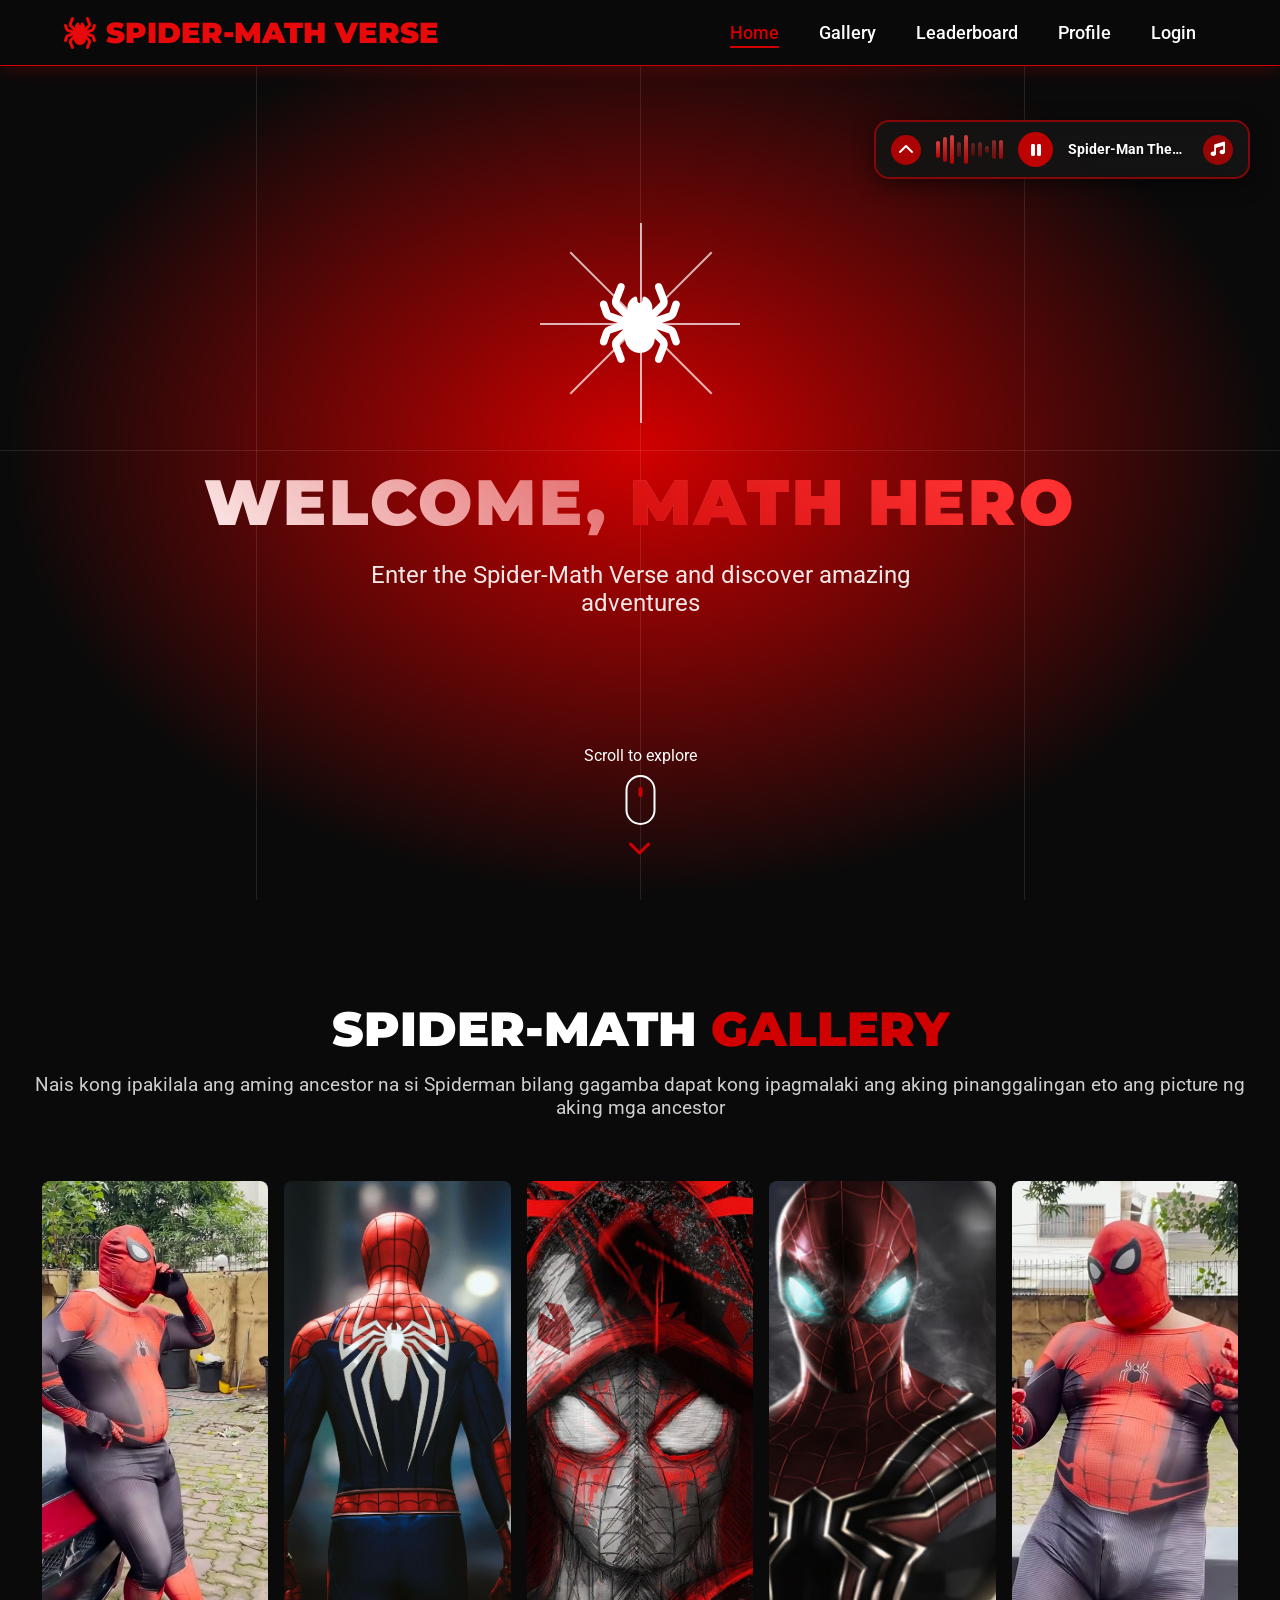
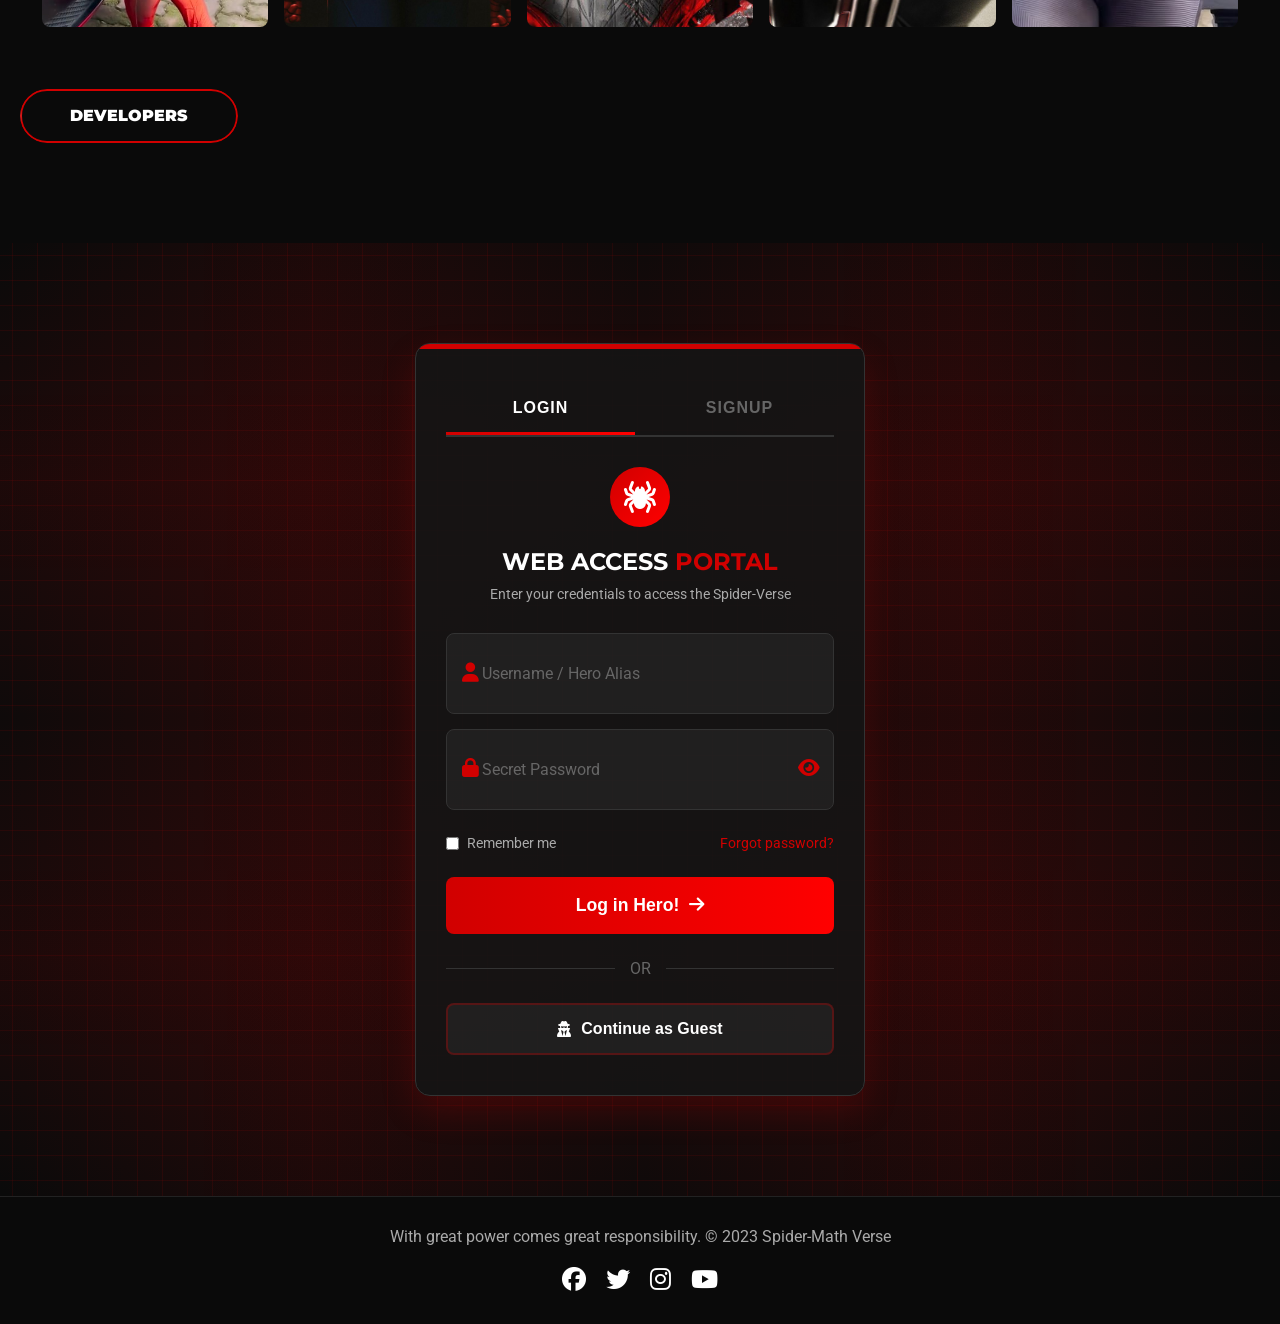
<file: index.html>
<!DOCTYPE html>
<html lang="en">
<head>
    <meta charset="UTF-8">
    <meta name="viewport" content="width=device-width, initial-scale=1.0">
    <title>Spider-Verse | Welcome Hero</title>
    <link rel="stylesheet" href="mervin.css">
    <link rel="stylesheet" href="https://cdnjs.cloudflare.com/ajax/libs/font-awesome/6.4.0/css/all.min.css">
    <link href="https://fonts.googleapis.com/css2?family=Montserrat:wght@400;700;900&family=Roboto:wght@300;400;500&display=swap" rel="stylesheet">
</head>
<body>
   <!-- Idagdag ito SA TAAS ng closing </body> tag -->
<!-- Minimizable Music Player -->
<div class="minimizable-player" id="musicPlayer">
    <!-- Minimized State (Small Control Bar) -->
    <div class="minimized-player">
        <button class="minimize-btn" id="minimizeBtn" title="Maximize">
            <i class="fas fa-chevron-up"></i>
        </button>
        <div class="mini-visualizer" id="miniVisualizer"></div>
        <button class="mini-play-btn" id="miniPlayBtn">
            <i class="fas fa-play" id="miniPlayIcon"></i>
        </button>
        <div class="mini-title" id="miniTitle">No Music</div>
        <button class="mini-load-btn" id="miniLoadBtn" title="Load Music">
            <i class="fas fa-music"></i>
        </button>
    </div>
    
    <!-- Expanded State (Full Player) -->
    <div class="expanded-player">
        <button class="expand-btn" id="expandBtn" title="Minimize">
            <i class="fas fa-chevron-down"></i>
        </button>
        
        <!-- Spectrum Container -->
        <div class="player-spectrum" id="playerSpectrum"></div>
        
        <!-- Player Card -->
        <div class="player-card">
            <button class="player-load-btn" id="playerLoadBtn" title="Load Music">
                <i class="fas fa-folder-open"></i>
            </button>
            
            <div class="player-title-container">
                <div class="player-title-text paused-text" id="playerSongTitle">Load Music...</div>
            </div>
            
            <div class="player-disc-wrapper paused" id="playerDisc">
                <div class="player-disc-container">
                    <i class="fas fa-music player-default-art"></i>
                </div>
            </div>
            
            <div class="player-controls">
                <div class="player-timeline">
                    <span id="playerCurrTime">00:00</span>
                    <div class="player-progress-bg" id="playerProgressBarBg">
                        <div class="player-progress-fill" id="playerProgressFill"></div>
                    </div>
                    <span id="playerTotalTime">00:00</span>
                </div>
                
                <div class="player-btn-row">
                    <button class="player-btn" id="playerPrevBtn">
                        <i class="fas fa-backward-step"></i>
                    </button>
                    <button class="player-play-btn" id="playerPlayBtn">
                        <i class="fas fa-play" id="playerPlayIcon"></i>
                    </button>
                    <button class="player-btn" id="playerNextBtn">
                        <i class="fas fa-forward-step"></i>
                    </button>
                </div>
            </div>
        </div>
    </div>
</div>

<!-- Hidden Input for Music Files -->
<input type="file" id="playerFileInput" multiple accept="audio/*" style="display: none;">
<audio id="playerAudio"></audio>
<audio id="playerAudio" autoplay muted></audio>
   
    <!-- Navigation Bar -->
    <nav class="main-nav">
        <div class="nav-container">
            <div class="logo">
                <i class="fas fa-spider"></i>
                <span>SPIDER-MATH VERSE</span>
            </div>
            <ul class="nav-links">
                <li><a href="#home" class="nav-link active">Home</a></li>
                <li><a href="#gallery" class="nav-link">Gallery</a></li>
                <li><a href="leaderboard.html" class="nav-link">Leaderboard</a></li>
                <li><a href="profile.html" class="nav-link">Profile</a></li>
                <li><a href="#login" class="nav-link">Login</a></li>
            </ul>
            <button class="menu-toggle">
                <i class="fas fa-bars"></i>
            </button>
        </div>
    </nav>

    <!-- Welcome Section (Page 1) -->
    <section id="home" class="welcome-section">
        <div class="welcome-overlay">
            <div class="spider-logo">
                <div class="web-line"></div>
                <div class="web-line"></div>
                <div class="web-line"></div>
                <div class="web-line"></div>
                <i class="fas fa-spider spider-icon"></i>
            </div>
            <h1 class="welcome-title">WELCOME, <span class="hero-text">MATH HERO</span></h1>
            <p class="welcome-subtitle">Enter the Spider-Math Verse and discover amazing adventures</p>
            
            <div class="scroll-indicator">
                <p>Scroll to explore</p>
                <div class="mouse">
                    <div class="wheel"></div>
                </div>
                <i class="fas fa-chevron-down"></i>
            </div>
        </div>
        
        <!-- Animated Web Background -->
        <div class="web-background">
            <div class="web-line animated"></div>
            <div class="web-line animated"></div>
            <div class="web-line animated"></div>
            <div class="web-line animated"></div>
        </div>
    </section>

    <!-- Gallery Section (Page 2) -->
    <section id="gallery" class="gallery-section">
        <div class="section-header">
            <h2>SPIDER-MATH <span>GALLERY</span></h2>
            <p>Nais kong ipakilala ang aming ancestor na si Spiderman bilang gagamba dapat kong ipagmalaki ang aking pinanggalingan eto ang picture ng aking mga ancestor  </p>
        </div>
        
        <div class="gallery-container">
            <div class="gallery">
                <div class="photo-card"><img src="images/wrecker.jpg" alt="Spider-Man 1"></div>
                <div class="photo-card"><img src="images/2.jpg" alt="Spider-Man 2"></div>
                <div class="photo-card"><img src="images/3.jpg" alt="Spider-Man 3"></div>
                <div class="photo-card"><img src="images/4.jpg" alt="Spider-Man 4"></div>
                <div class="photo-card"><img src="images/hahaha.jpg" alt="Spider-Man 5"></div>
            </div>
        </div>
        <button class="btn-17 gallery-btn" onclick="window.location.href='developer.html'">
    <span class="text-container">
        <span class="text">Developers</span>
    </span>
</button>
    </section>

    <!-- Login/Signup Section (Page 3) -->
    <section id="login" class="login-section">
        <div class="auth-container">
            <!-- Logged In State (Hidden by default) -->
            <div class="logged-in-container" id="loggedInContainer" style="display: none;">
                <div class="login-success-box">
                    <div class="success-icon">
                        <i class="fas fa-check-circle"></i>
                    </div>
                    <h2>Welcome Back, <span class="logged-username" id="loggedUsername">Hero</span>!</h2>
                    <p>You're already logged in to the Spider-Verse</p>
                    <div class="logged-in-buttons">
                        <button class="login-btn" onclick="window.location.href='spidermath-game.html'">
                            <i class="fas fa-play"></i>
                            <span>Go to Game</span>
                        </button>
                        <button class="logout-btn" onclick="handleHomeLogout()">
                            <i class="fas fa-sign-out-alt"></i>
                            <span>Logout</span>
                        </button>
                    </div>
                </div>
            </div>
            
            <!-- Login/Signup Forms (Shown by default) -->
            <div id="authFormsContainer">
            <!-- Auth Wrapper with Toggle -->
            <div class="auth-wrapper">
                <!-- Toggle Buttons -->
                <div class="auth-toggle">
                    <button class="toggle-btn active" data-form="login">
                        <span>LOGIN</span>
                    </button>
                    <button class="toggle-btn" data-form="signup">
                        <span>SIGNUP</span>
                    </button>
                </div>

                <!-- LOGIN FORM -->
                <div class="auth-form active" id="loginForm">
                    <div class="form-header">
                        <div class="form-logo">
                            <i class="fas fa-spider"></i>
                        </div>
                        <h2>WEB ACCESS <span>PORTAL</span></h2>
                        <p>Enter your credentials to access the Spider-Verse</p>
                    </div>
                    
                    <form class="form-content">
                        <div class="input-group">
                            <i class="fas fa-user"></i>
                            <input type="text" placeholder="Username / Hero Alias" id="loginUsername" required>
                        </div>
                        
                        <div class="input-group">
                            <i class="fas fa-lock"></i>
                            <input type="password" placeholder="Secret Password" id="loginPassword" required>
                            <button type="button" class="show-password" onclick="togglePassword('loginPassword')">
                                <i class="fas fa-eye"></i>
                            </button>
                        </div>
                        
                        <div class="form-options">
                            <label class="checkbox">
                                <input type="checkbox">
                                <span>Remember me</span>
                            </label>
                            <a href="#" class="forgot-link" onclick="openForgotPasswordModal(event)">Forgot password?</a>
                        </div>
                        
                        <button type="submit" class="login-btn">
                            <span>Log in Hero!</span>
                            <i class="fas fa-arrow-right"></i>
                        </button>
                        
                        <div class="divider">
                            <span>OR</span>
                        </div>
                        
                        <button type="button" class="guest-btn" onclick="continueGuest()">
                            <i class="fas fa-user-secret"></i>
                            <span>Continue as Guest</span>
                        </button>
                    </form>
                </div>

                <!-- SIGNUP FORM -->
                <div class="auth-form" id="signupForm">
                    <div class="form-header">
                        <div class="form-logo">
                            <i class="fas fa-spider"></i>
                        </div>
                        <h2>JOIN THE <span>SPIDER-VERSE</span></h2>
                        <p>Create your hero account and start your journey</p>
                    </div>
                    
                    <form class="form-content">
                        <div class="input-group">
                            <i class="fas fa-shield"></i>
                            <input type="text" placeholder="Hero Alias (Username)" id="signupUsername" required>
                        </div>
                        
                        <div class="input-group">
                            <i class="fas fa-envelope"></i>
                            <input type="email" placeholder="Hero Email" id="signupEmail" required>
                        </div>
                        
                        <div class="input-group">
                            <i class="fas fa-lock"></i>
                            <input type="password" placeholder="Create Password" id="signupPassword" required>
                            <button type="button" class="show-password" onclick="togglePassword('signupPassword')">
                                <i class="fas fa-eye"></i>
                            </button>
                        </div>

                        <div class="input-group">
                            <i class="fas fa-lock"></i>
                            <input type="password" placeholder="Confirm Password" id="confirmPassword" required>
                            <button type="button" class="show-password" onclick="togglePassword('confirmPassword')">
                                <i class="fas fa-eye"></i>
                            </button>
                        </div>

                        <div class="input-group">
                            <i class="fas fa-question-circle"></i>
                            <select id="securityQuestion" required>
                                <option value="">Select a security question</option>
                                <option value="pet">What is your pet's name?</option>
                                <option value="city">What is your birth city?</option>
                                <option value="hero">Who is your favorite superhero?</option>
                                <option value="movie">What is your favorite movie?</option>
                                <option value="color">What is your favorite color?</option>
                                <option value="school">What is your high school name?</option>
                            </select>
                        </div>

                        <div class="input-group">
                            <i class="fas fa-shield"></i>
                            <input type="text" placeholder="Answer to security question" id="securityAnswer" required>
                        </div>
                        
                        <div class="form-options">
                            <label class="checkbox">
                                <input type="checkbox" required>
                                <span>I agree to Spider-Verse Terms & Conditions</span>
                            </label>
                        </div>
                        
                        <button type="submit" class="signup-btn">
                            <span>Create Hero Account</span>
                            <i class="fas fa-bolt"></i>
                        </button>

                        <p class="switch-text">Already a hero? <a href="#" class="switch-link" onclick="switchForm('login')">Log in here</a></p>
                    </form>
                </div>
            </div>

            <!-- Forgot Password Modal -->
            <div class="modal" id="forgotPasswordModal">
                <div class="modal-content">
                    <button class="modal-close" onclick="closeForgotPasswordModal()">&times;</button>
                    
                    <div class="modal-header">
                        <h2>Reset Password 🔑</h2>
                        <p>Answer your security question to reset your password</p>
                    </div>

                    <form id="forgotPasswordForm" onsubmit="handleForgotPassword(event)">
                        <div class="input-group">
                            <i class="fas fa-user"></i>
                            <input type="text" placeholder="Enter your username" id="forgotUsername" required>
                        </div>

                        <div class="input-group">
                            <i class="fas fa-question-circle"></i>
                            <input type="text" placeholder="Security question will appear here" id="forgotSecurityQuestion" readonly>
                        </div>

                        <div class="input-group">
                            <i class="fas fa-shield"></i>
                            <input type="text" placeholder="Answer your security question" id="forgotSecurityAnswer" required>
                        </div>

                        <div class="input-group">
                            <i class="fas fa-lock"></i>
                            <input type="password" placeholder="New Password" id="forgotNewPassword" required>
                            <button type="button" class="show-password" onclick="togglePassword('forgotNewPassword')">
                                <i class="fas fa-eye"></i>
                            </button>
                        </div>

                        <div class="input-group">
                            <i class="fas fa-lock"></i>
                            <input type="password" placeholder="Confirm New Password" id="forgotConfirmPassword" required>
                            <button type="button" class="show-password" onclick="togglePassword('forgotConfirmPassword')">
                                <i class="fas fa-eye"></i>
                            </button>
                        </div>

                        <button type="submit" class="reset-password-btn">
                            <span>Reset Password</span>
                            <i class="fas fa-check"></i>
                        </button>
                    </form>
                </div>
            </div>
            </div>
        </div>
    </section>

    <!-- Footer -->
    <footer>
        <p>With great power comes great responsibility. &copy; 2023 Spider-Math Verse</p>
        <div class="social-links">
            <a href="#"><i class="fab fa-facebook"></i></a>
            <a href="#"><i class="fab fa-twitter"></i></a>
            <a href="#"><i class="fab fa-instagram"></i></a>
            <a href="https://www.youtube.com/watch?v=dQw4w9WgXcQ&list=RDdQw4w9WgXcQ&start_radio=1"><i class="fab fa-youtube"></i></a>
        </div>
    </footer>

    <script src="script.js"></script>
</body>
</html>
</file>
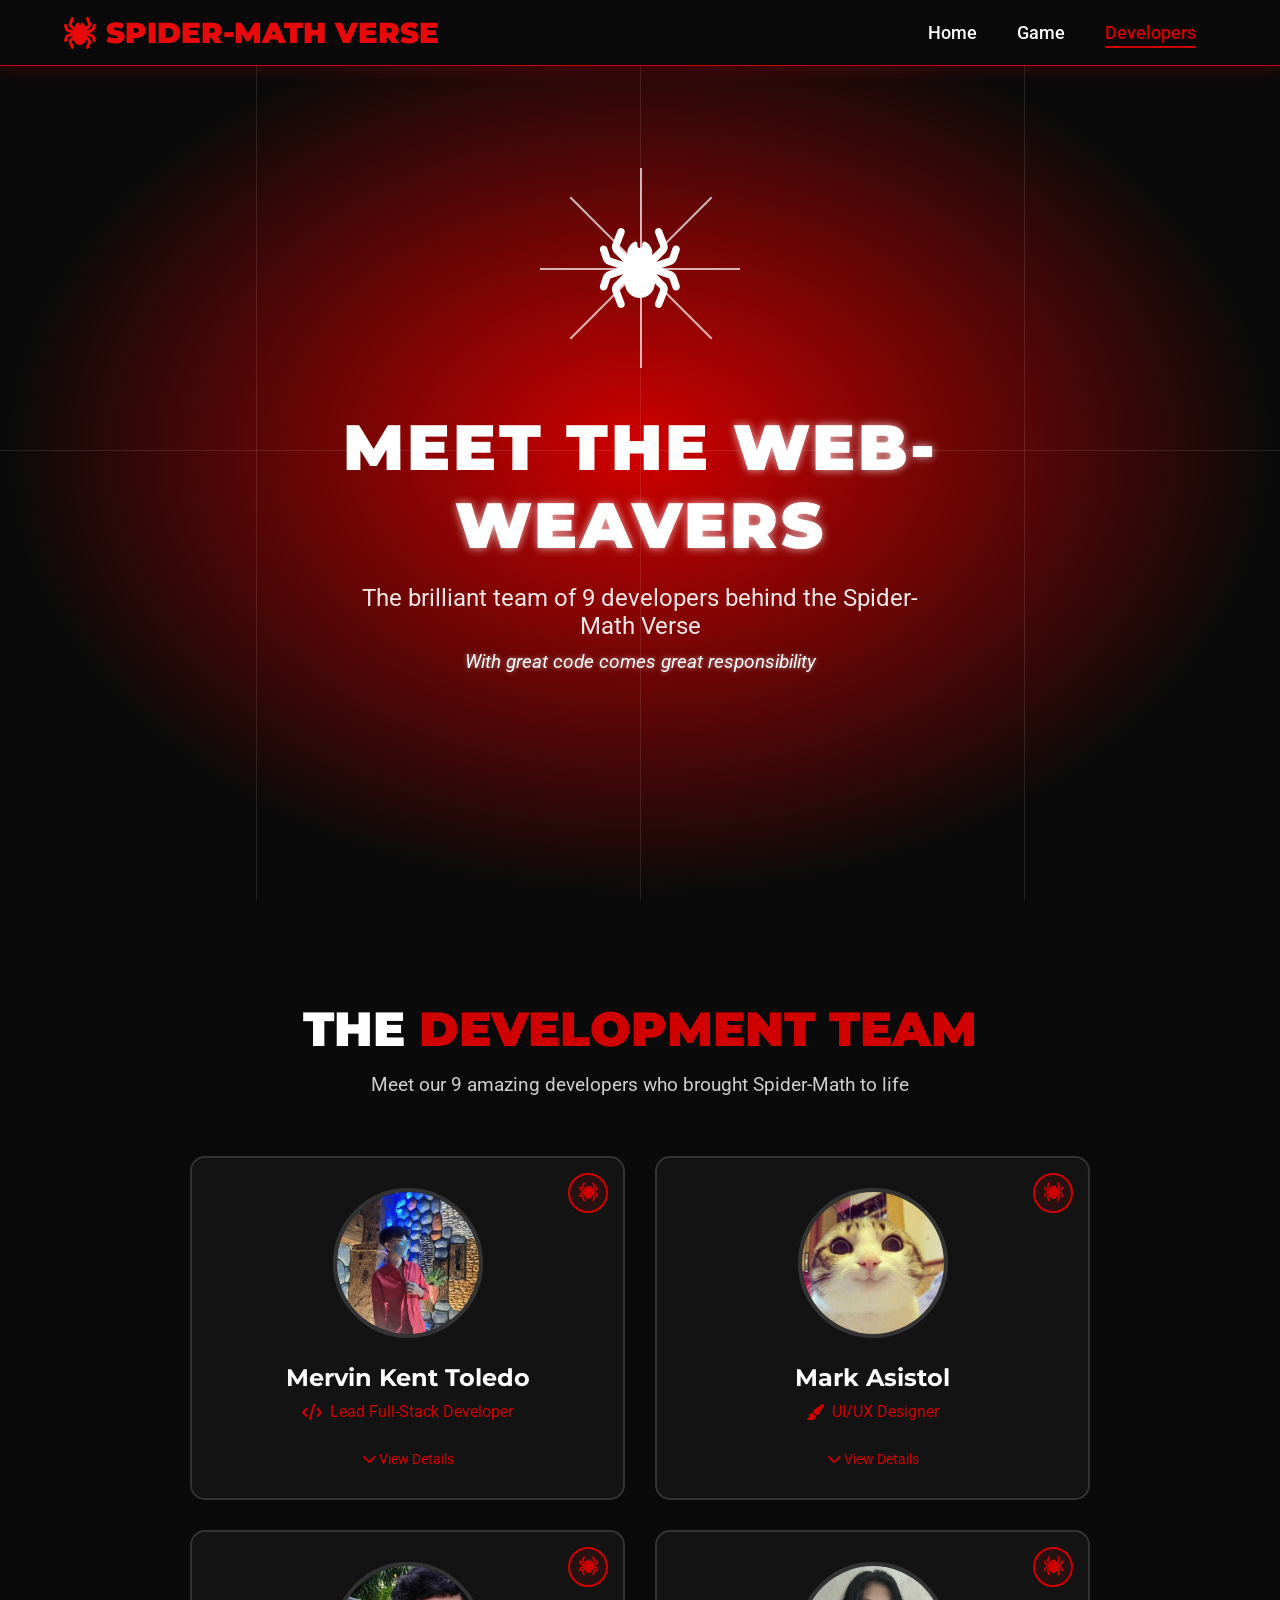
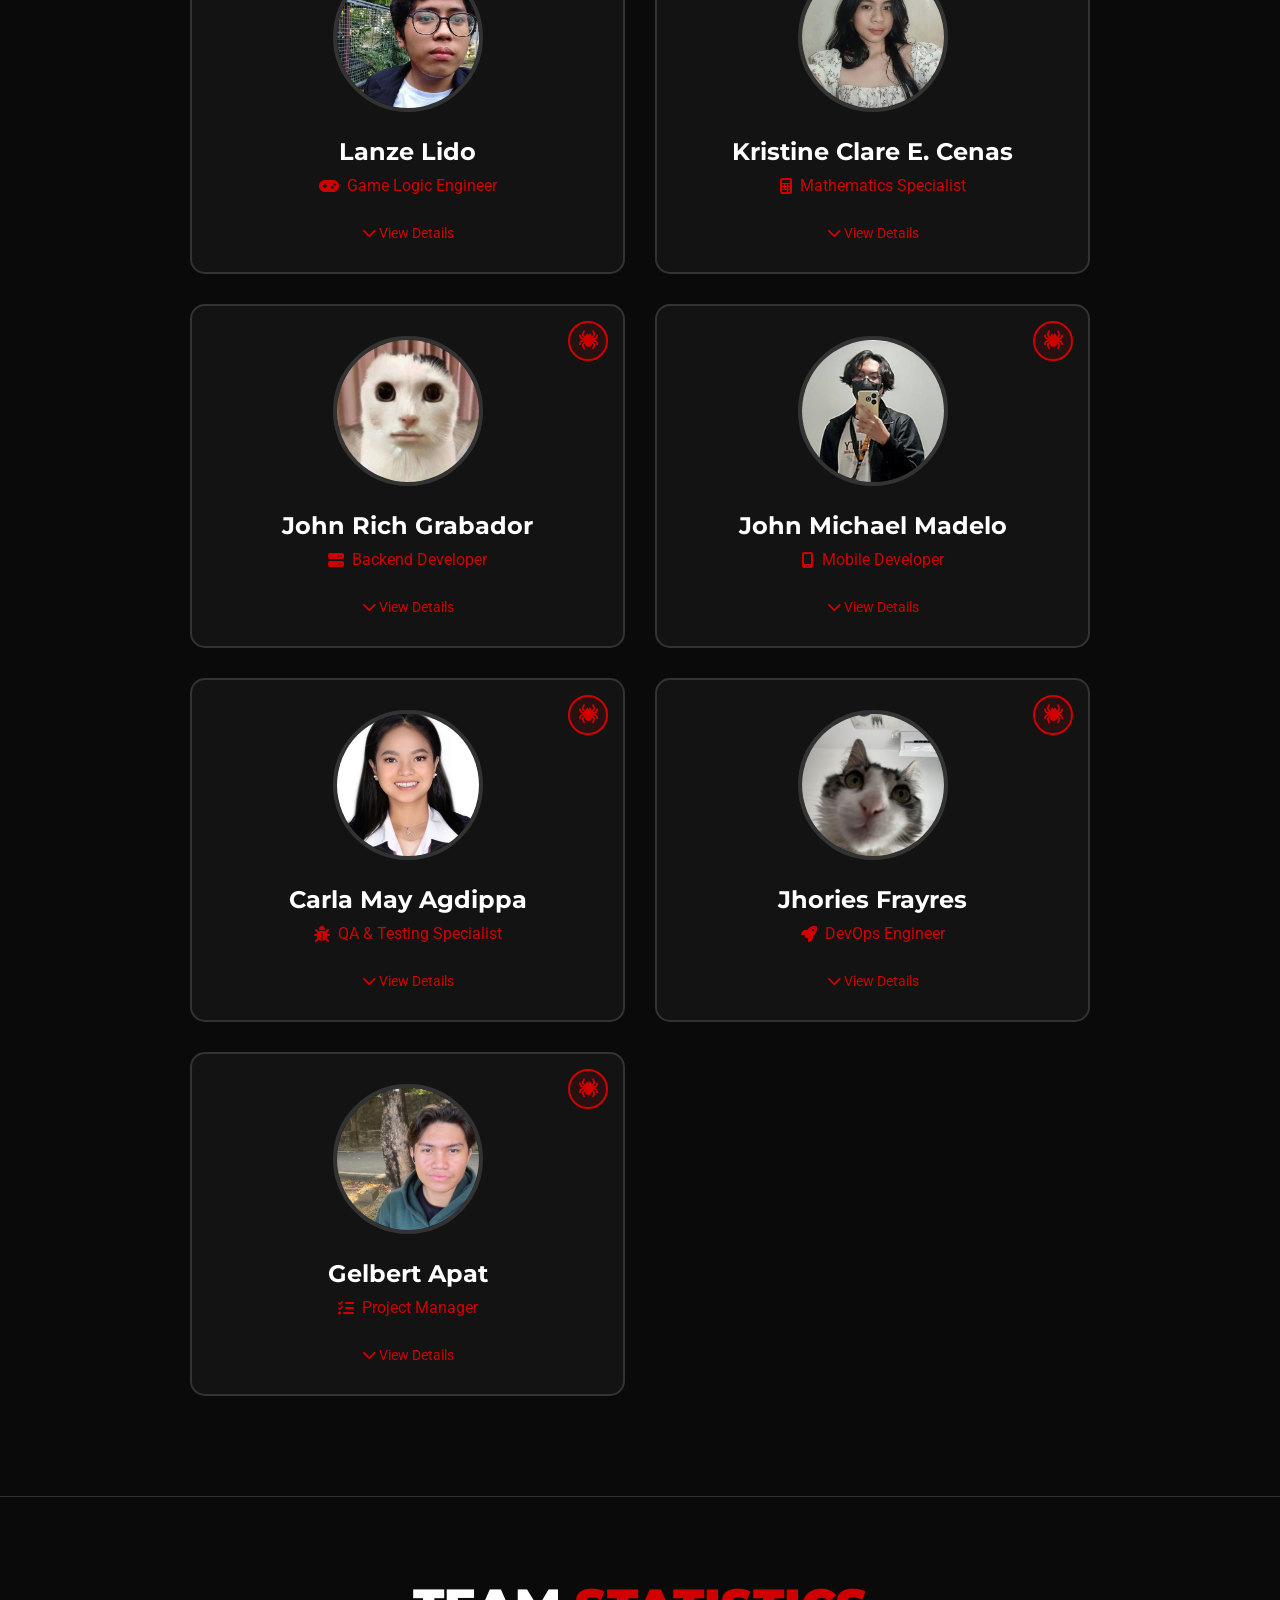
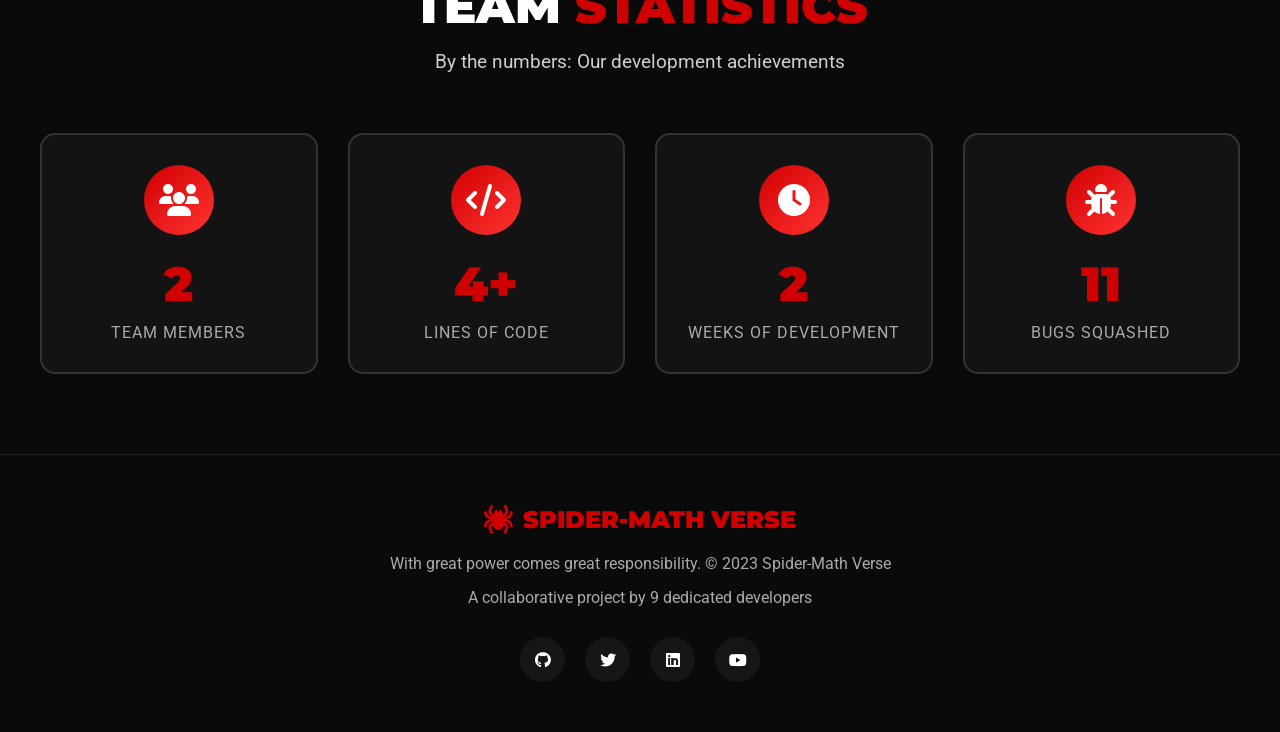
<file: developer.html>
<!DOCTYPE html>
<html lang="en">
<head>
    <meta charset="UTF-8">
    <meta name="viewport" content="width=device-width, initial-scale=1.0">
    <title>Spider-Math | Development Team</title>
    <link rel="stylesheet" href="mervin.css">
    <link rel="stylesheet" href="developer.css">
    <link rel="stylesheet" href="https://cdnjs.cloudflare.com/ajax/libs/font-awesome/6.4.0/css/all.min.css">
    <link href="https://fonts.googleapis.com/css2?family=Montserrat:wght@400;700;900&family=Roboto:wght@300;400;500&display=swap" rel="stylesheet">
</head>
<body>
    <!-- Navigation Bar -->
    <nav class="main-nav">
        <div class="nav-container">
            <div class="logo">
                <i class="fas fa-spider"></i>
                <span>SPIDER-MATH VERSE</span>
            </div>
            <ul class="nav-links">
                <li><a href="index.html" class="nav-link">Home</a></li>
                <li><a href="spidermath-game.html" class="nav-link">Game</a></li>
                <li><a href="#developers" class="nav-link active">Developers</a></li>
            </ul>
            <button class="menu-toggle">
                <i class="fas fa-bars"></i>
            </button>
        </div>
    </nav>

    <!-- Hero Section -->
    <section class="dev-hero" id="developers">
        <div class="dev-hero-content">
            <div class="spider-logo">
                <div class="web-line"></div>
                <div class="web-line"></div>
                <div class="web-line"></div>
                <div class="web-line"></div>
                <i class="fas fa-spider spider-icon"></i>
            </div>
            <h1 class="dev-title">MEET THE <span class="hero-text">WEB-WEAVERS</span></h1>
            <p class="dev-subtitle">The brilliant team of 9 developers behind the Spider-Math Verse</p>
            <p class="dev-tagline">With great code comes great responsibility</p>
        </div>
        
        <!-- Animated Web Background -->
        <div class="web-background">
            <div class="web-line animated"></div>
            <div class="web-line animated"></div>
            <div class="web-line animated"></div>
            <div class="web-line animated"></div>
        </div>
    </section>

    <!-- Development Team Section -->
    <section class="team-section">
        <div class="section-header">
            <h2>THE <span>DEVELOPMENT TEAM</span></h2>
            <p>Meet our 9 amazing developers who brought Spider-Math to life</p>
        </div>
        
        <div class="team-container">
            <!-- Developer 1 -->
            <div class="team-card">
                <div class="member-photo">
                    <img src="images/mervin.jpg" alt="Lead Developer">
                    <div class="web-frame"></div>
                </div>
                <div class="member-info">
                    <h3>Mervin Kent Toledo</h3>
                    <p class="member-role"><i class="fas fa-code"></i> Lead Full-Stack Developer</p>
                    <p class="member-bio">The original web-weaver. Peter combines his passion for mathematics with cutting-edge web technologies to create amazing educational experiences.</p>
                    <div class="member-skills">
                        <span class="skill-tag">HTML5</span>
                        <span class="skill-tag">CSS3</span>
                        <span class="skill-tag">JavaScript</span>
                        <span class="skill-tag">React</span>
                    </div>
                    <div class="member-contact">
                        <a href="#" class="social-link"><i class="fab fa-github"></i></a>
                        <a href="#" class="social-link"><i class="fab fa-linkedin"></i></a>
                        <a href="#" class="social-link"><i class="fab fa-twitter"></i></a>
                    </div>
                </div>
                <div class="spider-badge">
                    <i class="fas fa-spider"></i>
                </div>
            </div>
            
            <!-- Developer 2 -->
            <div class="team-card">
                <div class="member-photo">
                    <img src="images/asistol.jpg" alt="UI/UX Designer">
                    <div class="web-frame"></div>
                </div>
                <div class="member-info">
                    <h3>Mark Asistol</h3>
                    <p class="member-role"><i class="fas fa-paint-brush"></i> UI/UX Designer</p>
                    <p class="member-bio">Creates beautiful, intuitive interfaces that make learning math feel like an adventure. Every pixel is placed with purpose.</p>
                    <div class="member-skills">
                        <span class="skill-tag">UI/UX Design</span>
                        <span class="skill-tag">Figma</span>
                        <span class="skill-tag">Adobe Creative</span>
                        <span class="skill-tag">Animation</span>
                    </div>
                    <div class="member-contact">
                        <a href="#" class="social-link"><i class="fab fa-dribbble"></i></a>
                        <a href="#" class="social-link"><i class="fab fa-behance"></i></a>
                        <a href="#" class="social-link"><i class="fab fa-instagram"></i></a>
                    </div>
                </div>
                <div class="spider-badge">
                    <i class="fas fa-spider"></i>
                </div>
            </div>
            
            <!-- Developer 3 -->
            <div class="team-card">
                <div class="member-photo">
                    <img src="images/lido.jpg" alt="Game Developer">
                    <div class="web-frame"></div>
                </div>
                <div class="member-info">
                    <h3>Lanze Lido</h3>
                    <p class="member-role"><i class="fas fa-gamepad"></i> Game Logic Engineer</p>
                    <p class="member-bio">Brings the math to life with engaging gameplay mechanics, scoring systems, and interactive challenges.</p>
                    <div class="member-skills">
                        <span class="skill-tag">Game Design</span>
                        <span class="skill-tag">Algorithm</span>
                        <span class="skill-tag">Physics Engine</span>
                        <span class="skill-tag">AI Logic</span>
                    </div>
                    <div class="member-contact">
                        <a href="#" class="social-link"><i class="fab fa-unity"></i></a>
                        <a href="#" class="social-link"><i class="fab fa-github"></i></a>
                        <a href="#" class="social-link"><i class="fab fa-youtube"></i></a>
                    </div>
                </div>
                <div class="spider-badge">
                    <i class="fas fa-spider"></i>
                </div>
            </div>
            
            <!-- Developer 4 -->
            <div class="team-card">
                <div class="member-photo">
                    <img src="images/cenas.jpg" alt="Math Specialist">
                    <div class="web-frame"></div>
                </div>
                <div class="member-info">
                    <h3>Kristine Clare E. Cenas</h3>
                    <p class="member-role"><i class="fas fa-calculator"></i> Mathematics Specialist</p>
                    <p class="member-bio">Ensures all mathematical concepts are accurate, age-appropriate, and aligned with educational standards.</p>
                    <div class="member-skills">
                        <span class="skill-tag">Mathematics</span>
                        <span class="skill-tag">Education</span>
                        <span class="skill-tag">Curriculum</span>
                        <span class="skill-tag">Pedagogy</span>
                    </div>
                    <div class="member-contact">
                        <a href="#" class="social-link"><i class="fas fa-graduation-cap"></i></a>
                        <a href="#" class="social-link"><i class="fab fa-researchgate"></i></a>
                        <a href="#" class="social-link"><i class="fas fa-book"></i></a>
                    </div>
                </div>
                <div class="spider-badge">
                    <i class="fas fa-spider"></i>
                </div>
            </div>
            
            <!-- Developer 5 -->
            <div class="team-card">
                <div class="member-photo">
                    <img src="images/gabrador.jpg" alt="Backend Developer">
                    <div class="web-frame"></div>
                </div>
                <div class="member-info">
                    <h3>John Rich Grabador</h3>
                    <p class="member-role"><i class="fas fa-server"></i> Backend Developer</p>
                    <p class="member-bio">Builds robust server infrastructure and APIs that power the Spider-Math platform.</p>
                    <div class="member-skills">
                        <span class="skill-tag">Node.js</span>
                        <span class="skill-tag">Python</span>
                        <span class="skill-tag">Database</span>
                        <span class="skill-tag">API</span>
                    </div>
                    <div class="member-contact">
                        <a href="#" class="social-link"><i class="fab fa-github"></i></a>
                        <a href="#" class="social-link"><i class="fab fa-stack-overflow"></i></a>
                        <a href="#" class="social-link"><i class="fab fa-dev"></i></a>
                    </div>
                </div>
                <div class="spider-badge">
                    <i class="fas fa-spider"></i>
                </div>
            </div>
            
            <!-- Developer 6 -->
            <div class="team-card">
                <div class="member-photo">
                    <img src="images/madelo.jpg" alt="Mobile Developer">
                    <div class="web-frame"></div>
                </div>
                <div class="member-info">
                    <h3>John Michael Madelo</h3>
                    <p class="member-role"><i class="fas fa-mobile-alt"></i> Mobile Developer</p>
                    <p class="member-bio">Ensures Spider-Math works flawlessly on all mobile devices with responsive design.</p>
                    <div class="member-skills">
                        <span class="skill-tag">React Native</span>
                        <span class="skill-tag">iOS</span>
                        <span class="skill-tag">Android</span>
                        <span class="skill-tag">PWA</span>
                    </div>
                    <div class="member-contact">
                        <a href="#" class="social-link"><i class="fab fa-apple"></i></a>
                        <a href="#" class="social-link"><i class="fab fa-android"></i></a>
                        <a href="#" class="social-link"><i class="fab fa-react"></i></a>
                    </div>
                </div>
                <div class="spider-badge">
                    <i class="fas fa-spider"></i>
                </div>
            </div>
            
            <!-- Developer 7 -->
            <div class="team-card">
                <div class="member-photo">
                    <img src="images/carla.jpg" alt="QA Tester">
                    <div class="web-frame"></div>
                </div>
                <div class="member-info">
                    <h3>Carla May Agdippa</h3>
                    <p class="member-role"><i class="fas fa-bug"></i> QA & Testing Specialist</p>
                    <p class="member-bio">Hunts down bugs and ensures the highest quality standards for the Spider-Math experience.</p>
                    <div class="member-skills">
                        <span class="skill-tag">Testing</span>
                        <span class="skill-tag">QA</span>
                        <span class="skill-tag">Automation</span>
                        <span class="skill-tag">Debugging</span>
                    </div>
                    <div class="member-contact">
                        <a href="#" class="social-link"><i class="fas fa-search"></i></a>
                        <a href="#" class="social-link"><i class="fas fa-check-circle"></i></a>
                        <a href="#" class="social-link"><i class="fas fa-tools"></i></a>
                    </div>
                </div>
                <div class="spider-badge">
                    <i class="fas fa-spider"></i>
                </div>
            </div>
            
            <!-- Developer 8 -->
            <div class="team-card">
                <div class="member-photo">
                    <img src="images/frayres.jpeg" alt="DevOps Engineer">
                    <div class="web-frame"></div>
                </div>
                <div class="member-info">
                    <h3>Jhories Frayres</h3>
                    <p class="member-role"><i class="fas fa-rocket"></i> DevOps Engineer</p>
                    <p class="member-bio">Manages deployment, CI/CD pipelines, and ensures the platform runs smoothly at scale.</p>
                    <div class="member-skills">
                        <span class="skill-tag">DevOps</span>
                        <span class="skill-tag">Docker</span>
                        <span class="skill-tag">AWS</span>
                        <span class="skill-tag">CI/CD</span>
                    </div>
                    <div class="member-contact">
                        <a href="#" class="social-link"><i class="fab fa-docker"></i></a>
                        <a href="#" class="social-link"><i class="fab fa-aws"></i></a>
                        <a href="#" class="social-link"><i class="fab fa-jenkins"></i></a>
                    </div>
                </div>
                <div class="spider-badge">
                    <i class="fas fa-spider"></i>
                </div>
            </div>
            
            <!-- Developer 9 -->
            <div class="team-card">
                <div class="member-photo">
                    <img src="images/apat.jpg" alt="Project Manager">
                    <div class="web-frame"></div>
                </div>
                <div class="member-info">
                    <h3>Gelbert Apat</h3>
                    <p class="member-role"><i class="fas fa-tasks"></i> Project Manager</p>
                    <p class="member-bio">Coordinates the team, manages timelines, and ensures the project stays on track and within scope.</p>
                    <div class="member-skills">
                        <span class="skill-tag">Project Management</span>
                        <span class="skill-tag">Agile</span>
                        <span class="skill-tag">Scrum</span>
                        <span class="skill-tag">Leadership</span>
                    </div>
                    <div class="member-contact">
                        <a href="#" class="social-link"><i class="fas fa-calendar-alt"></i></a>
                        <a href="#" class="social-link"><i class="fas fa-chart-line"></i></a>
                        <a href="#" class="social-link"><i class="fas fa-users"></i></a>
                    </div>
                </div>
                <div class="spider-badge">
                    <i class="fas fa-spider"></i>
                </div>
            </div>
        </div>
    </section>

    <!-- Team Stats Section -->
    <section class="stats-section">
        <div class="section-header">
            <h2>TEAM <span>STATISTICS</span></h2>
            <p>By the numbers: Our development achievements</p>
        </div>
        
        <div class="stats-container">
            <div class="stat-item">
                <div class="stat-icon">
                    <i class="fas fa-users"></i>
                </div>
                <div class="stat-number">9</div>
                <div class="stat-label">Team Members</div>
            </div>
            
            <div class="stat-item">
                <div class="stat-icon">
                    <i class="fas fa-code"></i>
                </div>
                <div class="stat-number">15K+</div>
                <div class="stat-label">Lines of Code</div>
            </div>
            
            <div class="stat-item">
                <div class="stat-icon">
                    <i class="fas fa-clock"></i>
                </div>
                <div class="stat-number">8</div>
                <div class="stat-label">Weeks of Development</div>
            </div>
            
            <div class="stat-item">
                <div class="stat-icon">
                    <i class="fas fa-bug"></i>
                </div>
                <div class="stat-number">42</div>
                <div class="stat-label">Bugs Squashed</div>
            </div>
        </div>
    </section>

    <!-- Footer -->
    <footer>
        <div class="footer-content">
            <div class="footer-logo">
                <i class="fas fa-spider"></i>
                <span>SPIDER-MATH VERSE</span>
            </div>
            <p>With great power comes great responsibility. &copy; 2023 Spider-Math Verse</p>
            <p>A collaborative project by 9 dedicated developers</p>
            <div class="footer-social">
                <a href="#"><i class="fab fa-github"></i></a>
                <a href="#"><i class="fab fa-twitter"></i></a>
                <a href="#"><i class="fab fa-linkedin"></i></a>
                <a href="#"><i class="fab fa-youtube"></i></a>
            </div>
        </div>
    </footer>

    <script src="script.js"></script>
    <script src="developer.js"></script>
</body>
</html>
</file>
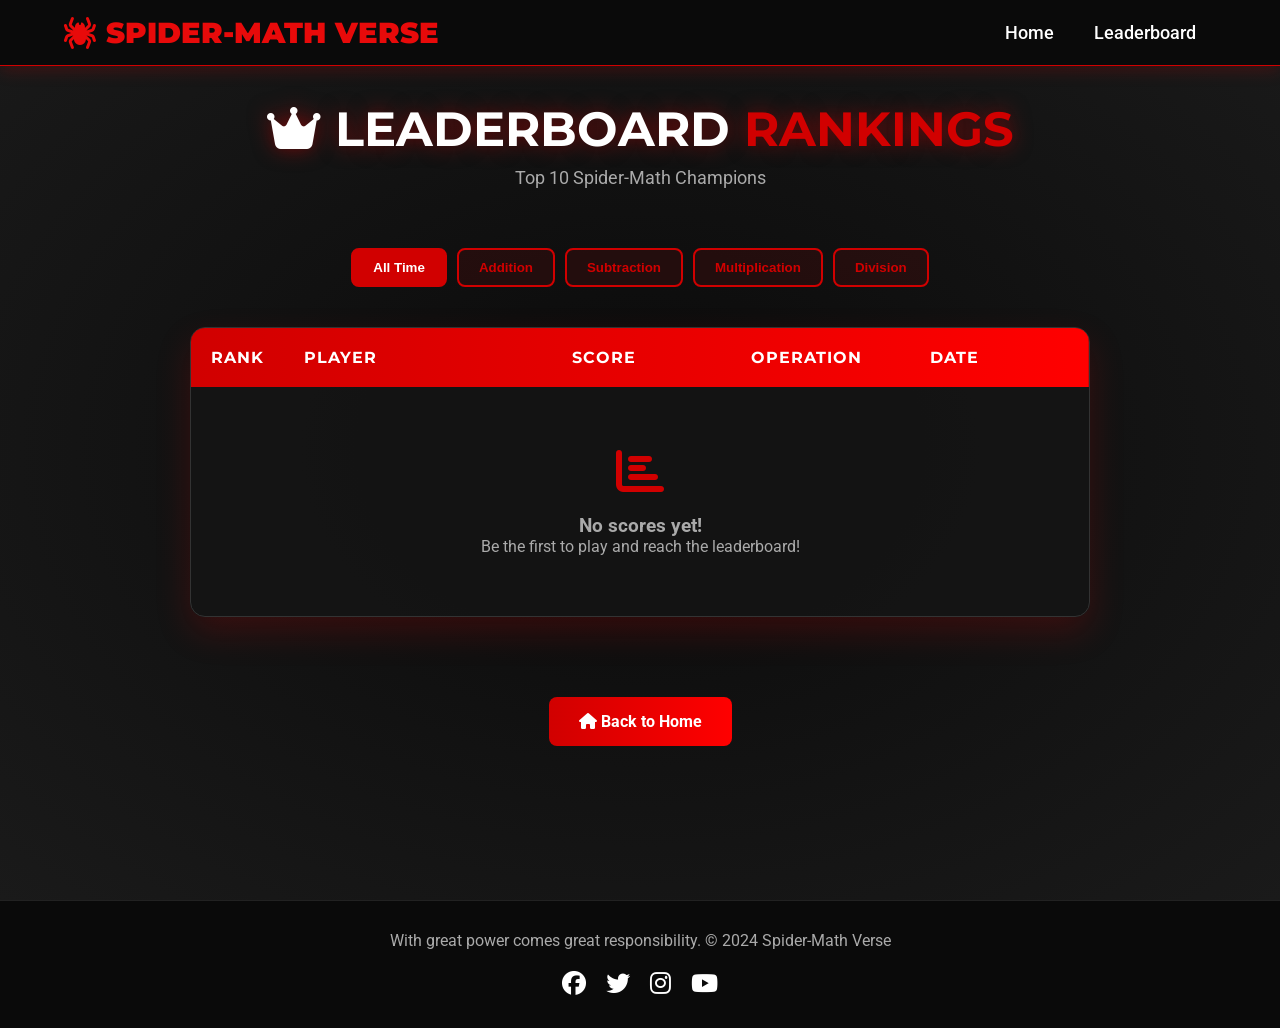
<file: leaderboard.html>
<!DOCTYPE html>
<html lang="en">
<head>
    <meta charset="UTF-8">
    <meta name="viewport" content="width=device-width, initial-scale=1.0">
    <title>Leaderboard | Spider-Math Verse</title>
    <link rel="stylesheet" href="mervin.css">
    <link rel="stylesheet" href="https://cdnjs.cloudflare.com/ajax/libs/font-awesome/6.4.0/css/all.min.css">
    <link href="https://fonts.googleapis.com/css2?family=Montserrat:wght@400;700;900&family=Roboto:wght@300;400;500&display=swap" rel="stylesheet">
    <style>
        /* Leaderboard Styles */
        .leaderboard-section {
            min-height: 100vh;
            padding: 100px 20px 50px;
            background: radial-gradient(ellipse at center, #0a0a0a 0%, #1a1a1a 100%);
            position: relative;
        }

        .leaderboard-header {
            text-align: center;
            margin-bottom: 60px;
        }

        .leaderboard-header h1 {
            font-family: 'Montserrat', sans-serif;
            font-size: 3rem;
            margin-bottom: 10px;
            color: #fff;
            text-shadow: 0 0 20px rgba(209, 0, 0, 0.5);
        }

        .leaderboard-header h1 span {
            color: #d10000;
        }

        .leaderboard-header p {
            color: #aaa;
            font-size: 1.1rem;
        }

        /* Filters */
        .leaderboard-filters {
            display: flex;
            justify-content: center;
            gap: 10px;
            margin-bottom: 40px;
            flex-wrap: wrap;
        }

        .filter-btn {
            background: rgba(209, 0, 0, 0.1);
            border: 2px solid #d10000;
            color: #d10000;
            padding: 10px 20px;
            border-radius: 8px;
            cursor: pointer;
            font-weight: bold;
            transition: all 0.3s;
        }

        .filter-btn.active {
            background: #d10000;
            color: #fff;
        }

        .filter-btn:hover {
            transform: translateY(-2px);
            box-shadow: 0 5px 15px rgba(209, 0, 0, 0.3);
        }

        /* Leaderboard Table */
        .leaderboard-container {
            max-width: 900px;
            margin: 0 auto;
            background: rgba(20, 20, 20, 0.9);
            border-radius: 15px;
            overflow: hidden;
            border: 1px solid #333;
            box-shadow: 0 15px 35px rgba(209, 0, 0, 0.2);
        }

        .leaderboard-table {
            width: 100%;
            border-collapse: collapse;
        }

        .leaderboard-table thead {
            background: linear-gradient(90deg, #d10000, #ff0000);
            color: #fff;
        }

        .leaderboard-table th {
            padding: 20px;
            text-align: left;
            font-family: 'Montserrat', sans-serif;
            font-weight: bold;
            text-transform: uppercase;
            letter-spacing: 1px;
        }

        .leaderboard-table td {
            padding: 15px 20px;
            border-bottom: 1px solid #333;
            color: #fff;
        }

        .leaderboard-table tbody tr {
            transition: background 0.3s;
        }

        .leaderboard-table tbody tr:hover {
            background: rgba(209, 0, 0, 0.1);
        }

        .leaderboard-table tbody tr.top-1 {
            background: rgba(255, 215, 0, 0.1);
            border-left: 4px solid #FFD700;
        }

        .leaderboard-table tbody tr.top-2 {
            background: rgba(192, 192, 192, 0.1);
            border-left: 4px solid #C0C0C0;
        }

        .leaderboard-table tbody tr.top-3 {
            background: rgba(205, 127, 50, 0.1);
            border-left: 4px solid #CD7F32;
        }

        .rank {
            font-weight: bold;
            font-size: 1.2rem;
            color: #d10000;
        }

        .rank-badge {
            display: inline-block;
            width: 35px;
            height: 35px;
            border-radius: 50%;
            display: flex;
            align-items: center;
            justify-content: center;
            font-weight: bold;
            color: #fff;
            margin-right: 10px;
        }

        .rank-1 {
            background: #FFD700;
            color: #000;
        }

        .rank-2 {
            background: #C0C0C0;
            color: #000;
        }

        .rank-3 {
            background: #CD7F32;
        }

        .player-name {
            font-weight: bold;
            color: #fff;
        }

        .score {
            font-size: 1.1rem;
            color: #d10000;
            font-weight: bold;
        }

        .operation-badge {
            display: inline-block;
            padding: 5px 10px;
            background: rgba(209, 0, 0, 0.2);
            border: 1px solid #d10000;
            border-radius: 5px;
            font-size: 0.85rem;
            color: #d10000;
            font-weight: bold;
        }

        .no-data {
            text-align: center;
            padding: 60px 20px;
            color: #aaa;
        }

        .no-data i {
            font-size: 3rem;
            margin-bottom: 20px;
            color: #d10000;
        }

        /* Back Button */
        .back-to-game {
            display: inline-block;
            margin-top: 30px;
            padding: 15px 30px;
            background: linear-gradient(90deg, #d10000, #ff0000);
            color: #fff;
            text-decoration: none;
            border-radius: 8px;
            font-weight: bold;
            transition: transform 0.3s;
            text-align: center;
        }

        .back-to-game:hover {
            transform: translateY(-3px);
            box-shadow: 0 10px 20px rgba(209, 0, 0, 0.3);
        }

        @media (max-width: 768px) {
            .leaderboard-header h1 {
                font-size: 2rem;
            }

            .leaderboard-table th,
            .leaderboard-table td {
                padding: 10px;
                font-size: 0.9rem;
            }
        }
    </style>
</head>
<body>
    <!-- Navigation Bar -->
    <nav class="main-nav">
        <div class="nav-container">
            <div class="logo">
                <i class="fas fa-spider"></i>
                <span>SPIDER-MATH VERSE</span>
            </div>
            <ul class="nav-links">
                <li><a href="index.html" class="nav-link">Home</a></li>
                <li><a href="spidermath-game.html" class="nav-link" id="gameLink" style="display: none;">Game</a></li>
                <li><a href="leaderboard.html" class="nav-link active">Leaderboard</a></li>
                <li><a href="profile.html" class="nav-link" id="profileLink" style="display: none;">Profile</a></li>
                <li><a href="index.html" class="nav-link" id="logoutLink" style="display: none;" onclick="handleLeaderboardLogout()">Logout</a></li>
            </ul>
            <button class="menu-toggle">
                <i class="fas fa-bars"></i>
            </button>
        </div>
    </nav>

    <!-- Leaderboard Section -->
    <section class="leaderboard-section">
        <div class="leaderboard-header">
            <h1><i class="fas fa-crown"></i> LEADERBOARD <span>RANKINGS</span></h1>
            <p>Top 10 Spider-Math Champions</p>
        </div>

        <!-- Filters -->
        <div class="leaderboard-filters">
            <button class="filter-btn active" data-filter="all">All Time</button>
            <button class="filter-btn" data-filter="addition">Addition</button>
            <button class="filter-btn" data-filter="subtraction">Subtraction</button>
            <button class="filter-btn" data-filter="multiplication">Multiplication</button>
            <button class="filter-btn" data-filter="division">Division</button>
        </div>

        <!-- Leaderboard Table -->
        <div class="leaderboard-container">
            <table class="leaderboard-table">
                <thead>
                    <tr>
                        <th style="width: 10%;">Rank</th>
                        <th style="width: 30%;">Player</th>
                        <th style="width: 20%;">Score</th>
                        <th style="width: 20%;">Operation</th>
                        <th style="width: 20%;">Date</th>
                    </tr>
                </thead>
                <tbody id="leaderboardBody">
                    <!-- Populated by JavaScript -->
                </tbody>
            </table>
            <div id="noData" class="no-data" style="display: none;">
                <i class="fas fa-chart-bar"></i>
                <h3>No scores yet!</h3>
                <p>Be the first to play and reach the leaderboard!</p>
            </div>
        </div>

        <div style="text-align: center; margin-top: 50px;">
            <a href="spidermath-game.html" class="back-to-game" id="backToGameBtn" style="display: none;">
                <i class="fas fa-play"></i> Back to Game
            </a>
            <a href="index.html" class="back-to-game">
                <i class="fas fa-home"></i> Back to Home
            </a>
        </div>
    </section>

    <!-- Footer -->
    <footer>
        <p>With great power comes great responsibility. &copy; 2024 Spider-Math Verse</p>
        <div class="social-links">
            <a href="#"><i class="fab fa-facebook"></i></a>
            <a href="#"><i class="fab fa-twitter"></i></a>
            <a href="#"><i class="fab fa-instagram"></i></a>
            <a href="#"><i class="fab fa-youtube"></i></a>
        </div>
    </footer>

    <script src="script.js"></script>
    <script src="leaderboard.js"></script>
</body>
</html>
</file>
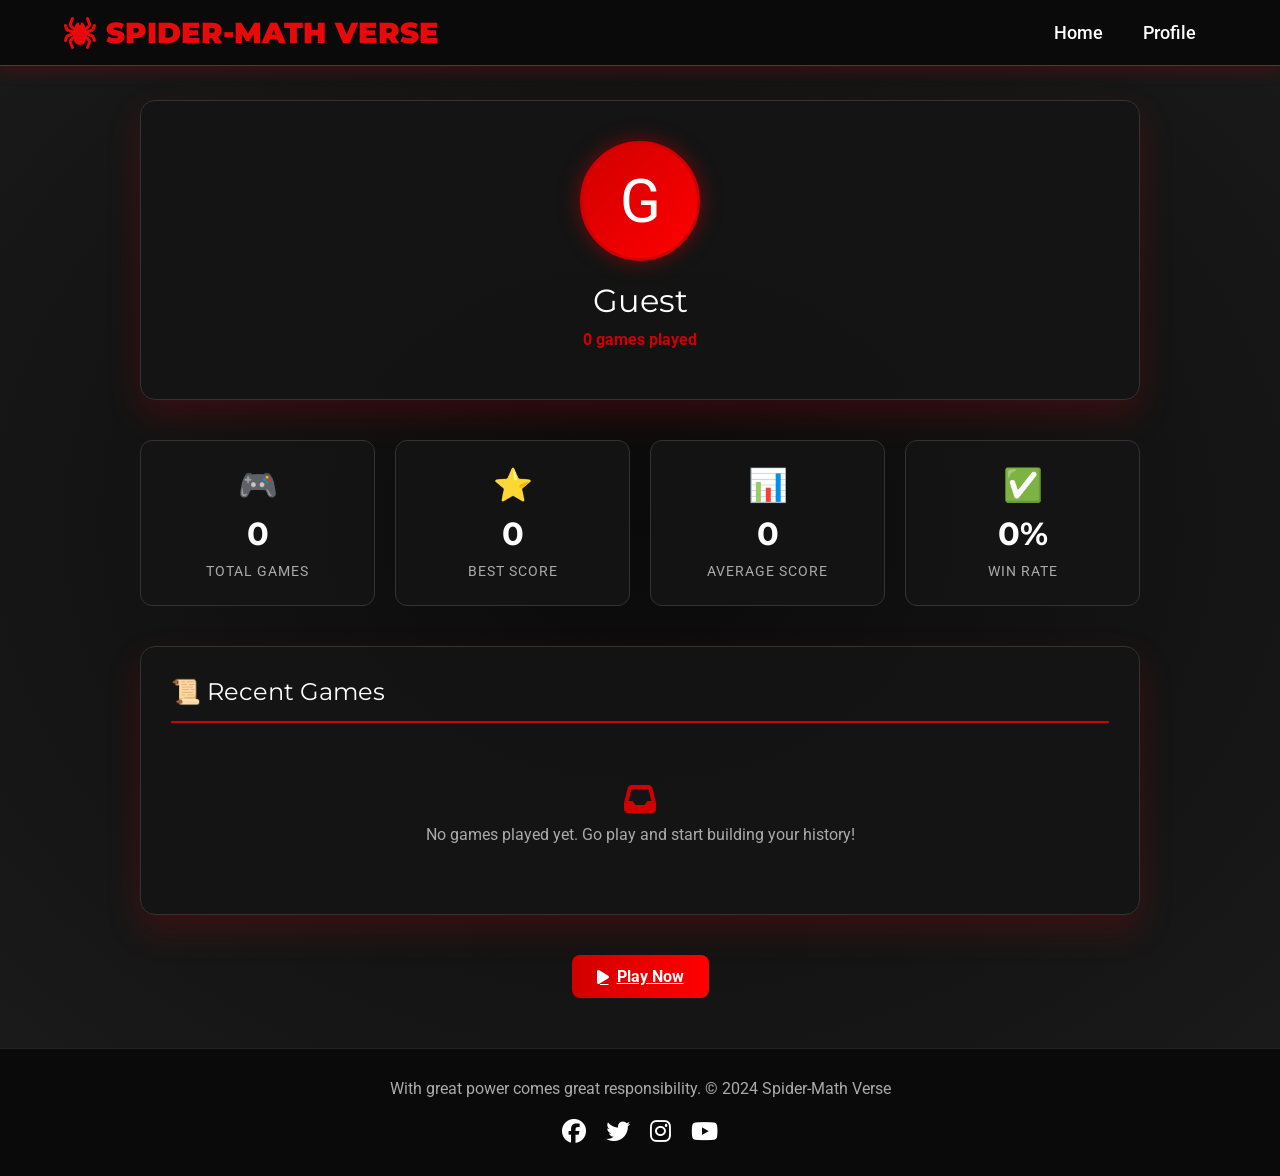
<file: profile.html>
<!DOCTYPE html>
<html lang="en">
<head>
    <meta charset="UTF-8">
    <meta name="viewport" content="width=device-width, initial-scale=1.0">
    <title>Profile | Spider-Math Verse</title>
    <link rel="stylesheet" href="mervin.css">
    <link rel="stylesheet" href="https://cdnjs.cloudflare.com/ajax/libs/font-awesome/6.4.0/css/all.min.css">
    <link href="https://fonts.googleapis.com/css2?family=Montserrat:wght@400;700;900&family=Roboto:wght@300;400;500&display=swap" rel="stylesheet">
    <style>
        .profile-section {
            min-height: 100vh;
            padding: 100px 20px 50px;
            background: radial-gradient(ellipse at center, #0a0a0a 0%, #1a1a1a 100%);
            position: relative;
        }

        .profile-container {
            max-width: 1000px;
            margin: 0 auto;
        }

        .profile-header {
            background: rgba(20, 20, 20, 0.9);
            border-radius: 15px;
            padding: 40px;
            text-align: center;
            border: 1px solid #333;
            margin-bottom: 40px;
            box-shadow: 0 15px 35px rgba(209, 0, 0, 0.2);
        }

        .profile-avatar {
            width: 120px;
            height: 120px;
            background: linear-gradient(135deg, #d10000, #ff0000);
            border-radius: 50%;
            display: flex;
            align-items: center;
            justify-content: center;
            font-size: 60px;
            margin: 0 auto 20px;
            border: 3px solid #d10000;
            box-shadow: 0 0 20px rgba(209, 0, 0, 0.5);
        }

        .profile-name {
            font-family: 'Montserrat', sans-serif;
            font-size: 2rem;
            margin: 20px 0 10px;
            color: #fff;
        }

        .profile-status {
            color: #d10000;
            font-weight: bold;
            margin-bottom: 10px;
        }

        .profile-date {
            color: #aaa;
            font-size: 0.9rem;
        }

        .stats-grid {
            display: grid;
            grid-template-columns: repeat(auto-fit, minmax(200px, 1fr));
            gap: 20px;
            margin-bottom: 40px;
        }

        .stat-card {
            background: rgba(20, 20, 20, 0.9);
            border: 1px solid #333;
            border-radius: 12px;
            padding: 25px;
            text-align: center;
            transition: transform 0.3s;
        }

        .stat-card:hover {
            transform: translateY(-5px);
            border-color: #d10000;
            box-shadow: 0 10px 25px rgba(209, 0, 0, 0.2);
        }

        .stat-icon {
            font-size: 2rem;
            color: #d10000;
            margin-bottom: 10px;
        }

        .stat-value {
            font-family: 'Montserrat', sans-serif;
            font-size: 2rem;
            font-weight: bold;
            color: #fff;
            margin: 10px 0;
        }

        .stat-label {
            color: #aaa;
            font-size: 0.9rem;
            text-transform: uppercase;
            letter-spacing: 1px;
        }

        /* Game History */
        .history-section {
            background: rgba(20, 20, 20, 0.9);
            border-radius: 15px;
            padding: 30px;
            border: 1px solid #333;
            box-shadow: 0 15px 35px rgba(209, 0, 0, 0.2);
        }

        .history-title {
            font-family: 'Montserrat', sans-serif;
            font-size: 1.5rem;
            margin-bottom: 20px;
            color: #fff;
            border-bottom: 2px solid #d10000;
            padding-bottom: 15px;
        }

        .history-list {
            display: flex;
            flex-direction: column;
            gap: 15px;
        }

        .history-item {
            background: rgba(255, 255, 255, 0.05);
            border-left: 3px solid #d10000;
            padding: 15px;
            border-radius: 8px;
            display: flex;
            justify-content: space-between;
            align-items: center;
            transition: background 0.3s;
        }

        .history-item:hover {
            background: rgba(255, 255, 255, 0.08);
        }

        .history-info {
            flex: 1;
        }

        .history-game {
            color: #fff;
            font-weight: bold;
            margin-bottom: 5px;
        }

        .history-meta {
            color: #aaa;
            font-size: 0.85rem;
        }

        .history-score {
            font-size: 1.3rem;
            font-weight: bold;
            color: #d10000;
            text-align: right;
        }

        .no-history {
            text-align: center;
            padding: 40px 20px;
            color: #aaa;
        }

        /* Action Buttons */
        .action-buttons {
            display: flex;
            gap: 15px;
            justify-content: center;
            margin-top: 40px;
            flex-wrap: wrap;
        }

        .btn-action {
            padding: 12px 25px;
            border: none;
            border-radius: 8px;
            font-weight: bold;
            cursor: pointer;
            transition: all 0.3s;
            display: flex;
            align-items: center;
            gap: 8px;
        }

        .btn-play {
            background: linear-gradient(90deg, #d10000, #ff0000);
            color: #fff;
        }

        .btn-play:hover {
            transform: translateY(-2px);
            box-shadow: 0 10px 20px rgba(209, 0, 0, 0.3);
        }

        .btn-settings {
            background: rgba(209, 0, 0, 0.1);
            color: #d10000;
            border: 2px solid #d10000;
        }

        .btn-settings:hover {
            background: #d10000;
            color: #fff;
        }

        @media (max-width: 768px) {
            .profile-header {
                padding: 25px;
            }

            .profile-name {
                font-size: 1.5rem;
            }

            .stats-grid {
                grid-template-columns: repeat(2, 1fr);
            }

            .history-item {
                flex-direction: column;
                text-align: center;
            }

            .history-score {
                text-align: center;
                margin-top: 10px;
            }
        }
    </style>
</head>
<body>
    <!-- Navigation Bar -->
    <nav class="main-nav">
        <div class="nav-container">
            <div class="logo">
                <i class="fas fa-spider"></i>
                <span>SPIDER-MATH VERSE</span>
            </div>
            <ul class="nav-links">
                <li><a href="index.html" class="nav-link">Home</a></li>
                <li><a href="spidermath-game.html" class="nav-link" id="gameLink" style="display: none;">Game</a></li>
                <li><a href="leaderboard.html" class="nav-link" id="leaderLink" style="display: none;">Leaderboard</a></li>
                <li><a href="profile.html" class="nav-link active">Profile</a></li>
                <li><a href="index.html" class="nav-link" id="logoutLink" style="display: none;" onclick="handleProfileLogout()">Logout</a></li>
            </ul>
            <button class="menu-toggle">
                <i class="fas fa-bars"></i>
            </button>
        </div>
    </nav>

    <!-- Profile Section -->
    <section class="profile-section">
        <div class="profile-container">
            <!-- Profile Header -->
            <div class="profile-header">
                <div class="profile-avatar" id="profileAvatar">👤</div>
                <div class="profile-name" id="profileName">Not Logged In</div>
                <div class="profile-status" id="profileStatus">Login to save your progress</div>
                <div class="profile-date" id="profileDate"></div>
            </div>

            <!-- Stats Grid -->
            <div class="stats-grid">
                <div class="stat-card">
                    <div class="stat-icon">🎮</div>
                    <div class="stat-value" id="totalGames">0</div>
                    <div class="stat-label">Total Games</div>
                </div>

                <div class="stat-card">
                    <div class="stat-icon">⭐</div>
                    <div class="stat-value" id="bestScore">0</div>
                    <div class="stat-label">Best Score</div>
                </div>

                <div class="stat-card">
                    <div class="stat-icon">📊</div>
                    <div class="stat-value" id="averageScore">0</div>
                    <div class="stat-label">Average Score</div>
                </div>

                <div class="stat-card">
                    <div class="stat-icon">✅</div>
                    <div class="stat-value" id="winRate">0%</div>
                    <div class="stat-label">Win Rate</div>
                </div>
            </div>

            <!-- Game History -->
            <div class="history-section">
                <div class="history-title">📜 Recent Games</div>
                <div class="history-list" id="historyList">
                    <div class="no-history">
                        <i class="fas fa-inbox" style="font-size: 2rem; color: #d10000; margin-bottom: 10px; display: block;"></i>
                        <p>No games played yet. Go play and start building your history!</p>
                    </div>
                </div>
            </div>

            <!-- Action Buttons -->
            <div class="action-buttons">
                <a href="spidermath-game.html" class="btn-action btn-play">
                    <i class="fas fa-play"></i> Play Now
                </a>
            </div>
        </div>
    </section>

    <!-- Footer -->
    <footer>
        <p>With great power comes great responsibility. &copy; 2024 Spider-Math Verse</p>
        <div class="social-links">
            <a href="#"><i class="fab fa-facebook"></i></a>
            <a href="#"><i class="fab fa-twitter"></i></a>
            <a href="#"><i class="fab fa-instagram"></i></a>
            <a href="#"><i class="fab fa-youtube"></i></a>
        </div>
    </footer>

    <script src="script.js"></script>
    <script src="profile.js"></script>
</body>
</html>
</file>
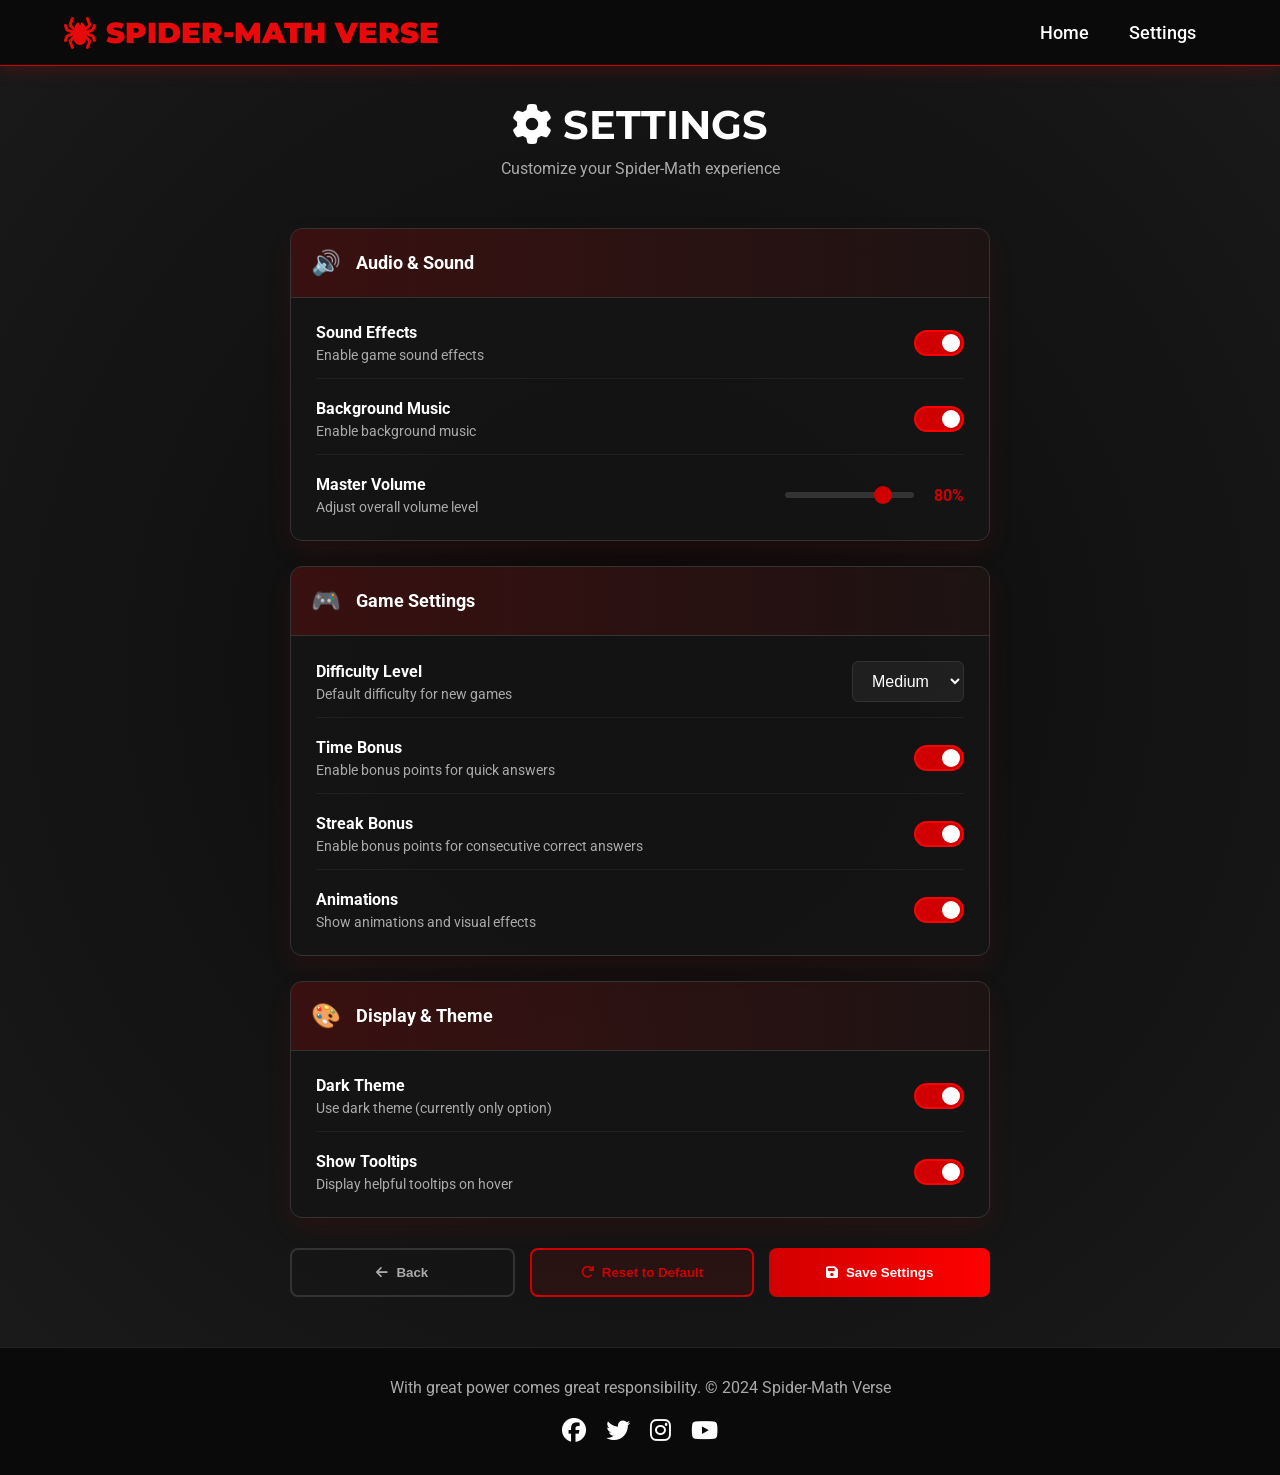
<file: settings.html>
<!DOCTYPE html>
<html lang="en">
<head>
    <meta charset="UTF-8">
    <meta name="viewport" content="width=device-width, initial-scale=1.0">
    <title>Settings | Spider-Math Verse</title>
    <link rel="stylesheet" href="mervin.css">
    <link rel="stylesheet" href="https://cdnjs.cloudflare.com/ajax/libs/font-awesome/6.4.0/css/all.min.css">
    <link href="https://fonts.googleapis.com/css2?family=Montserrat:wght@400;700;900&family=Roboto:wght@300;400;500&display=swap" rel="stylesheet">
    <style>
        .settings-section {
            min-height: 100vh;
            padding: 100px 20px 50px;
            background: radial-gradient(ellipse at center, #0a0a0a 0%, #1a1a1a 100%);
            position: relative;
        }

        .settings-container {
            max-width: 700px;
            margin: 0 auto;
        }

        .settings-header {
            text-align: center;
            margin-bottom: 50px;
        }

        .settings-header h1 {
            font-family: 'Montserrat', sans-serif;
            font-size: 2.5rem;
            color: #fff;
            margin-bottom: 10px;
        }

        .settings-header h1 span {
            color: #d10000;
        }

        .settings-header p {
            color: #aaa;
        }

        /* Settings Card */
        .settings-card {
            background: rgba(20, 20, 20, 0.9);
            border-radius: 12px;
            border: 1px solid #333;
            overflow: hidden;
            margin-bottom: 25px;
            box-shadow: 0 10px 25px rgba(209, 0, 0, 0.1);
        }

        .settings-card-header {
            background: linear-gradient(90deg, rgba(209, 0, 0, 0.2), rgba(209, 0, 0, 0.05));
            padding: 20px;
            border-bottom: 1px solid #333;
            display: flex;
            align-items: center;
            gap: 15px;
        }

        .settings-card-icon {
            font-size: 1.5rem;
            color: #d10000;
        }

        .settings-card-title {
            font-weight: bold;
            color: #fff;
            font-size: 1.1rem;
        }

        .settings-card-body {
            padding: 25px;
        }

        .setting-item {
            display: flex;
            justify-content: space-between;
            align-items: center;
            margin-bottom: 20px;
            padding-bottom: 15px;
            border-bottom: 1px solid rgba(255, 255, 255, 0.05);
        }

        .setting-item:last-child {
            margin-bottom: 0;
            border-bottom: none;
            padding-bottom: 0;
        }

        .setting-label {
            display: flex;
            flex-direction: column;
            gap: 5px;
        }

        .setting-name {
            color: #fff;
            font-weight: bold;
        }

        .setting-desc {
            color: #aaa;
            font-size: 0.85rem;
        }

        /* Toggle Switch */
        .toggle-switch {
            position: relative;
            width: 50px;
            height: 26px;
            background: #333;
            border-radius: 13px;
            cursor: pointer;
            transition: background 0.3s;
            border: 2px solid #555;
        }

        .toggle-switch.active {
            background: #d10000;
            border-color: #ff0000;
        }

        .toggle-switch-slider {
            position: absolute;
            top: 2px;
            left: 2px;
            width: 18px;
            height: 18px;
            background: #fff;
            border-radius: 50%;
            transition: left 0.3s;
        }

        .toggle-switch.active .toggle-switch-slider {
            left: 26px;
        }

        /* Slider */
        .slider-container {
            display: flex;
            align-items: center;
            gap: 10px;
        }

        .slider {
            flex: 1;
            height: 6px;
            border-radius: 3px;
            background: #333;
            outline: none;
            -webkit-appearance: none;
            appearance: none;
        }

        .slider::-webkit-slider-thumb {
            -webkit-appearance: none;
            appearance: none;
            width: 18px;
            height: 18px;
            border-radius: 50%;
            background: #d10000;
            cursor: pointer;
            transition: background 0.3s;
        }

        .slider::-webkit-slider-thumb:hover {
            background: #ff0000;
        }

        .slider::-moz-range-thumb {
            width: 18px;
            height: 18px;
            border-radius: 50%;
            background: #d10000;
            cursor: pointer;
            border: none;
            transition: background 0.3s;
        }

        .slider::-moz-range-thumb:hover {
            background: #ff0000;
        }

        .slider-value {
            color: #d10000;
            font-weight: bold;
            min-width: 40px;
            text-align: right;
        }

        /* Select */
        .select-option {
            background: rgba(255, 255, 255, 0.05);
            border: 1px solid #333;
            color: #fff;
            padding: 10px 15px;
            border-radius: 6px;
            cursor: pointer;
            font-size: 1rem;
            transition: all 0.3s;
        }

        .select-option:hover {
            border-color: #d10000;
            background: rgba(255, 255, 255, 0.08);
        }

        .select-option:focus {
            outline: none;
            border-color: #d10000;
            box-shadow: 0 0 10px rgba(209, 0, 0, 0.2);
        }

        /* Action Buttons */
        .settings-actions {
            display: flex;
            gap: 15px;
            margin-top: 30px;
        }

        .btn-save, .btn-reset, .btn-back {
            flex: 1;
            padding: 15px;
            border: none;
            border-radius: 8px;
            font-weight: bold;
            cursor: pointer;
            transition: all 0.3s;
            display: flex;
            align-items: center;
            justify-content: center;
            gap: 8px;
        }

        .btn-save {
            background: linear-gradient(90deg, #d10000, #ff0000);
            color: #fff;
        }

        .btn-save:hover {
            transform: translateY(-2px);
            box-shadow: 0 10px 20px rgba(209, 0, 0, 0.3);
        }

        .btn-reset {
            background: rgba(209, 0, 0, 0.1);
            color: #d10000;
            border: 2px solid #d10000;
        }

        .btn-reset:hover {
            background: #d10000;
            color: #fff;
        }

        .btn-back {
            background: transparent;
            color: #aaa;
            border: 2px solid #333;
        }

        .btn-back:hover {
            border-color: #d10000;
            color: #d10000;
        }

        .success-message {
            background: rgba(76, 175, 80, 0.2);
            border: 2px solid #4CAF50;
            color: #4CAF50;
            padding: 15px;
            border-radius: 8px;
            margin-bottom: 20px;
            text-align: center;
            display: none;
            animation: slideDown 0.3s ease;
        }

        .success-message.show {
            display: block;
        }

        @keyframes slideDown {
            from {
                opacity: 0;
                transform: translateY(-10px);
            }
            to {
                opacity: 1;
                transform: translateY(0);
            }
        }

        @media (max-width: 768px) {
            .setting-item {
                flex-direction: column;
                align-items: flex-start;
            }

            .slider-container {
                width: 100%;
            }

            .select-option {
                width: 100%;
            }

            .settings-actions {
                flex-direction: column;
            }
        }
    </style>
</head>
<body>
    <!-- Navigation Bar -->
    <nav class="main-nav">
        <div class="nav-container">
            <div class="logo">
                <i class="fas fa-spider"></i>
                <span>SPIDER-MATH VERSE</span>
            </div>
            <ul class="nav-links">
                <li><a href="index.html" class="nav-link">Home</a></li>
                <li><a href="spidermath-game.html" class="nav-link" id="gameLink" style="display: none;">Game</a></li>
                <li><a href="leaderboard.html" class="nav-link" id="leaderLink" style="display: none;">Leaderboard</a></li>
                <li><a href="profile.html" class="nav-link" id="profileLink" style="display: none;">Profile</a></li>
                <li><a href="settings.html" class="nav-link active">Settings</a></li>
                <li><a href="index.html" class="nav-link" id="logoutLink" style="display: none;" onclick="handleSettingsLogout()">Logout</a></li>
            </ul>
            <button class="menu-toggle">
                <i class="fas fa-bars"></i>
            </button>
        </div>
    </nav>

    <!-- Settings Section -->
    <section class="settings-section">
        <div class="settings-container">
            <div class="settings-header">
                <h1><i class="fas fa-cog"></i> SETTINGS</h1>
                <p>Customize your Spider-Math experience</p>
            </div>

            <div class="success-message" id="successMessage">
                ✅ Settings saved successfully!
            </div>

            <!-- Audio Settings -->
            <div class="settings-card">
                <div class="settings-card-header">
                    <div class="settings-card-icon">🔊</div>
                    <div class="settings-card-title">Audio & Sound</div>
                </div>
                <div class="settings-card-body">
                    <div class="setting-item">
                        <div class="setting-label">
                            <div class="setting-name">Sound Effects</div>
                            <div class="setting-desc">Enable game sound effects</div>
                        </div>
                        <div class="toggle-switch active" id="soundToggle">
                            <div class="toggle-switch-slider"></div>
                        </div>
                    </div>

                    <div class="setting-item">
                        <div class="setting-label">
                            <div class="setting-name">Background Music</div>
                            <div class="setting-desc">Enable background music</div>
                        </div>
                        <div class="toggle-switch active" id="musicToggle">
                            <div class="toggle-switch-slider"></div>
                        </div>
                    </div>

                    <div class="setting-item">
                        <div class="setting-label">
                            <div class="setting-name">Master Volume</div>
                            <div class="setting-desc">Adjust overall volume level</div>
                        </div>
                        <div class="slider-container">
                            <input type="range" min="0" max="100" value="80" class="slider" id="volumeSlider">
                            <span class="slider-value" id="volumeValue">80%</span>
                        </div>
                    </div>
                </div>
            </div>

            <!-- Game Settings -->
            <div class="settings-card">
                <div class="settings-card-header">
                    <div class="settings-card-icon">🎮</div>
                    <div class="settings-card-title">Game Settings</div>
                </div>
                <div class="settings-card-body">
                    <div class="setting-item">
                        <div class="setting-label">
                            <div class="setting-name">Difficulty Level</div>
                            <div class="setting-desc">Default difficulty for new games</div>
                        </div>
                        <select class="select-option" id="difficultySelect">
                            <option value="easy">Easy</option>
                            <option value="medium" selected>Medium</option>
                            <option value="hard">Hard</option>
                            <option value="extreme">Extreme</option>
                        </select>
                    </div>

                    <div class="setting-item">
                        <div class="setting-label">
                            <div class="setting-name">Time Bonus</div>
                            <div class="setting-desc">Enable bonus points for quick answers</div>
                        </div>
                        <div class="toggle-switch active" id="timeBonusToggle">
                            <div class="toggle-switch-slider"></div>
                        </div>
                    </div>

                    <div class="setting-item">
                        <div class="setting-label">
                            <div class="setting-name">Streak Bonus</div>
                            <div class="setting-desc">Enable bonus points for consecutive correct answers</div>
                        </div>
                        <div class="toggle-switch active" id="streakBonusToggle">
                            <div class="toggle-switch-slider"></div>
                        </div>
                    </div>

                    <div class="setting-item">
                        <div class="setting-label">
                            <div class="setting-name">Animations</div>
                            <div class="setting-desc">Show animations and visual effects</div>
                        </div>
                        <div class="toggle-switch active" id="animationsToggle">
                            <div class="toggle-switch-slider"></div>
                        </div>
                    </div>
                </div>
            </div>

            <!-- Display Settings -->
            <div class="settings-card">
                <div class="settings-card-header">
                    <div class="settings-card-icon">🎨</div>
                    <div class="settings-card-title">Display & Theme</div>
                </div>
                <div class="settings-card-body">
                    <div class="setting-item">
                        <div class="setting-label">
                            <div class="setting-name">Dark Theme</div>
                            <div class="setting-desc">Use dark theme (currently only option)</div>
                        </div>
                        <div class="toggle-switch active" id="darkThemeToggle">
                            <div class="toggle-switch-slider"></div>
                        </div>
                    </div>

                    <div class="setting-item">
                        <div class="setting-label">
                            <div class="setting-name">Show Tooltips</div>
                            <div class="setting-desc">Display helpful tooltips on hover</div>
                        </div>
                        <div class="toggle-switch active" id="tooltipsToggle">
                            <div class="toggle-switch-slider"></div>
                        </div>
                    </div>
                </div>
            </div>

            <!-- Action Buttons -->
            <div class="settings-actions">
                <button class="btn-back" onclick="window.history.back()">
                    <i class="fas fa-arrow-left"></i> Back
                </button>
                <button class="btn-reset" id="resetBtn">
                    <i class="fas fa-redo"></i> Reset to Default
                </button>
                <button class="btn-save" id="saveBtn">
                    <i class="fas fa-save"></i> Save Settings
                </button>
            </div>
        </div>
    </section>

    <!-- Footer -->
    <footer>
        <p>With great power comes great responsibility. &copy; 2024 Spider-Math Verse</p>
        <div class="social-links">
            <a href="#"><i class="fab fa-facebook"></i></a>
            <a href="#"><i class="fab fa-twitter"></i></a>
            <a href="#"><i class="fab fa-instagram"></i></a>
            <a href="#"><i class="fab fa-youtube"></i></a>
        </div>
    </footer>

    <script src="script.js"></script>
    <script src="settings.js"></script>
</body>
</html>
</file>
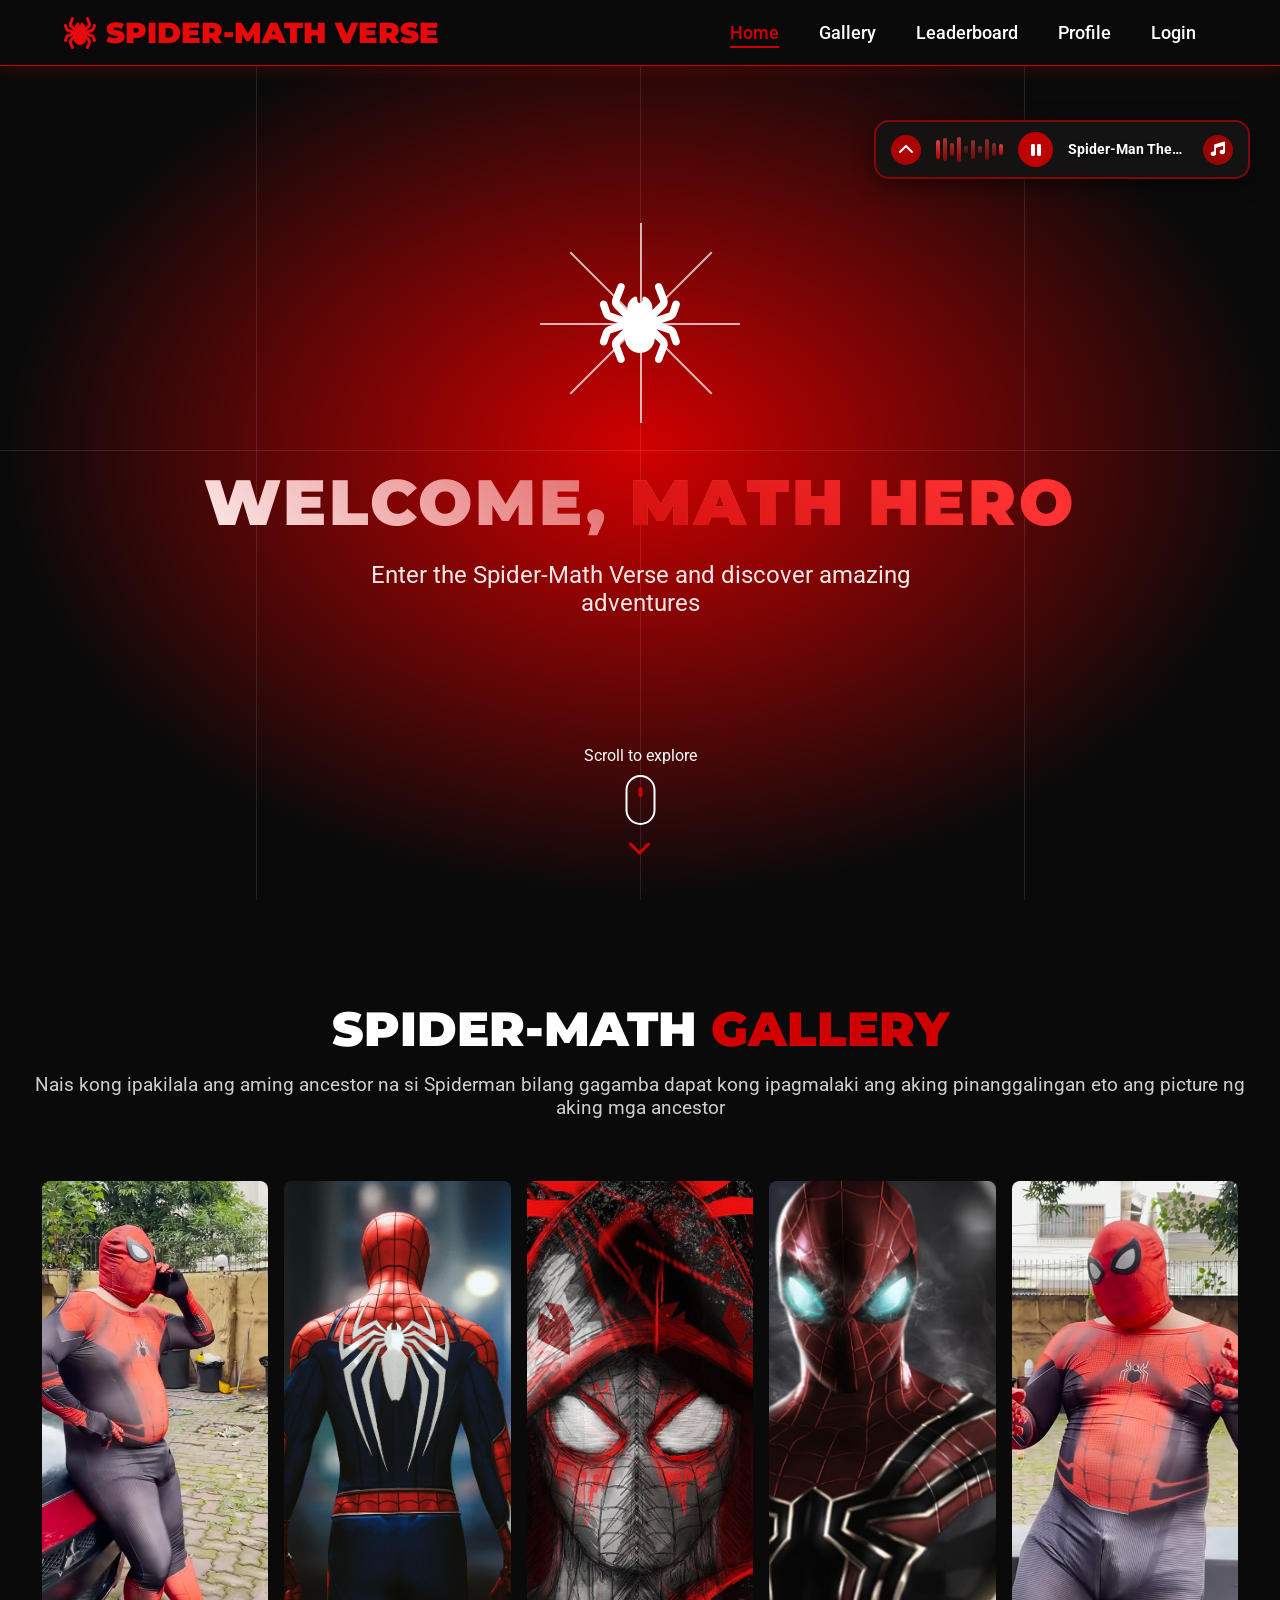
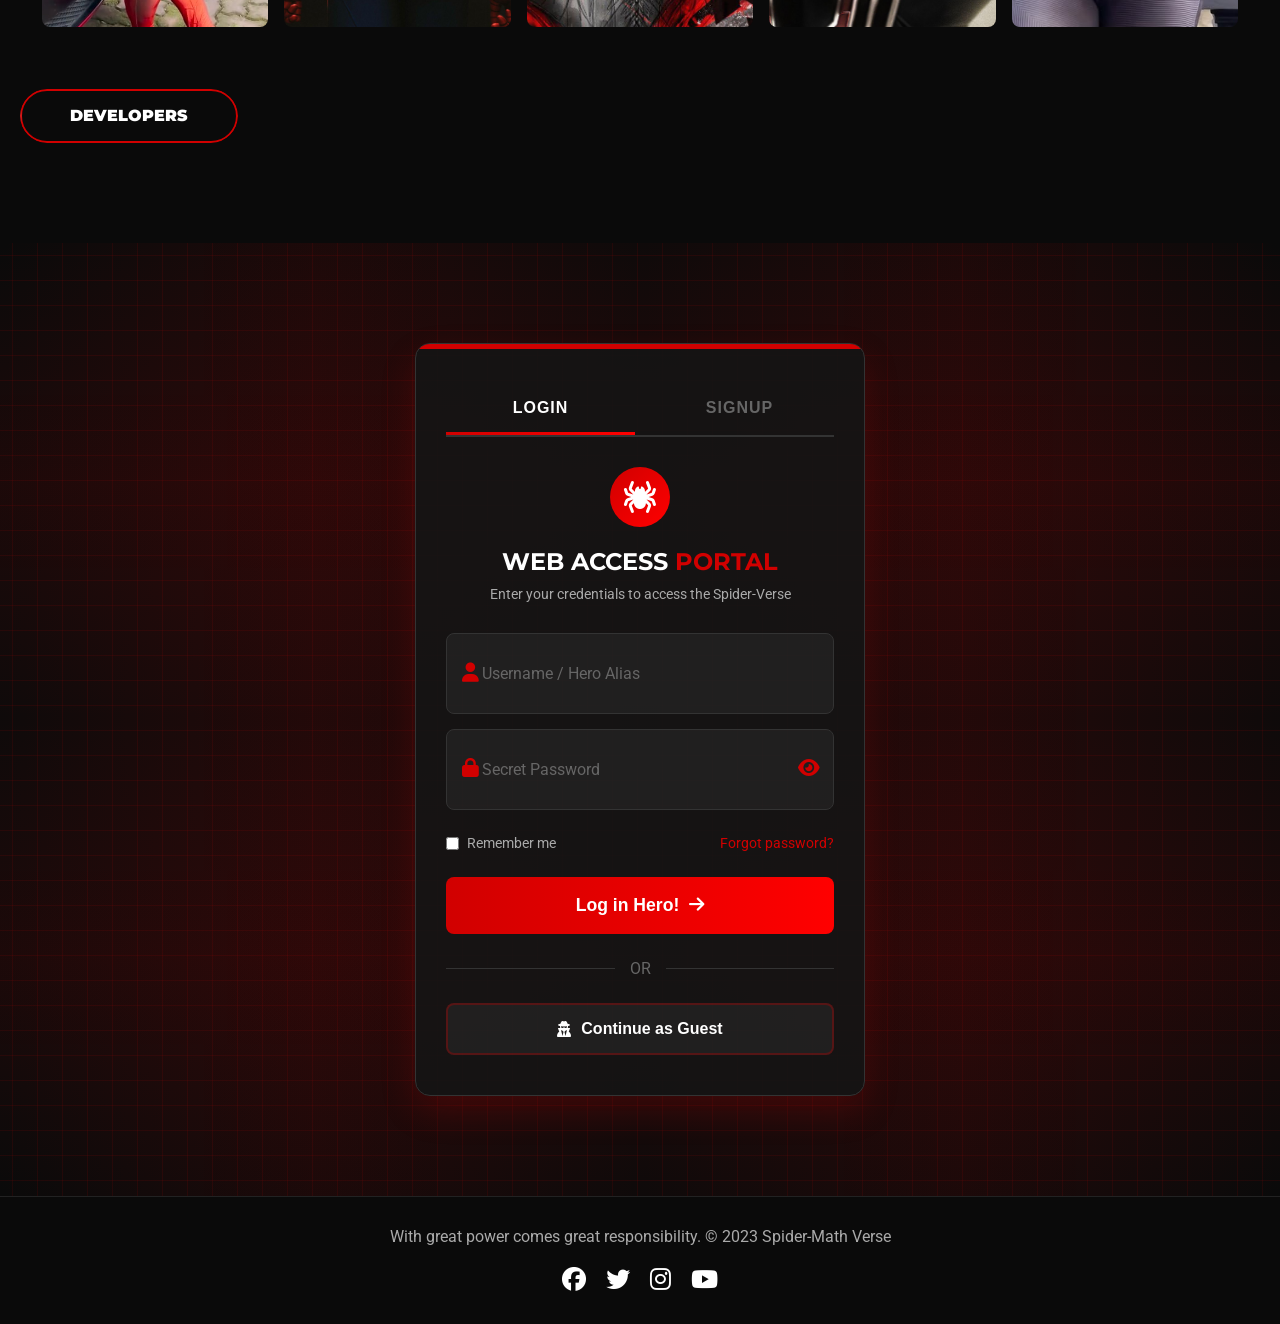
<file: spidermath-game.html>
<!DOCTYPE html>
<html lang="en">
<head>
    <meta charset="UTF-8">
    <meta name="viewport" content="width=device-width, initial-scale=1.0">
    <title>Spider-Math Challenge | Test Your Skills</title>
    <link rel="stylesheet" href="spidermath-game.css">
    <link rel="stylesheet" href="https://cdnjs.cloudflare.com/ajax/libs/font-awesome/6.4.0/css/all.min.css">
    <link href="https://fonts.googleapis.com/css2?family=Montserrat:wght@400;700;900&family=Roboto:wght@300;400;500&display=swap" rel="stylesheet">
</head>
<body>
    <!-- Floating Web Particles -->
    <div class="web-particles" id="webParticles"></div>
    
    <!-- Loading Spinner -->
    <div class="loading-spinner" id="loadingSpinner">
        <div class="spider-spinner">
            <i class="fas fa-spider"></i>
        </div>
    </div>
    
    <!-- Confetti Effect -->
    <div class="confetti-container" id="confettiContainer"></div>
    
    <!-- Streak Indicator -->
    <div class="streak-indicator" id="streakIndicator">
        <span class="streak-icon">🔥</span>
        <span id="streakText">Spider-Streak: 3x</span>
    </div>
    
    <!-- TOP NAVBAR -->
    <nav class="game-navbar">
        <div class="nav-container">
            <div class="logo">
                <i class="fas fa-spider"></i>
                <span>SPIDER-MATH CHALLENGE</span>
            </div>
            <div class="nav-links-game" style="display: flex; gap: 20px; list-style: none; margin: 0;">
                <a href="leaderboard.html" style="color: #fff; text-decoration: none; display: flex; align-items: center; gap: 8px; transition: color 0.3s;" onmouseover="this.style.color='#d10000'" onmouseout="this.style.color='#fff'">
                    <i class="fas fa-crown"></i>Leaderboard
                </a>
                <a href="profile.html" style="color: #fff; text-decoration: none; display: flex; align-items: center; gap: 8px; transition: color 0.3s;" onmouseover="this.style.color='#d10000'" onmouseout="this.style.color='#fff'">
                    <i class="fas fa-user"></i>Profile
                </a>
            </div>
            <div class="user-info">
                <div class="user-avatar">
                    <i class="fas fa-user-ninja"></i>
                </div>
                <div class="user-text">Welcome, <strong id="gameUsername">Spider-Hero</strong>!</div>
            </div>
            <div class="music-control">
                <i class="fas fa-music"></i>
                <input type="range" id="musicVolumeSlider" min="0" max="100" value="50" class="volume-slider" title="Game Music Volume">
            </div>
            <a href="index.html" class="logout-btn" id="logoutBtn" onclick="handleLogout()">
                <i class="fas fa-sign-out-alt"></i>
                <span>Logout</span>
            </a>
            <button class="menu-toggle">
                <i class="fas fa-bars"></i>
            </button>
        </div>
    </nav>
    
    <!-- MAIN CONTAINER -->
    <div class="game-container">
        <!-- HEADER -->
        <div class="game-header">
            <div class="web-lines">
                <div class="web-line"></div>
                <div class="web-line"></div>
                <div class="web-line"></div>
            </div>
            <h1><i class="fas fa-spider"></i> SPIDER-MATH CHALLENGE</h1>
            <p class="tagline">With great power comes great calculation! Defeat the equations before time runs out.</p>
        </div>
        
        <!-- OPERATION SELECTION PAGE -->
        <div class="selection-page" id="selectionPage">
            <div class="welcome-card">
                <div class="spider-logo">
                    <i class="fas fa-spider"></i>
                </div>
                <h2>WELCOME, MATH HERO!</h2>
                <p class="welcome-text">Select your mission below. Each operation has different difficulty levels and time limits. Prove you have the spider-sense for numbers!</p>
                
                <div class="instructions">
                    <h3><i class="fas fa-scroll"></i> HOW TO PLAY:</h3>
                    <ul>
                        <li><i class="fas fa-check"></i> Select an operation (+, -, ×, ÷)</li>
                        <li><i class="fas fa-clock"></i> Answer 10 questions before time runs out</li>
                        <li><i class="fas fa-star"></i> Each correct answer gives +10 points</li>
                        <li><i class="fas fa-bolt"></i> Get bonus points for quick answers</li>
                        <li><i class="fas fa-fire"></i> Build streaks for extra rewards!</li>
                        <li><i class="fas fa-shield-alt"></i> Difficulty affects score multiplier</li>
                    </ul>
                </div>
            </div>
            
            <h2 class="section-title">CHOOSE YOUR MISSION:</h2>
            
            <div class="operations-grid">
                <!-- ADDITION -->
                <div class="operation-card" onclick="startGame('addition')">
                    <div class="operation-icon">
                        <i class="fas fa-plus"></i>
                    </div>
                    <div class="operation-content">
                        <h3>WEB OF ADDITION</h3>
                        <p>Practice adding numbers together with spider-precision. Start your journey here.</p>
                        <div class="operation-details">
                            <span class="difficulty easy"><i class="fas fa-spider"></i> Beginner Friendly</span>
                            <span class="timer"><i class="fas fa-clock"></i> 10s per question</span>
                        </div>
                    </div>
                    <div class="web-corner"></div>
                </div>
                
                <!-- SUBTRACTION -->
                <div class="operation-card" onclick="startGame('subtraction')">
                    <div class="operation-icon">
                        <i class="fas fa-minus"></i>
                    </div>
                    <div class="operation-content">
                        <h3>SUBTRACTION STRIKE</h3>
                        <p>Master subtracting numbers with progressively harder challenges. Swing into action!</p>
                        <div class="operation-details">
                            <span class="difficulty medium"><i class="fas fa-spider"></i> Intermediate</span>
                            <span class="timer"><i class="fas fa-clock"></i> 10s per question</span>
                        </div>
                    </div>
                    <div class="web-corner"></div>
                </div>
                
                <!-- MULTIPLICATION -->
                <div class="operation-card" onclick="startGame('multiplication')">
                    <div class="operation-icon">
                        <i class="fas fa-times"></i>
                    </div>
                    <div class="operation-content">
                        <h3>MULTIPLICATION WEB</h3>
                        <p>Challenge your times tables with multiplication mastery. Your spider-sense will tingle!</p>
                        <div class="operation-details">
                            <span class="difficulty hard"><i class="fas fa-spider"></i> Advanced</span>
                            <span class="timer"><i class="fas fa-clock"></i> 10s per question</span>
                        </div>
                    </div>
                    <div class="web-corner"></div>
                </div>
                
                <!-- DIVISION -->
                <div class="operation-card" onclick="startGame('division')">
                    <div class="operation-icon">
                        <i class="fas fa-divide"></i>
                    </div>
                    <div class="operation-content">
                        <h3>DIVISION DASH</h3>
                        <p>Divide numbers accurately with whole number answers only. The ultimate test!</p>
                        <div class="operation-details">
                            <span class="difficulty expert"><i class="fas fa-spider"></i> Expert Level</span>
                            <span class="timer"><i class="fas fa-clock"></i> 10s per question</span>
                        </div>
                    </div>
                    <div class="web-corner"></div>
                </div>
            </div>
            
            <!-- ENDLESS MODE SECTION -->
            <h2 class="section-title" style="margin-top: 60px;">⚡ ULTIMATE CHALLENGES</h2>
            
            <div class="endless-mode-container">
                <div class="endless-mode-card" onclick="startEndlessMode()">
                    <div class="endless-icon">
                        <i class="fas fa-infinity"></i>
                    </div>
                    <div class="endless-content">
                        <h3>ENDLESS SURVIVAL</h3>
                        <p>How long can you survive? Answer questions with only 3 lives. Wrong answer = -1 life. Keep going until you're defeated!</p>
                        <div class="endless-features">
                            <span class="feature-tag"><i class="fas fa-heart"></i> 3 Lives</span>
                            <span class="feature-tag"><i class="fas fa-infinity"></i> Infinite Questions</span>
                            <span class="feature-tag"><i class="fas fa-bolt"></i> All Operations</span>
                            <span class="feature-tag"><i class="fas fa-crown"></i> Leaderboard Ranked</span>
                        </div>
                    </div>
                    <div class="web-corner"></div>
                </div>
                
                <div class="speedrun-mode-card" onclick="startSpeedRunMode()">
                    <div class="speedrun-icon">
                        <i class="fas fa-bolt"></i>
                    </div>
                    <div class="speedrun-content">
                        <h3>SPEED RUN</h3>
                        <p>Lightning fast reflexes needed! Only 5 seconds per question. Survive with 3 lives. Can you handle the heat?</p>
                        <div class="speedrun-features">
                            <span class="feature-tag"><i class="fas fa-heart"></i> 3 Lives</span>
                            <span class="feature-tag"><i class="fas fa-bolt"></i> 5 Sec/Q</span>
                            <span class="feature-tag"><i class="fas fa-bolt"></i> All Operations</span>
                            <span class="feature-tag"><i class="fas fa-crown"></i> Leaderboard Ranked</span>
                        </div>
                    </div>
                    <div class="web-corner"></div>
                </div>
            </div>
            
            <div class="footer-note">
                <p><i class="fas fa-exclamation-circle"></i> With great power comes great responsibility. &copy; 2023 Spider-Math Verse</p>
                <p>Total Missions: 10 questions per operation | Best of luck, hero!</p>
            </div>
            
            <!-- COMING SOON SECTION -->
            <div class="coming-soon-section">
                <h2 class="section-title">🚀 COMING SOON</h2>
                <div class="coming-soon-features">
                    <div class="feature-box">
                        <i class="fas fa-gamepad"></i>
                        <h4>New Game Modes</h4>
                        <p>More challenges and ways to test your skills</p>
                    </div>
                    <div class="feature-box">
                        <i class="fas fa-trophy"></i>
                        <h4>Seasonal Tournaments</h4>
                        <p>Compete in epic battles with global players</p>
                    </div>
                    <div class="feature-box">
                        <i class="fas fa-star"></i>
                        <h4>Achievement System</h4>
                        <p>Unlock badges and special rewards</p>
                    </div>
                    <div class="feature-box">
                        <i class="fas fa-users"></i>
                        <h4>Multiplayer Mode</h4>
                        <p>Challenge your friends in real-time battles</p>
                    </div>
                </div>
            </div>
        </div>
        
        <!-- GAME PAGE -->
        <div class="game-page" id="gamePage" style="display: none;">
            <!-- PROGRESS BAR -->
            <div class="mission-progress">
                <div class="progress-label">
                    <i class="fas fa-flag"></i>
                    <span>Mission Progress: <strong id="currentMission">1</strong>/10</span>
                </div>
                <div class="progress-container">
                    <div class="progress-bar" id="progressBar"></div>
                </div>
            </div>
            
            <!-- DASHBOARD STATS -->
            <div class="dashboard-stats">
                <div class="stat-card">
                    <div class="stat-icon">
                        <i class="fas fa-star"></i>
                    </div>
                    <div class="stat-content">
                        <div class="stat-value" id="score">0</div>
                        <div class="stat-label">Web-Score</div>
                    </div>
                </div>
                
                <div class="stat-card">
                    <div class="stat-icon">
                        <i class="fas fa-check-circle"></i>
                    </div>
                    <div class="stat-content">
                        <div class="stat-value" id="correctCount">0</div>
                        <div class="stat-label">Correct Hits</div>
                    </div>
                </div>
                
                <div class="stat-card">
                    <div class="stat-icon">
                        <i class="fas fa-times-circle"></i>
                    </div>
                    <div class="stat-content">
                        <div class="stat-value" id="wrongCount">0</div>
                        <div class="stat-label">Missed Shots</div>
                    </div>
                </div>
                
                <div class="stat-card">
                    <div class="stat-icon">
                        <i class="fas fa-clock"></i>
                    </div>
                    <div class="stat-content">
                        <div class="stat-value" id="timeLeft">10</div>
                        <div class="stat-label">Seconds Left</div>
                    </div>
                    <div class="timer-pulse"></div>
                </div>
                
                <div class="stat-card" id="livesCard" style="display: none;">
                    <div class="stat-icon">
                        <i class="fas fa-heart"></i>
                    </div>
                    <div class="stat-content">
                        <div class="stat-value" id="livesDisplay">3</div>
                        <div class="stat-label">Lives Remaining</div>
                    </div>
                </div>
            </div>
            
            <!-- QUESTION CARD -->
            <div class="question-card">
                <div class="question-header">
                    <div class="question-title">
                        <i class="fas fa-spider"></i>
                        <span>MISSION <span id="currentQuestion">1</span>: SOLVE THE EQUATION</span>
                    </div>
                    <div class="question-timer" id="questionTimer">
                        <i class="fas fa-hourglass-half"></i>
                        <span>TIME: <span id="timerDisplay">10</span>s</span>
                    </div>
                </div>
                
                <div class="question-display">
                    <div class="math-expression" id="questionText">
                        <span id="num1">8</span>
                        <span id="operator">×</span>
                        <span id="num2">7</span>
                        <span>=</span>
                        <span class="question-mark">?</span>
                    </div>
                    <div class="operation-name" id="operation">WEB OF MULTIPLICATION</div>
                </div>
                
                <!-- ANSWER CHOICES -->
                <div class="choices-grid" id="choicesGrid">
                    <!-- Choices will be generated by JavaScript -->
                </div>
                
                <!-- FEEDBACK -->
                <div class="feedback-message" id="feedback"></div>
                
                <!-- GAME CONTROLS -->
                <div class="game-controls">
                    <button class="control-btn web-swing" onclick="goBackToSelection()">
                        <i class="fas fa-arrow-left"></i>
                        <span>Abort Mission</span>
                    </button>
                    <button class="control-btn web-attack" onclick="nextQuestion()">
                        <span>Next Challenge</span>
                        <i class="fas fa-arrow-right"></i>
                    </button>
                </div>
            </div>
        </div>
        
        <!-- GAME OVER SCREEN -->
        <div class="game-over-screen" id="gameOver" style="display: none;">
            <div class="game-over-content">
                <div class="trophy-icon">
                    <i class="fas fa-trophy"></i>
                </div>
                
                <h2>MISSION COMPLETE!</h2>
                <p class="subtitle">Great power requires great calculation!</p>
                
                <div class="final-score">
                    <span class="score-label">YOUR WEB-SCORE</span>
                    <div class="score-value" id="finalScore">0</div>
                    <span class="score-sub">POINTS</span>
                </div>
                
                <div class="results-summary">
                    <div class="result-row">
                        <span class="result-label"><i class="fas fa-flag"></i> Total Missions:</span>
                        <span class="result-value" id="totalQuestions">10</span>
                    </div>
                    <div class="result-row">
                        <span class="result-label"><i class="fas fa-check"></i> Successful Hits:</span>
                        <span class="result-value" id="correctAnswers">0</span>
                    </div>
                    <div class="result-row">
                        <span class="result-label"><i class="fas fa-times"></i> Missed Shots:</span>
                        <span class="result-value" id="wrongAnswers">0</span>
                    </div>
                    <div class="result-row">
                        <span class="result-label"><i class="fas fa-bullseye"></i> Accuracy:</span>
                        <span class="result-value" id="accuracy">0%</span>
                    </div>
                    <div class="result-row">
                        <span class="result-label"><i class="fas fa-fire"></i> Best Combo:</span>
                        <span class="result-value" id="bestStreak">0x</span>
                    </div>
                    <div class="result-row">
                        <span class="result-label"><i class="fas fa-spider"></i> Operation:</span>
                        <span class="result-value" id="operationName">Multiplication</span>
                    </div>
                </div>
                
                <div class="action-buttons">
                    <button class="action-btn web-attack" onclick="playAgain()">
                        <i class="fas fa-redo"></i>
                        <span>Play Again</span>
                    </button>
                    <button class="action-btn web-swing" onclick="goToSelection()">
                        <i class="fas fa-tasks"></i>
                        <span>Choose New Mission</span>
                    </button>
                    <a href="index.html" class="action-btn web-retreat">
                        <i class="fas fa-home"></i>
                        <span>Back to HQ</span>
                    </a>
                </div>
            </div>
        </div>
        
        <div class="game-footer" id="gameFooter" style="display: none;">
            <p><i class="fas fa-quote-left"></i> Remember: Your spider-sense isn't just for danger—it's for numbers too! <i class="fas fa-quote-right"></i></p>
        </div>
    </div>

    <!-- Audio Elements for Sound Effects -->
    <audio id="correctSound" preload="auto">
        <source src="[data-uri]" type="audio/wav">
    </audio>
    <audio id="wrongSound" preload="auto">
        <source src="[data-uri]" type="audio/wav">
    </audio>
    <audio id="timeUpSound" preload="auto">
        <source src="[data-uri]" type="audio/wav">
    </audio>
    <audio id="countdownSound" preload="auto">
        <source src="[data-uri]" type="audio/wav">
    </audio>
    <audio id="doubleKillSound" preload="auto">
        <source src="sounds/double-kill.mp4" type="audio/mp4">
        <source src="sounds/double-kill.mp3" type="audio/mpeg">
    </audio>
    <audio id="firstBloodSound" preload="auto">
        <source src="sounds/first-blood.mp3" type="audio/mpeg">
    </audio>
    <audio id="tripleKillSound" preload="auto">
        <source src="sounds/triple-kill.mp4" type="audio/mp4">
        <source src="sounds/triple-kill.mp3" type="audio/mpeg">
    </audio>
    <audio id="megaKillSound" preload="auto">
        <source src="sounds/mega-kill.mp3" type="audio/mpeg">
    </audio>
    <audio id="unstoppableSound" preload="auto">
        <source src="sounds/unstoppable.mp3" type="audio/mpeg">
    </audio>
    <audio id="monsterKillSound" preload="auto">
        <source src="sounds/monster-kill.mp3" type="audio/mpeg">
    </audio>
    <audio id="godlikeSound" preload="auto">
        <source src="sounds/godlike.mp3" type="audio/mpeg">
    </audio>
    <audio id="rumbleSound" preload="auto">
        <source src="sounds/rumble.mp3" type="audio/mpeg">
    </audio>
    
    <!-- Game Background Music -->
    <audio id="gameMusic" preload="auto" loop>
        <source src="game-music.mp3" type="audio/mpeg">
    </audio>

    <script src="spidermath-game.js"></script>
</body>
</html>
</file>
<file: mervin.css>
/* Reset & Base Styles */
* {
    margin: 0;
    padding: 0;
    box-sizing: border-box;
}

html {
    scroll-behavior: smooth;
}

body {
    font-family: 'Roboto', sans-serif;
    overflow-x: hidden;
    background: #0a0a0a;
    color: #fff;
}

/* Navigation */
.main-nav {
    position: fixed;
    top: 0;
    width: 100%;
    background: rgba(10, 10, 10, 0.95);
    backdrop-filter: blur(10px);
    z-index: 1000;
    padding: 15px 0;
    border-bottom: 1px solid #d10000;
    box-shadow: 0 5px 15px rgba(209, 0, 0, 0.2);
}

.nav-container {
    display: flex;
    justify-content: space-between;
    align-items: center;
    width: 90%;
    max-width: 1200px;
    margin: 0 auto;
}

.logo {
    display: flex;
    align-items: center;
    font-family: 'Montserrat', sans-serif;
    font-weight: 900;
    font-size: 1.8rem;
    color: #e80a0a;
}

.logo i {
    margin-right: 10px;
    font-size: 2rem;
}

.nav-links {
    display: flex;
    list-style: none;
}

.nav-link {
    color: #fff;
    text-decoration: none;
    margin: 0 20px;
    font-weight: 500;
    font-size: 1.1rem;
    position: relative;
    padding: 5px 0;
    transition: color 0.3s;
}

.nav-link:hover, .nav-link.active {
    color: #d10000;
}

.nav-link::after {
    content: '';
    position: absolute;
    bottom: 0;
    left: 0;
    width: 0;
    height: 2px;
    background: #d10000;
    transition: width 0.3s;
}

.nav-link:hover::after, .nav-link.active::after {
    width: 100%;
}

.menu-toggle {
    display: none;
    background: none;
    border: none;
    color: #fff;
    font-size: 1.5rem;
    cursor: pointer;
}

/* Welcome Section */
.welcome-section {
    height: 100vh;
    display: flex;
    align-items: center;
    justify-content: center;
    background: radial-gradient(ellipse at center, #d10000 0%, #0a0a0a 70%);
    position: relative;
    overflow: hidden;
}

.welcome-overlay {
    text-align: center;
    z-index: 2;
    padding: 20px;
}

.spider-logo {
    position: relative;
    width: 200px;
    height: 200px;
    margin: 0 auto 40px;
}

.spider-icon {
    font-size: 80px;
    color: #fff;
    position: absolute;
    top: 50%;
    left: 50%;
    transform: translate(-50%, -50%);
    animation: pulse 2s infinite;
}

.web-line {
    position: absolute;
    background: rgba(255, 255, 255, 0.7);
}

.spider-logo .web-line:nth-child(1) {
    width: 2px;
    height: 100%;
    top: 0;
    left: 50%;
}

.spider-logo .web-line:nth-child(2) {
    width: 100%;
    height: 2px;
    top: 50%;
    left: 0;
}

.spider-logo .web-line:nth-child(3) {
    width: 2px;
    height: 100%;
    transform: rotate(45deg);
    top: 0;
    left: 50%;
}

.spider-logo .web-line:nth-child(4) {
    width: 2px;
    height: 100%;
    transform: rotate(-45deg);
    top: 0;
    left: 50%;
}

.welcome-title {
    font-family: 'Montserrat', sans-serif;
    font-size: 4rem;
    font-weight: 900;
    margin-bottom: 20px;
    letter-spacing: 3px;
    animation: titleShimmer 3s ease-in-out infinite;
    background: linear-gradient(45deg, #fff, #d10000, #fff);
    background-size: 200% 200%;
    -webkit-background-clip: text;
    background-clip: text;
    color: transparent;
}

.hero-text {
    color: transparent;
    background: linear-gradient(45deg, #cd0707, #ff3333, #cd0707);
    background-size: 200% 200%;
    -webkit-background-clip: text;
    background-clip: text;
    text-shadow: none;
    animation: heroGlow 2s ease-in-out infinite;
}

@keyframes titleShimmer {
    0%, 100% { background-position: 0% 50%; }
    50% { background-position: 100% 50%; }
}

@keyframes heroGlow {
    0%, 100% {
        filter: drop-shadow(0 0 5px rgba(209, 0, 0, 0.5));
        transform: scale(1);
    }
    50% {
        filter: drop-shadow(0 0 15px rgba(209, 0, 0, 0.8));
        transform: scale(1.05);
    }
}

.welcome-subtitle {
    font-size: 1.5rem;
    margin-bottom: 60px;
    opacity: 0.9;
    max-width: 600px;
    margin-left: auto;
    margin-right: auto;
}

.scroll-indicator {
    position: absolute;
    bottom: 40px;
    left: 50%;
    transform: translateX(-50%);
    text-align: center;
}

.mouse {
    width: 30px;
    height: 50px;
    border: 2px solid #fff;
    border-radius: 20px;
    margin: 10px auto;
    position: relative;
}

.wheel {
    width: 4px;
    height: 10px;
    background: #d10000;
    border-radius: 2px;
    position: absolute;
    top: 10px;
    left: 50%;
    transform: translateX(-50%);
    animation: scroll 2s infinite;
}

.scroll-indicator i {
    color: #d10000;
    font-size: 1.5rem;
    animation: bounce 2s infinite;
}

.web-background {
    position: absolute;
    top: 0;
    left: 0;
    width: 100%;
    height: 100%;
    z-index: 1;
}

.web-background .web-line {
    background: rgba(255, 255, 255, 0.1);
}

.web-background .web-line:nth-child(1) {
    width: 1px;
    height: 100%;
    top: 0;
    left: 20%;
}

.web-background .web-line:nth-child(2) {
    width: 1px;
    height: 100%;
    top: 0;
    left: 50%;
}

.web-background .web-line:nth-child(3) {
    width: 1px;
    height: 100%;
    top: 0;
    left: 80%;
}

.web-background .web-line:nth-child(4) {
    width: 100%;
    height: 1px;
    top: 50%;
    left: 0;
}

.animated {
    animation: webFloat 20s infinite linear;
}

/* Gallery Section */
.gallery-section {
    min-height: 100vh;
    padding: 100px 20px;
    background: #0a0a0a;
}

.section-header {
    text-align: center;
    margin-bottom: 60px;
}

.section-header h2 {
    font-family: 'Montserrat', sans-serif;
    font-size: 3rem;
    font-weight: 900;
    margin-bottom: 15px;
}

.section-header h2 span {
    color: #d10000;
}

.section-header p {
    font-size: 1.2rem;
    opacity: 0.8;
}

.gallery-container {
    display: flex;
    justify-content: center;
    margin-bottom: 60px;
}

.gallery {
    display: flex;
    width: 95vw;
    max-width: 1200px;
    height: 450px;
    gap: 12px;
}

.photo-card {
    position: relative;
    flex: 1;
    height: 100%;
    overflow: hidden;
    border-radius: 10px;
    cursor: pointer;
    transition: flex 2s cubic-bezier(0.25, 1, 0.3, 1);
    border: 2px solid transparent;
}

.photo-card:hover {
    border-color: #d10000;
    flex: 5;
}

.photo-card img {
    width: 100%;
    height: 100%;
    object-fit: cover;
    transform: scale(1.1);
    transition: transform 0.8s cubic-bezier(0.25, 1, 0.3, 1);
}

.photo-card:hover img {
    transform: scale(1);
}

.gallery:hover .photo-card:not(:hover) {
    flex: 0.4;
    opacity: 0.6;
}

.gallery-btn {
    display: block;
    margin: 0 auto;
}

/* Login Section */
.login-section {
    min-height: 100vh;
    display: flex;
    align-items: center;
    justify-content: center;
    padding: 100px 20px;
    background: #0a0a0a;
    position: relative;
    overflow: hidden;
}

/* Grid Background - Animated Tech Style */
.login-section::before {
    content: '';
    position: absolute;
    top: 0;
    left: 0;
    width: 100%;
    height: 100%;
    background-image: 
        linear-gradient(0deg, transparent 24%, rgba(209, 0, 0, 0.1) 25%, rgba(209, 0, 0, 0.1) 26%, transparent 27%, transparent 74%, rgba(209, 0, 0, 0.1) 75%, rgba(209, 0, 0, 0.1) 76%, transparent 77%, transparent),
        linear-gradient(90deg, transparent 24%, rgba(209, 0, 0, 0.1) 25%, rgba(209, 0, 0, 0.1) 26%, transparent 27%, transparent 74%, rgba(209, 0, 0, 0.1) 75%, rgba(209, 0, 0, 0.1) 76%, transparent 77%, transparent);
    background-size: 50px 50px;
    background-position: 0 0, 0 0;
    animation: gridScroll 10s linear infinite;
    z-index: 0;
    pointer-events: none;
}

@keyframes gridScroll {
    0% {
        background-position: 0 0, 0 0;
    }
    100% {
        background-position: 50px 50px, 50px 50px;
    }
}

/* Glowing Grid Lines - Stronger Effect */
.login-section::after {
    content: '';
    position: absolute;
    top: 0;
    left: 0;
    width: 100%;
    height: 100%;
    background: 
        linear-gradient(90deg, transparent 0%, rgba(209, 0, 0, 0.08) 25%, transparent 50%, rgba(209, 0, 0, 0.08) 75%, transparent 100%),
        linear-gradient(0deg, transparent 0%, rgba(209, 0, 0, 0.08) 25%, transparent 50%, rgba(209, 0, 0, 0.08) 75%, transparent 100%);
    background-size: 100% 100%;
    background-position: 0 0, 0 0;
    animation: gridGlow 4s ease-in-out infinite;
    z-index: 0;
    pointer-events: none;
}

@keyframes gridGlow {
    0%, 100% {
        opacity: 0.3;
        filter: drop-shadow(0 0 5px rgba(209, 0, 0, 0.2));
    }
    50% {
        opacity: 0.7;
        filter: drop-shadow(0 0 20px rgba(209, 0, 0, 0.5));
    }
}

/* Radial Glow for Matrix Feel */
.login-section {
    background: radial-gradient(ellipse at center, rgba(30, 10, 10, 0.8) 0%, #0a0a0a 100%);
}

.login-container {
    width: 100%;
    max-width: 450px;
    background: rgba(20, 20, 20, 0.9);
    border-radius: 15px;
    padding: 40px 30px;
    box-shadow: 0 15px 35px rgba(209, 0, 0, 0.2);
    border: 1px solid #333;
    position: relative;
    overflow: hidden;
}

.login-container::before {
    content: '';
    position: absolute;
    top: 0;
    left: 0;
    width: 100%;
    height: 5px;
    background: #d10000;
}

.login-header {
    text-align: center;
    margin-bottom: 40px;
}

.login-logo {
    width: 80px;
    height: 80px;
    background: rgba(209, 0, 0, 0.1);
    border-radius: 50%;
    display: flex;
    align-items: center;
    justify-content: center;
    margin: 0 auto 20px;
    border: 2px solid #d10000;
}

.login-logo i {
    font-size: 40px;
    color: #d10000;
}

.login-header h2 {
    font-family: 'Montserrat', sans-serif;
    font-size: 2rem;
    margin-bottom: 10px;
}

.login-header h2 span {
    color: #d10000;
}

.login-header p {
    color: #aaa;
    font-size: 1rem;
}

.login-form {
    display: flex;
    flex-direction: column;
    gap: 25px;
}

.input-group {
    position: relative;
    display: flex;
    align-items: center;
    animation: slideInUp 0.5s ease-out forwards;
    opacity: 0;
}

.input-group:nth-child(1) { animation-delay: 0.1s; }
.input-group:nth-child(2) { animation-delay: 0.2s; }
.input-group:nth-child(3) { animation-delay: 0.3s; }
.input-group:nth-child(4) { animation-delay: 0.4s; }
.input-group:nth-child(5) { animation-delay: 0.5s; }

.input-group i {
    position: absolute;
    left: 15px;
    color: #d10000;
    font-size: 1.2rem;
    transition: all 0.3s;
}

.input-group:focus-within i {
    color: #ff3333;
    transform: scale(1.2);
}

.input-group input {
    flex: 1;
    padding: 15px 50px 15px 15px;
    background: rgba(255, 255, 255, 0.05);
    border: 2px solid transparent;
    border-radius: 8px;
    color: #fff;
    font-size: 1rem;
    transition: all 0.3s cubic-bezier(0.4, 0, 0.2, 1);
    position: relative;
}

.input-group input::placeholder {
    color: rgba(255, 255, 255, 0.5);
}

.input-group input:focus {
    outline: none;
    border-color: #d10000;
    background: rgba(255, 255, 255, 0.08);
    box-shadow: 0 0 20px rgba(209, 0, 0, 0.4), inset 0 0 10px rgba(209, 0, 0, 0.1);
}

.input-group input:valid {
    border-color: #4CAF50;
}

.input-group input:invalid:not(:placeholder-shown) {
    border-color: #ff6b6b;
    background: rgba(255, 107, 107, 0.05);
}

@keyframes slideInUp {
    from {
        opacity: 0;
        transform: translateY(20px);
    }
    to {
        opacity: 1;
        transform: translateY(0);
    }
}

.show-password {
    position: absolute;
    right: 10px;
    top: 50%;
    transform: translateY(-50%);
    background: none;
    border: none;
    color: #d10000;
    cursor: pointer;
    font-size: 1.2rem;
    transition: color 0.3s;
    z-index: 100;
    padding: 10px;
    pointer-events: auto;
    display: flex;
    align-items: center;
    justify-content: center;
    width: 40px;
    height: 40px;
}

.form-options {
    display: flex;
    justify-content: space-between;
    align-items: center;
}

.checkbox {
    display: flex;
    align-items: center;
    cursor: pointer;
}

.checkbox input {
    margin-right: 8px;
    accent-color: #d10000;
}

.forgot-link {
    color: #d10000;
    text-decoration: none;
    font-size: 0.9rem;
    transition: opacity 0.3s;
}

.forgot-link:hover {
    opacity: 0.8;
}

.login-btn {
    background: linear-gradient(90deg, #d10000, #ff0000);
    color: white;
    border: none;
    padding: 18px;
    border-radius: 8px;
    font-size: 1.1rem;
    font-weight: bold;
    cursor: pointer;
    display: flex;
    justify-content: center;
    align-items: center;
    gap: 10px;
    transition: all 0.3s cubic-bezier(0.4, 0, 0.2, 1);
    position: relative;
    overflow: hidden;
    animation: fadeInScale 0.6s ease-out;
}

.login-btn::before {
    content: '';
    position: absolute;
    top: 0;
    left: -100%;
    width: 100%;
    height: 100%;
    background: rgba(255, 255, 255, 0.2);
    transition: left 0.5s ease;
    z-index: -1;
}

.login-btn:hover::before {
    left: 100%;
}

.login-btn:hover {
    transform: translateY(-3px) scale(1.02);
    box-shadow: 0 15px 30px rgba(209, 0, 0, 0.5), 0 0 20px rgba(209, 0, 0, 0.3);
}

.login-btn:active {
    transform: translateY(-1px);
}

@keyframes fadeInScale {
    from {
        opacity: 0;
        transform: scale(0.9);
    }
    to {
        opacity: 1;
        transform: scale(1);
    }
}

.signup-btn {
    background: linear-gradient(90deg, #d10000, #ff0000);
    color: white;
    border: none;
    padding: 18px;
    border-radius: 8px;
    font-size: 1.1rem;
    font-weight: bold;
    cursor: pointer;
    display: flex;
    justify-content: center;
    align-items: center;
    gap: 10px;
    transition: all 0.3s cubic-bezier(0.4, 0, 0.2, 1);
    position: relative;
    overflow: hidden;
    animation: fadeInScale 0.6s ease-out;
}

.signup-btn::before {
    content: '';
    position: absolute;
    top: 0;
    left: -100%;
    width: 100%;
    height: 100%;
    background: rgba(255, 255, 255, 0.2);
    transition: left 0.5s ease;
    z-index: -1;
}

.signup-btn:hover {
    transform: translateY(-3px) scale(1.02);
    box-shadow: 0 15px 30px rgba(209, 0, 0, 0.5), 0 0 20px rgba(209, 0, 0, 0.3);
}

.signup-btn:hover::before {
    left: 100%;
}

.divider {
    display: flex;
    align-items: center;
    text-align: center;
    color: #666;
    margin: 10px 0;
}

.divider::before, .divider::after {
    content: '';
    flex: 1;
    border-bottom: 1px solid #333;
}

.divider span {
    padding: 0 15px;
}

.guest-btn {
    background: rgba(255, 255, 255, 0.05);
    color: #fff;
    border: 2px solid rgba(209, 0, 0, 0.3);
    padding: 15px;
    border-radius: 8px;
    font-size: 1rem;
    cursor: pointer;
    display: flex;
    justify-content: center;
    align-items: center;
    gap: 10px;
    transition: all 0.3s cubic-bezier(0.4, 0, 0.2, 1);
    font-weight: bold;
    position: relative;
    overflow: hidden;
}

.guest-btn::before {
    content: '';
    position: absolute;
    top: 0;
    left: -100%;
    width: 100%;
    height: 100%;
    background: linear-gradient(90deg, transparent, rgba(209, 0, 0, 0.3), transparent);
    transition: left 0.5s ease;
}

.guest-btn:hover {
    background: rgba(209, 0, 0, 0.1);
    border-color: #d10000;
    transform: translateY(-2px);
    box-shadow: 0 10px 25px rgba(209, 0, 0, 0.2);
}

.guest-btn:hover::before {
    left: 100%;
}

.register-text {
    text-align: center;
    color: #aaa;
    font-size: 0.9rem;
}

.register-text a {
    color: #d10000;
    text-decoration: none;
    font-weight: bold;
}

/* Auth Container & Forms */
.auth-container {
    width: 100%;
    max-width: 450px;
    background: rgba(20, 20, 20, 0.9);
    border-radius: 15px;
    padding: 40px 30px;
    box-shadow: 0 15px 35px rgba(209, 0, 0, 0.2);
    border: 1px solid #333;
    position: relative;
    overflow: hidden;
    z-index: 10;
}

.auth-container::before {
    content: '';
    position: absolute;
    top: 0;
    left: 0;
    width: 100%;
    height: 5px;
    background: #d10000;
}

.auth-wrapper {
    width: 100%;
}

.auth-toggle {
    display: flex;
    gap: 10px;
    margin-bottom: 30px;
    border-bottom: 2px solid #333;
}

.toggle-btn {
    flex: 1;
    background: transparent;
    color: #666;
    border: none;
    padding: 15px;
    font-size: 1rem;
    font-weight: bold;
    cursor: pointer;
    border-bottom: 3px solid transparent;
    transition: all 0.4s cubic-bezier(0.4, 0, 0.2, 1);
    text-transform: uppercase;
    letter-spacing: 1px;
    position: relative;
}

.toggle-btn::after {
    content: '';
    position: absolute;
    bottom: -3px;
    left: 0;
    width: 100%;
    height: 3px;
    background: linear-gradient(90deg, #d10000, #ff0000);
    transform: scaleX(0);
    transition: transform 0.3s cubic-bezier(0.4, 0, 0.2, 1);
}

.toggle-btn.active {
    color: #fff;
    border-bottom-color: transparent;
}

.toggle-btn.active::after {
    transform: scaleX(1);
}

.toggle-btn:hover {
    color: #d10000;
    transform: translateY(-2px);
}

.auth-form {
    display: none;
    animation: fadeIn 0.5s ease-out;
}

.auth-form.active {
    display: block;
}

@keyframes fadeIn {
    from {
        opacity: 0;
        transform: translateY(10px);
    }
    to {
        opacity: 1;
        transform: translateY(0);
    }
}

.form-header {
    text-align: center;
    margin-bottom: 30px;
}

.form-logo {
    width: 60px;
    height: 60px;
    margin: 0 auto 20px;
    background: linear-gradient(135deg, #d10000, #ff0000);
    border-radius: 50%;
    display: flex;
    align-items: center;
    justify-content: center;
    font-size: 2rem;
    color: white;
}

.form-header h2 {
    font-size: 1.5rem;
    margin-bottom: 10px;
    color: #fff;
    font-family: 'Montserrat', sans-serif;
    font-weight: 700;
}

.form-header h2 span {
    color: #d10000;
}

.form-header p {
    color: #aaa;
    font-size: 0.9rem;
}

.form-content {
    display: flex;
    flex-direction: column;
    gap: 15px;
}

.input-group {
    position: relative;
    display: flex;
    align-items: center;
    background: rgba(255, 255, 255, 0.05);
    border: 1px solid #333;
    border-radius: 8px;
    padding: 15px 15px 15px 20px;
    transition: all 0.3s;
}

.input-group:focus-within {
    border-color: #d10000;
    background: rgba(209, 0, 0, 0.05);
}

.input-group i {
    color: #d10000;
    margin-right: 20px;
    flex-shrink: 0;
}

.input-group input {
    flex: 1;
    background: transparent;
    border: none;
    color: #fff;
    font-size: 1rem;
    outline: none;
    padding-right: 50px;
    font-family: inherit;
}

.input-group input::placeholder {
    color: #666;
}

.show-password {
    position: absolute;
    right: 10px;
    top: 50%;
    transform: translateY(-50%);
    background: none;
    border: none;
    color: #d10000;
    cursor: pointer;
    font-size: 1.2rem;
    transition: color 0.3s;
    z-index: 100;
    padding: 10px;
    pointer-events: auto;
    display: flex;
    align-items: center;
    justify-content: center;
    width: 40px;
    height: 40px;
}

.show-password:hover {
    color: #ff0000;
}

.form-options {
    display: flex;
    justify-content: space-between;
    align-items: center;
    margin: 10px 0;
}

.checkbox {
    display: flex;
    align-items: center;
    cursor: pointer;
    color: #aaa;
    font-size: 0.9rem;
}

.checkbox input {
    margin-right: 8px;
    cursor: pointer;
    accent-color: #d10000;
}

.forgot-link {
    color: #d10000;
    text-decoration: none;
    font-size: 0.9rem;
    transition: opacity 0.3s;
}

.forgot-link:hover {
    opacity: 0.8;
}

.signup-btn {
    background: linear-gradient(90deg, #d10000, #ff0000);
    color: white;
    border: none;
    padding: 18px;
    border-radius: 8px;
    font-size: 1.1rem;
    font-weight: bold;
    cursor: pointer;
    display: flex;
    justify-content: center;
    align-items: center;
    gap: 10px;
    transition: transform 0.3s, box-shadow 0.3s;
}

.signup-btn:hover {
    transform: translateY(-3px);
    box-shadow: 0 10px 20px rgba(209, 0, 0, 0.3);
}

/* Security Question Select Styling */
.input-group select {
    flex: 1;
    background: rgba(255, 255, 255, 0.05);
    border: none;
    color: #fff;
    font-size: 1rem;
    outline: none;
    padding: 15px 50px 15px 50px;
    cursor: pointer;
    font-family: inherit;
}

.input-group select option {
    background: #1a1a1a;
    color: #fff;
}

.input-group select option:checked {
    background: #d10000;
}

/* Forgot Password Modal */
.modal {
    display: none;
    position: fixed;
    z-index: 1000;
    left: 0;
    top: 0;
    width: 100%;
    height: 100%;
    background-color: rgba(0, 0, 0, 0.8);
    animation: fadeIn 0.3s ease-out;
}

@keyframes fadeIn {
    from {
        opacity: 0;
    }
    to {
        opacity: 1;
    }
}

.modal.show {
    display: flex;
    align-items: center;
    justify-content: center;
}

.modal-content {
    background: rgba(20, 20, 20, 0.95);
    border-radius: 15px;
    padding: 40px 30px;
    max-width: 450px;
    width: 90%;
    border: 1px solid #333;
    box-shadow: 0 15px 50px rgba(209, 0, 0, 0.3);
    position: relative;
    animation: slideUp 0.4s ease-out;
}

@keyframes slideUp {
    from {
        transform: translateY(50px);
        opacity: 0;
    }
    to {
        transform: translateY(0);
        opacity: 1;
    }
}

.modal-close {
    position: absolute;
    top: 15px;
    right: 15px;
    background: none;
    border: none;
    color: #aaa;
    font-size: 2rem;
    cursor: pointer;
    transition: color 0.3s;
    padding: 0;
    width: 30px;
    height: 30px;
    display: flex;
    align-items: center;
    justify-content: center;
}

.modal-close:hover {
    color: #d10000;
}

.modal-header {
    text-align: center;
    margin-bottom: 30px;
}

.modal-header h2 {
    color: #fff;
    font-size: 1.5rem;
    margin-bottom: 10px;
    font-family: 'Montserrat', sans-serif;
    font-weight: 700;
}

.modal-header p {
    color: #aaa;
    font-size: 0.9rem;
}

.modal #forgotPasswordForm {
    display: flex;
    flex-direction: column;
    gap: 15px;
}

.reset-password-btn {
    background: linear-gradient(90deg, #d10000, #ff0000);
    color: white;
    border: none;
    padding: 15px;
    border-radius: 8px;
    font-size: 1rem;
    font-weight: bold;
    cursor: pointer;
    display: flex;
    justify-content: center;
    align-items: center;
    gap: 10px;
    transition: transform 0.3s, box-shadow 0.3s;
    margin-top: 10px;
}

.reset-password-btn:hover {
    transform: translateY(-3px);
    box-shadow: 0 10px 20px rgba(209, 0, 0, 0.4);
}

.reset-password-btn:active {
    transform: translateY(-1px);
}

.switch-text {
    text-align: center;
    color: #aaa;
    font-size: 0.9rem;
    margin-top: 15px;
}

.switch-link {
    color: #d10000;
    text-decoration: none;
    font-weight: bold;
    cursor: pointer;
    transition: opacity 0.3s;
}

.switch-link:hover {
    opacity: 0.8;
}

/* Logged In Container Styles */
.logged-in-container {
    width: 100%;
    max-width: 500px;
    animation: slideIn 0.5s ease-out;
}

@keyframes slideIn {
    from {
        opacity: 0;
        transform: translateY(20px);
    }
    to {
        opacity: 1;
        transform: translateY(0);
    }
}

.login-success-box {
    background: rgba(20, 20, 20, 0.95);
    border: 2px solid #d10000;
    border-radius: 15px;
    padding: 60px 40px;
    text-align: center;
    box-shadow: 0 20px 40px rgba(209, 0, 0, 0.2);
}

.success-icon {
    font-size: 4rem;
    color: #d10000;
    margin-bottom: 20px;
    animation: pulse 2s infinite;
}

@keyframes pulse {
    0%, 100% {
        transform: scale(1);
    }
    50% {
        transform: scale(1.1);
    }
}

.login-success-box h2 {
    font-size: 1.8rem;
    margin-bottom: 10px;
    color: #fff;
    font-family: 'Montserrat', sans-serif;
}

.logged-username {
    color: #d10000;
    font-weight: bold;
}

.login-success-box p {
    color: #aaa;
    margin-bottom: 40px;
    font-size: 1rem;
}

.logged-in-buttons {
    display: flex;
    gap: 15px;
    flex-direction: column;
}

.logged-in-buttons .login-btn {
    flex: 1;
    background: linear-gradient(90deg, #d10000, #ff0000);
}

.logged-in-buttons .logout-btn {
    background: rgba(255, 255, 255, 0.05);
    color: #fff;
    border: 1px solid #333;
    padding: 18px;
    border-radius: 8px;
    font-size: 1.1rem;
    font-weight: bold;
    cursor: pointer;
    display: flex;
    justify-content: center;
    align-items: center;
    gap: 10px;
    transition: background 0.3s, border-color 0.3s;
}

.logged-in-buttons .logout-btn:hover {
    background: rgba(255, 0, 0, 0.1);
    border-color: #d10000;
}

/* Footer */
footer {
    text-align: center;
    padding: 30px 20px;
    background: #0a0a0a;
    border-top: 1px solid #222;
}

footer p {
    margin-bottom: 20px;
    color: #aaa;
}

.social-links {
    display: flex;
    justify-content: center;
    gap: 20px;
}

.social-links a {
    color: #fff;
    font-size: 1.5rem;
    transition: color 0.3s;
}

.social-links a:hover {
    color: #d10000;
}

/* Button 17 (Updated) - Modern Enhanced Version */
.btn-17 {
    -webkit-tap-highlight-color: transparent;
    -webkit-appearance: button;
    background-color: transparent;
    background-image: none;
    color: #fff;
    cursor: pointer;
    font-family: 'Montserrat', sans-serif;
    font-size: 100%;
    font-weight: 900;
    line-height: 1.5;
    margin: 0;
    -webkit-mask-image: -webkit-radial-gradient(#000, #fff);
    text-transform: uppercase;
    border-radius: 99rem;
    border: 2px solid #d10000;
    padding: 0.8rem 3rem;
    z-index: 0;
    position: relative;
    overflow: visible;
    transition: all 0.4s cubic-bezier(0.34, 1.56, 0.64, 1);
    box-shadow: 0 4px 15px rgba(209, 0, 0, 0.2), inset 0 0 0 0 transparent;
}

.btn-17::before {
    content: '';
    position: absolute;
    top: 0;
    left: -100%;
    width: 100%;
    height: 100%;
    background: rgba(255, 255, 255, 0.1);
    transition: left 0.5s ease;
    z-index: 0;
    border-radius: 99rem;
}

.btn-17:hover::before {
    left: 100%;
}

.btn-17:hover {
    background-color: #d10000;
    transform: scale(1.1) translateY(-3px);
    box-shadow: 0 10px 35px rgba(209, 0, 0, 0.6), 0 0 30px rgba(209, 0, 0, 0.4), inset 0 0 20px rgba(255, 255, 255, 0.1);
    letter-spacing: 2px;
}

.btn-17 .text-container {
    display: block;
    position: relative;
    overflow: hidden;
}

.btn-17 .text {
    display: block;
    position: relative;
    transition: transform 0.4s cubic-bezier(0.34, 1.56, 0.64, 1), filter 0.4s ease;
    font-size: 1rem;
}

.btn-17:hover .text {
    animation: none;
    text-shadow: 0 0 10px rgba(255, 255, 255, 0.8);
    font-weight: 900;
}

/* Animations */
@keyframes pulse {
    0% { transform: translate(-50%, -50%) scale(1); }
    50% { transform: translate(-50%, -50%) scale(1.1); }
    100% { transform: translate(-50%, -50%) scale(1); }
}

@keyframes scroll {
    0% { transform: translateX(-50%) translateY(0); opacity: 1; }
    100% { transform: translateX(-50%) translateY(20px); opacity: 0; }
}

@keyframes bounce {
    0%, 20%, 50%, 80%, 100% { transform: translateY(0); }
    40% { transform: translateY(-10px); }
    60% { transform: translateY(-5px); }
}

@keyframes webFloat {
    0% { transform: translateY(0); }
    100% { transform: translateY(-100%); }
}

/* Responsive Design */
@media (max-width: 992px) {
    .welcome-title {
        font-size: 3rem;
    }
    
    .section-header h2 {
        font-size: 2.5rem;
    }
    
    .gallery {
        height: 350px;
    }
}

@media (max-width: 768px) {
    .nav-links {
        display: none;
        position: absolute;
        top: 100%;
        left: 0;
        width: 100%;
        background: rgba(10, 10, 10, 0.98);
        flex-direction: column;
        padding: 20px 0;
        text-align: center;
    }
    
    .nav-links.active {
        display: flex;
    }
    
    .nav-link {
        margin: 15px 0;
        font-size: 1.3rem;
    }
    
    .menu-toggle {
        display: block;
    }
    
    .welcome-title {
        font-size: 2.5rem;
    }
    
    .gallery {
        height: 300px;
        flex-direction: column;
        width: 90%;
    }
    
    .photo-card {
        width: 100%;
    }
    
    .gallery:hover .photo-card:not(:hover) {
        flex: 0.2;
    }
}

@media (max-width: 480px) {
    .welcome-title {
        font-size: 2rem;
    }
    
    .welcome-subtitle {
        font-size: 1.2rem;
    }
    
    .section-header h2 {
        font-size: 2rem;
    }
    
    .login-container {
        padding: 30px 20px;
    }
}

/* ========== MINIMIZABLE MUSIC PLAYER ========== */
.minimizable-player {
    position: fixed;
    top: 120px;
    right: 30px;
    z-index: 1001;
    transition: all 0.3s ease;
}

/* ===== MINIMIZED STATE ===== */
.minimized-player {
    display: flex;
    align-items: center;
    background: rgba(20, 20, 20, 0.9);
    backdrop-filter: blur(10px);
    border: 2px solid rgba(209, 0, 0, 0.6);
    border-radius: 15px;
    padding: 10px 15px;
    gap: 15px;
    box-shadow: 0 5px 20px rgba(0, 0, 0, 0.5);
}

.minimize-btn {
    background: rgba(209, 0, 0, 0.8);
    border: none;
    color: white;
    width: 30px;
    height: 30px;
    border-radius: 50%;
    display: flex;
    align-items: center;
    justify-content: center;
    cursor: pointer;
    font-size: 1rem;
    transition: all 0.2s;
}

.minimize-btn:hover {
    background: #ff0000;
    transform: scale(1.1);
}

.mini-visualizer {
    display: flex;
    align-items: center;
    gap: 3px;
    height: 30px;
}

.mini-bar {
    width: 4px;
    height: 10px;
    background: linear-gradient(to top, #d10000, #ff4d4d);
    border-radius: 2px;
    transition: height 0.1s ease;
}

.mini-play-btn {
    background: rgba(209, 0, 0, 0.9);
    border: none;
    color: white;
    width: 35px;
    height: 35px;
    border-radius: 50%;
    display: flex;
    align-items: center;
    justify-content: center;
    cursor: pointer;
    font-size: 1rem;
    transition: all 0.2s;
}

.mini-play-btn:hover {
    background: #ff0000;
    transform: scale(1.1);
}

.mini-title {
    color: white;
    font-size: 0.9rem;
    font-weight: bold;
    white-space: nowrap;
    overflow: hidden;
    text-overflow: ellipsis;
    max-width: 120px;
    text-shadow: 0 2px 4px rgba(0, 0, 0, 0.5);
}

.mini-load-btn {
    background: rgba(209, 0, 0, 0.7);
    border: none;
    color: white;
    width: 30px;
    height: 30px;
    border-radius: 50%;
    display: flex;
    align-items: center;
    justify-content: center;
    cursor: pointer;
    font-size: 0.9rem;
    transition: all 0.2s;
}

.mini-load-btn:hover {
    background: #ff0000;
    transform: scale(1.1);
}

/* ===== EXPANDED STATE ===== */
.expanded-player {
    display: none;
    position: relative;
    width: 350px;
    height: 400px;
    filter: drop-shadow(0 10px 30px rgba(0, 0, 0, 0.7));
}

.minimizable-player.expanded .expanded-player {
    display: block;
    animation: slideInRight 0.3s ease;
}

.minimizable-player.expanded .minimized-player {
    display: none;
}

.expand-btn {
    position: absolute;
    top: -40px;
    right: 0;
    background: rgba(209, 0, 0, 0.9);
    border: 2px solid #fff;
    color: white;
    width: 35px;
    height: 35px;
    border-radius: 50%;
    display: flex;
    align-items: center;
    justify-content: center;
    cursor: pointer;
    font-size: 1.1rem;
    z-index: 1002;
    transition: all 0.3s;
}

.expand-btn:hover {
    background: #ff0000;
    transform: scale(1.1);
}

/* Spectrum Background */
.player-spectrum {
    position: absolute;
    width: 100%;
    height: 100%;
    display: flex;
    justify-content: center;
    align-items: center;
    z-index: 0;
    pointer-events: none;
    gap: 6px;
    opacity: 0.4;
}

.player-spectrum .bar {
    width: 12px;
    height: 100px;
    background: linear-gradient(to top, #ff0000, #ff4d4d);
    border-radius: 8px;
    opacity: 0.3;
    transform-origin: center;
    animation: playerBounce 1s infinite ease-in-out;
    animation-play-state: paused;
}

@keyframes playerBounce {
    0%, 100% {
        height: 20px;
        opacity: 0.1;
    }
    50% {
        height: 150px;
        opacity: 0.5;
    }
}

/* Player Card */
.player-card {
    position: relative;
    width: 100%;
    height: 100%;
    background: rgba(200, 0, 0, 0.25);
    backdrop-filter: blur(15px);
    -webkit-backdrop-filter: blur(15px);
    border: 1px solid rgba(255, 255, 255, 0.1);
    border-radius: 25px;
    padding: 25px;
    z-index: 1;
    overflow: visible;
}

.player-load-btn {
    position: absolute;
    top: 15px;
    left: 15px;
    background: rgba(209, 0, 0, 0.8);
    border: 1px solid rgba(255, 255, 255, 0.2);
    color: white;
    width: 45px;
    height: 45px;
    border-radius: 50%;
    display: flex;
    align-items: center;
    justify-content: center;
    cursor: pointer;
    font-size: 1.3rem;
    z-index: 10;
    transition: all 0.2s;
}

.player-load-btn:hover {
    background: #ff0000;
    transform: scale(1.1);
}

/* Title */
.player-title-container {
    position: absolute;
    bottom: 40%;
    left: -75px;
    width: 200px;
    height: 45px;
    transform: translateY(-50%) rotate(-90deg);
    transform-origin: center center;
    overflow: hidden;
    z-index: 5;
    pointer-events: none;
    display: flex;
    align-items: center;
}

.player-title-text {
    display: inline-block;
    white-space: nowrap;
    font-size: 1.4rem;
    font-weight: 900;
    color: rgba(255, 255, 255, 0.9);
    padding-left: 100%;
    animation: playerMarquee 12s linear infinite;
    text-shadow: 0 2px 8px rgba(0, 0, 0, 0.7);
}

@keyframes playerMarquee {
    0% {
        transform: translate(0, 0);
    }
    100% {
        transform: translate(-100%, 0);
    }
}

/* Disc */
.player-disc-wrapper {
    position: absolute;
    top: -50px;
    right: -40px;
    width: 250px;
    height: 250px;
    border-radius: 50%;
    background: #111;
    box-shadow: 0 15px 30px rgba(0, 0, 0, 0.5);
    z-index: 10;
    display: flex;
    justify-content: center;
    align-items: center;
    background-image: repeating-radial-gradient(#222 0, #111 2px, #222 3px, #111 4px);
}

.player-disc-wrapper.spinning {
    animation: playerSpin 4s linear infinite;
}

@keyframes playerSpin {
    0% {
        transform: rotate(0deg);
    }
    100% {
        transform: rotate(360deg);
    }
}

.player-disc-container {
    position: absolute;
    width: 100px;
    height: 100px;
    z-index: 12;
    background: #222;
    border-radius: 50%;
    transform: translateZ(0);
    clip-path: circle(50% at 50% 50%);
    overflow: hidden;
    border: 4px solid #000;
    display: flex;
    justify-content: center;
    align-items: center;
}

.player-default-art {
    font-size: 3rem;
    color: #777;
}

/* Controls */
.player-controls {
    position: absolute;
    bottom: 20px;
    left: 0;
    width: 100%;
    padding: 0 25px;
    z-index: 20;
}

.player-timeline {
    display: flex;
    justify-content: space-between;
    align-items: center;
    font-size: 0.9rem;
    font-weight: bold;
    color: #fff;
    margin-bottom: 20px;
    text-shadow: 0 2px 4px rgba(0, 0, 0, 0.3);
}

.player-progress-bg {
    flex: 1;
    height: 8px;
    background: rgba(0, 0, 0, 0.5);
    margin: 0 10px;
    border-radius: 4px;
    position: relative;
    cursor: pointer;
}

.player-progress-fill {
    width: 0%;
    height: 100%;
    background: #fff;
    border-radius: 4px;
    position: relative;
    pointer-events: none;
    box-shadow: 0 0 8px rgba(255, 255, 255, 0.5);
}

.player-progress-fill::after {
    content: '';
    position: absolute;
    right: -6px;
    top: 50%;
    transform: translateY(-50%);
    width: 14px;
    height: 14px;
    background: #fff;
    border-radius: 50%;
    box-shadow: 0 0 4px rgba(0, 0, 0, 0.5);
}

.player-btn-row {
    display: flex;
    justify-content: center;
    align-items: center;
    gap: 30px;
}

.player-btn {
    background: none;
    border: none;
    font-size: 1.8rem;
    color: #fff;
    cursor: pointer;
    transition: transform 0.1s;
    text-shadow: 0 2px 8px rgba(0, 0, 0, 0.3);
}

.player-btn:active {
    transform: scale(0.9);
}

.player-play-btn {
    width: 55px;
    height: 55px;
    background: rgba(0, 0, 0, 0.8);
    color: #fff;
    border-radius: 50%;
    display: flex;
    align-items: center;
    justify-content: center;
    font-size: 1.6rem;
    box-shadow: 0 5px 15px rgba(0, 0, 0, 0.3);
    border: 1px solid rgba(255, 255, 255, 0.1);
    transition: all 0.2s;
}

.player-play-btn:hover {
    background: rgba(209, 0, 0, 0.9);
    transform: scale(1.05);
}

/* Responsive */
@media (max-width: 768px) {
    .minimizable-player {
        top: 100px;
        right: 15px;
    }
    
    .minimized-player {
        padding: 8px 12px;
        gap: 10px;
    }
    
    .mini-title {
        max-width: 80px;
        font-size: 0.8rem;
    }
    
    .expanded-player {
        width: 280px;
        height: 320px;
    }
    
    .player-disc-wrapper {
        width: 180px;
        height: 180px;
        top: -35px;
        right: -25px;
    }
    
    .player-disc-container {
        width: 70px;
        height: 70px;
    }
    
    .player-default-art {
        font-size: 2.2rem;
    }
    
    .player-title-container {
        left: -60px;
        width: 160px;
        height: 35px;
    }
    
    .player-title-text {
        font-size: 1.1rem;
    }
    
    .player-btn-row {
        gap: 20px;
    }
    
    .player-btn {
        font-size: 1.5rem;
    }
    
    .player-play-btn {
        width: 45px;
        height: 45px;
        font-size: 1.4rem;
    }
}
</file>
<file: developer.css>
/* Developer Page Styles - Simplified */
/* Extends mervin.css */

/* Hero Section */
.dev-hero {
    height: 100vh;
    display: flex;
    align-items: center;
    justify-content: center;
    background: radial-gradient(ellipse at center, #d10000 0%, #0a0a0a 70%);
    position: relative;
    overflow: hidden;
    text-align: center;
}

.dev-hero-content {
    position: relative;
    z-index: 2;
    padding: 40px 20px;
    max-width: 800px;
}

.dev-title {
    font-family: 'Montserrat', sans-serif;
    font-size: 4rem;
    font-weight: 900;
    margin-bottom: 20px;
    letter-spacing: 3px;
    text-transform: uppercase;
}

.hero-text {
    color: #ffffff;
    text-shadow: 0 0 10px rgba(255, 255, 255, 0.7);
}

.dev-subtitle {
    font-size: 1.5rem;
    margin-bottom: 10px;
    opacity: 0.9;
    max-width: 600px;
    margin: 0 auto 10px;
}

.dev-tagline {
    font-size: 1.2rem;
    color: #ffffff;
    margin-bottom: 60px;
    font-style: italic;
    text-shadow: 0 0 5px rgba(255, 255, 255, 0.5);
}

/* Team Section */
.team-section {
    padding: 100px 20px;
    background: #0a0a0a;
    position: relative;
}

.section-header {
    text-align: center;
    margin-bottom: 60px;
}

.section-header h2 {
    font-family: 'Montserrat', sans-serif;
    font-size: 3rem;
    font-weight: 900;
    margin-bottom: 15px;
}

.section-header h2 span {
    color: #d10000;
}

.section-header p {
    font-size: 1.2rem;
    opacity: 0.8;
    max-width: 600px;
    margin: 0 auto;
}

.team-container {
    display: grid;
    grid-template-columns: repeat(2, 1fr);
    gap: 30px;
    max-width: 900px;
    margin: 0 auto;
}

.team-card {
    background: rgba(20, 20, 20, 0.9);
    border-radius: 15px;
    padding: 30px;
    position: relative;
    overflow: hidden;
    border: 2px solid #333;
    transition: all 0.3s ease;
    text-align: center;
    cursor: pointer;
}

.team-card:hover {
    transform: translateY(-10px);
    border-color: #d10000;
    box-shadow: 0 15px 30px rgba(209, 0, 0, 0.2);
}

.member-photo {
    position: relative;
    width: 150px;
    height: 150px;
    margin: 0 auto 25px;
}

.member-photo img {
    width: 100%;
    height: 100%;
    border-radius: 50%;
    object-fit: cover;
    border: 4px solid #333;
    transition: all 0.3s ease;
}

.team-card:hover .member-photo img {
    border-color: #d10000;
    transform: scale(1.05);
}

.web-frame {
    position: absolute;
    top: -10px;
    left: -10px;
    right: -10px;
    bottom: -10px;
    border: 2px solid #d10000;
    border-radius: 50%;
    opacity: 0;
    transition: all 0.3s ease;
}

.team-card:hover .web-frame {
    opacity: 1;
    animation: webRotate 10s linear infinite;
}

@keyframes webRotate {
    0% { transform: rotate(0deg); }
    100% { transform: rotate(360deg); }
}

.member-info h3 {
    font-family: 'Montserrat', sans-serif;
    font-size: 1.5rem;
    margin-bottom: 10px;
    color: white;
}

.member-role {
    font-size: 1rem;
    color: #d10000;
    margin-bottom: 15px;
    display: flex;
    align-items: center;
    justify-content: center;
    gap: 8px;
}

/* Collapse/Expand Toggle */
.expand-toggle {
    display: inline-block;
    margin-top: 15px;
    font-size: 0.9rem;
    color: #d10000;
    transition: all 0.3s ease;
}

.expand-toggle i {
    transition: transform 0.3s ease;
}

.team-card.collapsed .expand-toggle i {
    transform: rotate(0deg);
}

.team-card.expanded .expand-toggle i {
    transform: rotate(180deg);
}

/* Card Details Container */
.card-details {
    max-height: 500px;
    overflow: hidden;
    transition: max-height 0.4s ease, opacity 0.4s ease;
    opacity: 1;
}

.team-card.collapsed .card-details {
    max-height: 0;
    opacity: 0;
}

.member-bio {
    font-size: 0.95rem;
    line-height: 1.5;
    margin-bottom: 20px;
    color: #ccc;
    min-height: 70px;
}

.member-skills {
    display: flex;
    flex-wrap: wrap;
    gap: 8px;
    margin-bottom: 20px;
    justify-content: center;
}

.skill-tag {
    background: rgba(209, 0, 0, 0.1);
    color: #d10000;
    padding: 5px 10px;
    border-radius: 15px;
    font-size: 0.8rem;
    font-weight: 600;
    border: 1px solid rgba(209, 0, 0, 0.3);
    transition: all 0.3s ease;
}

.skill-tag:hover {
    background: rgba(209, 0, 0, 0.2);
    transform: translateY(-2px);
}

.member-contact {
    display: flex;
    gap: 10px;
    justify-content: center;
}

.social-link {
    width: 40px;
    height: 40px;
    background: rgba(255, 255, 255, 0.05);
    border-radius: 50%;
    display: flex;
    align-items: center;
    justify-content: center;
    color: white;
    font-size: 1rem;
    transition: all 0.3s ease;
    text-decoration: none;
}

.social-link:hover {
    background: #d10000;
    transform: translateY(-3px);
    box-shadow: 0 5px 15px rgba(209, 0, 0, 0.3);
}

.spider-badge {
    position: absolute;
    top: 15px;
    right: 15px;
    width: 40px;
    height: 40px;
    background: rgba(209, 0, 0, 0.1);
    border-radius: 50%;
    display: flex;
    align-items: center;
    justify-content: center;
    border: 2px solid #d10000;
}

.spider-badge i {
    color: #d10000;
    font-size: 1.2rem;
}

/* Stats Section */
.stats-section {
    padding: 80px 20px;
    background: #0a0a0a;
    border-top: 1px solid #333;
}

.stats-container {
    display: grid;
    grid-template-columns: repeat(4, 1fr);
    gap: 30px;
    max-width: 1200px;
    margin: 0 auto;
}

.stat-item {
    background: rgba(20, 20, 20, 0.9);
    border-radius: 15px;
    padding: 30px;
    text-align: center;
    border: 2px solid #333;
    transition: all 0.3s ease;
}

.stat-item:hover {
    border-color: #d10000;
    transform: translateY(-5px);
}

.stat-icon {
    width: 70px;
    height: 70px;
    background: linear-gradient(135deg, #d10000, #ff3333);
    border-radius: 50%;
    display: flex;
    align-items: center;
    justify-content: center;
    margin: 0 auto 20px;
}

.stat-icon i {
    font-size: 2rem;
    color: white;
}

.stat-number {
    font-family: 'Montserrat', sans-serif;
    font-size: 3rem;
    font-weight: 900;
    color: #d10000;
    margin-bottom: 10px;
}

.stat-label {
    font-size: 1rem;
    color: #aaa;
    text-transform: uppercase;
    letter-spacing: 1px;
}

/* Footer */
footer {
    text-align: center;
    padding: 50px 20px;
    background: #0a0a0a;
    border-top: 1px solid #222;
}

.footer-content {
    max-width: 600px;
    margin: 0 auto;
}

.footer-logo {
    display: flex;
    align-items: center;
    justify-content: center;
    gap: 10px;
    font-family: 'Montserrat', sans-serif;
    font-weight: 900;
    font-size: 1.5rem;
    color: #d10000;
    margin-bottom: 20px;
}

.footer-logo i {
    font-size: 1.8rem;
}

footer p {
    margin-bottom: 15px;
    color: #aaa;
    font-size: 1rem;
}

.footer-social {
    display: flex;
    justify-content: center;
    gap: 20px;
    margin-top: 30px;
}

.footer-social a {
    width: 45px;
    height: 45px;
    background: rgba(255, 255, 255, 0.05);
    border-radius: 50%;
    display: flex;
    align-items: center;
    justify-content: center;
    color: white;
    text-decoration: none;
    transition: all 0.3s ease;
}

.footer-social a:hover {
    background: #d10000;
    transform: translateY(-3px);
}

/* Responsive Design */
@media (max-width: 1200px) {
    .team-container {
        grid-template-columns: repeat(2, 1fr);
    }
    
    .stats-container {
        grid-template-columns: repeat(2, 1fr);
    }
}

@media (max-width: 768px) {
    .dev-title {
        font-size: 2.8rem;
    }
    
    .dev-subtitle {
        font-size: 1.2rem;
    }
    
    .section-header h2 {
        font-size: 2.5rem;
    }
    
    .team-container {
        grid-template-columns: 1fr;
        max-width: 500px;
    }
    
    .team-card {
        padding: 25px 20px;
    }
    
    .stats-container {
        grid-template-columns: 1fr;
        max-width: 300px;
    }
}

@media (max-width: 480px) {
    .dev-title {
        font-size: 2.2rem;
    }
    
    .dev-subtitle {
        font-size: 1rem;
    }
    
    .section-header h2 {
        font-size: 2rem;
    }
    
    .section-header p {
        font-size: 1rem;
    }
    
    .member-photo {
        width: 120px;
        height: 120px;
    }
    
    .member-info h3 {
        font-size: 1.3rem;
    }
    
    .member-bio {
        font-size: 0.9rem;
        min-height: 90px;
    }
}
</file>
<file: spidermath-game.css>
/* ========== RESET & BASE ========== */
* {
    margin: 0;
    padding: 0;
    box-sizing: border-box;
}

:root {
    --spider-red: #d10000;
    --spider-red-dark: #a00000;
    --spider-red-light: #ff3333;
    --spider-black: #0a0a0a;
    --spider-gray: #1a1a1a;
    --spider-gray-light: #333333;
    --spider-blue: #4facfe;
    --spider-yellow: #FFD700;
    --spider-green: #4CAF50;
    --spider-orange: #FF9800;
    --spider-purple: #9C27B0;
    --spider-white: #ffffff;
    --spider-text: #f0f0f0;
    --glass-bg: rgba(26, 26, 26, 0.8);
    --glass-border: rgba(209, 0, 0, 0.3);
    --shadow: 0 10px 30px rgba(0, 0, 0, 0.4);
    --transition: all 0.3s cubic-bezier(0.4, 0, 0.2, 1);
}

body {
    font-family: 'Roboto', 'Segoe UI', Tahoma, Geneva, Verdana, sans-serif;
    background: var(--spider-black);
    color: var(--spider-text);
    min-height: 100vh;
    overflow-x: hidden;
    position: relative;
}

/* Animated web background */
body::before {
    content: '';
    position: fixed;
    top: 0;
    left: 0;
    width: 100%;
    height: 100%;
    background: 
        radial-gradient(circle at 20% 80%, rgba(209, 0, 0, 0.15) 0%, transparent 50%),
        radial-gradient(circle at 80% 20%, rgba(209, 0, 0, 0.15) 0%, transparent 50%),
        radial-gradient(circle at 40% 40%, rgba(10, 10, 10, 0.9) 0%, transparent 50%);
    z-index: -3;
    animation: webPulse 20s ease infinite;
}

body::after {
    content: '';
    position: fixed;
    top: 0;
    left: 0;
    width: 100%;
    height: 100%;
    background: 
        linear-gradient(45deg, transparent 30%, rgba(209, 0, 0, 0.05) 50%, transparent 70%),
        linear-gradient(-45deg, transparent 30%, rgba(79, 172, 254, 0.03) 50%, transparent 70%);
    background-size: 200% 200%;
    z-index: -3;
    animation: gradientShift 15s ease infinite;
    pointer-events: none;
}

@keyframes webPulse {
    0%, 100% { opacity: 0.8; }
    50% { opacity: 1; }
}

@keyframes gradientShift {
    0% { background-position: 0% 0%; }
    50% { background-position: 100% 100%; }
    100% { background-position: 0% 0%; }
}

/* ========== WEB PARTICLES ========== */
.web-particles {
    position: fixed;
    top: 0;
    left: 0;
    width: 100%;
    height: 100%;
    pointer-events: none;
    z-index: -2;
}

.web-particle {
    position: absolute;
    width: 2px;
    height: 2px;
    background: var(--spider-red);
    border-radius: 50%;
    animation: float 15s linear infinite;
    box-shadow: 0 0 10px var(--spider-red);
}

.web-particle:nth-child(odd) {
    animation: floatReverse 20s linear infinite;
    box-shadow: 0 0 15px rgba(79, 172, 254, 0.5);
    background: var(--spider-blue);
}

.web-particle:nth-child(3n) {
    animation: floatDiagonal 25s linear infinite;
    box-shadow: 0 0 12px rgba(156, 39, 176, 0.5);
    background: var(--spider-purple);
    width: 3px;
    height: 3px;
}

@keyframes float {
    0% {
        transform: translateY(100vh) translateX(0) rotate(0deg);
        opacity: 0;
    }
    10% {
        opacity: 1;
    }
    90% {
        opacity: 1;
    }
    100% {
        transform: translateY(-100px) translateX(100px) rotate(360deg);
        opacity: 0;
    }
}

@keyframes floatReverse {
    0% {
        transform: translateY(-100vh) translateX(0) rotate(360deg);
        opacity: 0;
    }
    10% {
        opacity: 1;
    }
    90% {
        opacity: 1;
    }
    100% {
        transform: translateY(100vh) translateX(-100px) rotate(0deg);
        opacity: 0;
    }
}

@keyframes floatDiagonal {
    0% {
        transform: translate(0, 100vh) rotate(0deg) scale(1);
        opacity: 0;
    }
    10% {
        opacity: 0.8;
    }
    50% {
        transform: translate(50px, 50vh) rotate(180deg) scale(1.2);
        opacity: 1;
    }
    90% {
        opacity: 0.8;
    }
    100% {
        transform: translate(100px, -100vh) rotate(360deg) scale(0.8);
        opacity: 0;
    }
}

/* ========== LOADING SPINNER ========== */
.loading-spinner {
    position: fixed;
    top: 0;
    left: 0;
    width: 100%;
    height: 100%;
    background: rgba(10, 10, 10, 0.9);
    display: none;
    justify-content: center;
    align-items: center;
    z-index: 9999;
}

.spider-spinner {
    text-align: center;
}

.spider-spinner i {
    font-size: 4rem;
    color: var(--spider-red);
    animation: spinSpider 2s linear infinite;
}

@keyframes spinSpider {
    0% { transform: rotate(0deg) scale(1); }
    25% { transform: rotate(90deg) scale(1.2); }
    50% { transform: rotate(180deg) scale(1); }
    75% { transform: rotate(270deg) scale(0.8); }
    100% { transform: rotate(360deg) scale(1); }
}

/* ========== NAVBAR ========== */
.game-navbar {
    position: fixed;
    top: 0;
    left: 0;
    right: 0;
    background: rgba(10, 10, 10, 0.95);
    backdrop-filter: blur(15px);
    padding: 15px 0;
    border-bottom: 2px solid var(--spider-red);
    box-shadow: 0 5px 20px rgba(209, 0, 0, 0.3);
    z-index: 1000;
}

.nav-container {
    display: flex;
    justify-content: space-between;
    align-items: center;
    width: 95%;
    max-width: 1200px;
    margin: 0 auto;
}

.logo {
    display: flex;
    align-items: center;
    font-family: 'Montserrat', sans-serif;
    font-weight: 900;
    font-size: 1.5rem;
    color: var(--spider-red);
}

.logo i {
    margin-right: 10px;
    font-size: 1.8rem;
    animation: spiderFloat 3s ease-in-out infinite;
}

@keyframes spiderFloat {
    0%, 100% { transform: translateY(0); }
    50% { transform: translateY(-5px); }
}

.user-info {
    display: flex;
    align-items: center;
    gap: 15px;
}

.user-avatar {
    width: 45px;
    height: 45px;
    background: linear-gradient(45deg, var(--spider-red), var(--spider-red-dark));
    border-radius: 50%;
    display: flex;
    align-items: center;
    justify-content: center;
    box-shadow: 0 4px 15px rgba(209, 0, 0, 0.3);
    animation: pulseAvatar 2s infinite;
}

.user-avatar i {
    color: white;
    font-size: 1.3rem;
}

@keyframes pulseAvatar {
    0%, 100% { transform: scale(1); }
    50% { transform: scale(1.05); }
}

.user-text {
    font-size: 1rem;
    font-weight: 500;
}

.user-text strong {
    color: var(--spider-red);
    font-weight: 700;
}

.music-control {
    display: flex;
    align-items: center;
    gap: 12px;
    background: rgba(209, 0, 0, 0.1);
    padding: 8px 15px;
    border-radius: 20px;
    border: 1px solid rgba(209, 0, 0, 0.3);
    transition: var(--transition);
}

.music-control:hover {
    background: rgba(209, 0, 0, 0.15);
    border-color: rgba(209, 0, 0, 0.5);
}

.music-control i {
    color: var(--spider-red);
    font-size: 1.1rem;
}

.volume-slider {
    width: 100px;
    height: 6px;
    border-radius: 3px;
    background: rgba(255, 255, 255, 0.2);
    outline: none;
    -webkit-appearance: none;
    cursor: pointer;
}

.volume-slider::-webkit-slider-thumb {
    -webkit-appearance: none;
    appearance: none;
    width: 16px;
    height: 16px;
    border-radius: 50%;
    background: linear-gradient(45deg, var(--spider-red), var(--spider-red-light));
    cursor: pointer;
    box-shadow: 0 2px 8px rgba(209, 0, 0, 0.4);
    transition: var(--transition);
}

.volume-slider::-webkit-slider-thumb:hover {
    transform: scale(1.2);
    box-shadow: 0 4px 12px rgba(209, 0, 0, 0.6);
}

.volume-slider::-moz-range-thumb {
    width: 16px;
    height: 16px;
    border-radius: 50%;
    background: linear-gradient(45deg, var(--spider-red), var(--spider-red-light));
    cursor: pointer;
    border: none;
    box-shadow: 0 2px 8px rgba(209, 0, 0, 0.4);
    transition: var(--transition);
}

.volume-slider::-moz-range-thumb:hover {
    transform: scale(1.2);
    box-shadow: 0 4px 12px rgba(209, 0, 0, 0.6);
}

.logout-btn {
    background: linear-gradient(45deg, var(--spider-red), var(--spider-red-dark));
    color: white;
    padding: 10px 25px;
    border-radius: 25px;
    text-decoration: none;
    font-weight: 600;
    transition: var(--transition);
    border: none;
    cursor: pointer;
    box-shadow: 0 4px 15px rgba(209, 0, 0, 0.3);
    display: flex;
    align-items: center;
    gap: 8px;
    font-family: 'Roboto', sans-serif;
}

.logout-btn:hover {
    transform: translateY(-3px);
    box-shadow: 0 8px 25px rgba(209, 0, 0, 0.4);
    background: linear-gradient(45deg, var(--spider-red-light), var(--spider-red));
}

.menu-toggle {
    display: none;
    background: none;
    border: none;
    color: white;
    font-size: 1.5rem;
    cursor: pointer;
}

/* ========== MAIN CONTAINER ========== */
.game-container {
    width: 100%;
    max-width: 1200px;
    margin: 100px auto 50px;
    padding: 0 20px;
    animation: slideUp 0.8s ease-out;
    position: relative;
}

.game-container::before {
    content: '';
    position: absolute;
    top: -50px;
    left: 10%;
    width: 200px;
    height: 200px;
    background: radial-gradient(circle, rgba(209, 0, 0, 0.1) 0%, transparent 70%);
    border-radius: 50%;
    animation: floatOrb 6s ease-in-out infinite;
    z-index: -1;
    filter: blur(40px);
}

.game-container::after {
    content: '';
    position: absolute;
    top: 50%;
    right: 5%;
    width: 150px;
    height: 150px;
    background: radial-gradient(circle, rgba(79, 172, 254, 0.08) 0%, transparent 70%);
    border-radius: 50%;
    animation: floatOrb 8s ease-in-out infinite reverse;
    z-index: -1;
    filter: blur(40px);
}

@keyframes floatOrb {
    0%, 100% {
        transform: translate(0, 0) scale(1);
    }
    25% {
        transform: translate(-30px, -30px) scale(1.1);
    }
    50% {
        transform: translate(30px, 30px) scale(0.9);
    }
    75% {
        transform: translate(-20px, 30px) scale(1.05);
    }
}

@keyframes slideUp {
    from {
        opacity: 0;
        transform: translateY(30px);
    }
    to {
        opacity: 1;
        transform: translateY(0);
    }
}

/* ========== GAME HEADER ========== */
.game-header {
    text-align: center;
    margin-bottom: 40px;
    position: relative;
    padding: 30px 0;
}

.web-lines {
    position: absolute;
    top: 0;
    left: 0;
    width: 100%;
    height: 100%;
    z-index: -1;
}

.web-line {
    position: absolute;
    background: linear-gradient(90deg, transparent, var(--spider-red), transparent);
    opacity: 0.1;
    animation: webGlow 4s ease-in-out infinite;
}

.web-line:nth-child(1) {
    width: 100%;
    height: 1px;
    top: 50%;
    left: 0;
    animation-delay: 0s;
}

.web-line:nth-child(2) {
    width: 1px;
    height: 100%;
    left: 50%;
    top: 0;
    animation-delay: 0.5s;
}

.web-line:nth-child(3) {
    width: 100%;
    height: 2px;
    top: 25%;
    left: 0;
    background: linear-gradient(90deg, transparent, var(--spider-blue), transparent);
    animation-delay: 1s;
}

@keyframes webGlow {
    0%, 100% {
        opacity: 0.1;
        filter: drop-shadow(0 0 5px transparent);
    }
    50% {
        opacity: 0.3;
        filter: drop-shadow(0 0 15px rgba(209, 0, 0, 0.5));
    }
}

.game-header h1 {
    font-family: 'Montserrat', sans-serif;
    font-size: 3.5rem;
    font-weight: 900;
    margin-bottom: 15px;
    background: linear-gradient(45deg, #fff, var(--spider-red), #fff);
    background-size: 200% 200%;
    -webkit-background-clip: text;
    background-clip: text;
    color: transparent;
    text-shadow: 0 4px 8px rgba(0, 0, 0, 0.3);
    animation: headerGlow 3s ease-in-out infinite alternate, gradientText 6s ease infinite;
    position: relative;
}

.game-header h1::before {
    content: attr(data-text);
    position: absolute;
    left: 0;
    top: 0;
    background: linear-gradient(45deg, var(--spider-red), #fff, var(--spider-red));
    background-size: 200% 200%;
    -webkit-background-clip: text;
    background-clip: text;
    color: transparent;
    opacity: 0;
    animation: textShimmer 3s ease-in-out infinite;
    z-index: -1;
}

@keyframes headerGlow {
    from { 
        filter: drop-shadow(0 0 10px rgba(209, 0, 0, 0.3));
        transform: scale(1);
    }
    to { 
        filter: drop-shadow(0 0 20px rgba(209, 0, 0, 0.6));
        transform: scale(1.02);
    }
}

@keyframes gradientText {
    0% { background-position: 0% 50%; }
    50% { background-position: 100% 50%; }
    100% { background-position: 0% 50%; }
}

@keyframes textShimmer {
    from { 
        opacity: 0;
        transform: translateX(-10px);
    }
    50% { 
        opacity: 0.5;
    }
    to { 
        opacity: 0;
        transform: translateX(10px);
    }
}

.game-header h1 i {
    margin-right: 15px;
    color: var(--spider-red);
}

.tagline {
    font-size: 1.2rem;
    opacity: 0.9;
    max-width: 800px;
    margin: 0 auto;
    line-height: 1.6;
    color: #aaa;
}

/* ========== SELECTION PAGE ========== */
.selection-page {
    animation: fadeIn 0.5s ease-out;
}

@keyframes fadeIn {
    from { opacity: 0; }
    to { opacity: 1; }
}

.welcome-card {
    background: var(--glass-bg);
    border-radius: 20px;
    padding: 40px;
    margin-bottom: 50px;
    backdrop-filter: blur(20px);
    border: 2px solid var(--glass-border);
    box-shadow: var(--shadow);
    position: relative;
    overflow: hidden;
    text-align: center;
}

.welcome-card::before {
    content: '';
    position: absolute;
    top: -50%;
    left: -50%;
    width: 200%;
    height: 200%;
    background: linear-gradient(45deg, transparent, rgba(209, 0, 0, 0.1), transparent);
    transform: rotate(45deg);
    animation: webShine 3s infinite;
}

@keyframes webShine {
    0% { transform: translateX(-100%) translateY(-100%) rotate(45deg); }
    100% { transform: translateX(100%) translateY(100%) rotate(45deg); }
}

.spider-logo {
    width: 100px;
    height: 100px;
    background: rgba(209, 0, 0, 0.1);
    border-radius: 50%;
    display: flex;
    align-items: center;
    justify-content: center;
    margin: 0 auto 20px;
    border: 3px solid var(--spider-red);
}

.spider-logo i {
    font-size: 50px;
    color: var(--spider-red);
    animation: spiderFloat 3s ease-in-out infinite;
}

.welcome-card h2 {
    font-family: 'Montserrat', sans-serif;
    font-size: 2.5rem;
    margin-bottom: 20px;
    color: var(--spider-red);
    position: relative;
}

.welcome-text {
    font-size: 1.1rem;
    margin-bottom: 30px;
    line-height: 1.6;
    color: #bbb;
}

.instructions {
    background: rgba(0, 0, 0, 0.3);
    padding: 25px;
    border-radius: 15px;
    margin: 30px 0;
    text-align: left;
    border-left: 4px solid var(--spider-red);
}

.instructions h3 {
    margin-bottom: 20px;
    color: var(--spider-blue);
    display: flex;
    align-items: center;
    gap: 10px;
    font-family: 'Montserrat', sans-serif;
}

.instructions ul {
    padding-left: 20px;
}

.instructions li {
    margin: 12px 0;
    color: #ccc;
    display: flex;
    align-items: center;
    gap: 10px;
}

.instructions li i {
    color: var(--spider-green);
    font-size: 0.9rem;
}

.section-title {
    text-align: center;
    margin-bottom: 30px;
    font-family: 'Montserrat', sans-serif;
    font-size: 2rem;
    color: var(--spider-text);
    position: relative;
    padding-bottom: 15px;
}

.section-title::after {
    content: '';
    position: absolute;
    bottom: 0;
    left: 50%;
    transform: translateX(-50%);
    width: 100px;
    height: 3px;
    background: var(--spider-red);
    border-radius: 2px;
}

/* ========== OPERATIONS GRID ========== */
.operations-grid {
    display: grid;
    grid-template-columns: repeat(2, 1fr);
    gap: 25px;
    margin-bottom: 40px;
}

@media (max-width: 900px) {
    .operations-grid {
        grid-template-columns: 1fr;
        gap: 20px;
    }
}

.operation-card {
    background: var(--glass-bg);
    border-radius: 15px;
    padding: 30px;
    cursor: pointer;
    transition: var(--transition);
    border: 2px solid transparent;
    backdrop-filter: blur(10px);
    position: relative;
    overflow: hidden;
    box-shadow: 0 8px 25px rgba(0, 0, 0, 0.2);
    display: flex;
    align-items: center;
    gap: 20px;
    animation: cardFloat 3s ease-in-out infinite;
}

.operation-card:nth-child(1) {
    animation-delay: 0s;
}

.operation-card:nth-child(2) {
    animation-delay: 0.2s;
}

.operation-card:nth-child(3) {
    animation-delay: 0.4s;
}

.operation-card:nth-child(4) {
    animation-delay: 0.6s;
}

.operation-card::before {
    content: '';
    position: absolute;
    top: -50%;
    left: -50%;
    width: 200%;
    height: 200%;
    background: radial-gradient(circle, rgba(209, 0, 0, 0.1) 0%, transparent 70%);
    animation: cardGlow 3s ease-in-out infinite;
    z-index: -1;
    opacity: 0;
}

@keyframes cardFloat {
    0%, 100% {
        transform: translateY(0);
    }
    50% {
        transform: translateY(-5px);
    }
}

@keyframes cardGlow {
    0%, 100% {
        opacity: 0;
        transform: translate(0, 0) scale(1);
    }
    50% {
        opacity: 0.6;
        transform: translate(-10px, -10px) scale(1.1);
    }
}

.operation-card:hover {
    transform: translateY(-10px) scale(1.02);
    border-color: var(--spider-red);
    box-shadow: 0 15px 40px rgba(209, 0, 0, 0.4), inset 0 0 20px rgba(209, 0, 0, 0.1);
}

.operation-card:hover::before {
    opacity: 1;
    animation: cardGlowActive 0.6s ease-out;
}

@keyframes cardGlowActive {
    0% {
        opacity: 0;
        transform: translate(0, 0) scale(0.8);
    }
    100% {
        opacity: 0;
        transform: translate(-50px, -50px) scale(2);
    }
}

.operation-card:hover .operation-icon {
    transform: scale(1.15) rotate(-5deg);
    filter: drop-shadow(0 0 15px rgba(255, 255, 255, 0.3));
}

.operation-card:hover .web-corner {
    opacity: 1;
    animation: cornerGlow 0.6s ease-out;
}

@keyframes cornerGlow {
    0% {
        opacity: 0;
        transform: scale(0.5);
    }
    100% {
        opacity: 1;
        transform: scale(1);
    }
}

.operation-icon {
    width: 80px;
    height: 80px;
    background: linear-gradient(135deg, var(--spider-red), var(--spider-red-dark));
    border-radius: 15px;
    display: flex;
    align-items: center;
    justify-content: center;
    transition: var(--transition);
    flex-shrink: 0;
}

.operation-icon i {
    font-size: 2.5rem;
    color: white;
}

.operation-content {
    flex: 1;
}

.operation-content h3 {
    font-family: 'Montserrat', sans-serif;
    font-size: 1.5rem;
    margin-bottom: 10px;
    color: white;
}

.operation-content p {
    color: #aaa;
    margin-bottom: 15px;
    line-height: 1.5;
}

.operation-details {
    display: flex;
    flex-wrap: wrap;
    gap: 10px;
}

.difficulty, .timer {
    padding: 5px 15px;
    border-radius: 20px;
    font-size: 0.8rem;
    font-weight: 600;
    display: inline-flex;
    align-items: center;
    gap: 5px;
}

.easy { background: linear-gradient(45deg, var(--spider-green), #8BC34A); }
.medium { background: linear-gradient(45deg, var(--spider-orange), #FFC107); }
.hard { background: linear-gradient(45deg, #FF5722, var(--spider-orange)); }
.expert { background: linear-gradient(45deg, var(--spider-purple), #673AB7); }

.web-corner {
    position: absolute;
    top: 0;
    right: 0;
    width: 50px;
    height: 50px;
    background: linear-gradient(135deg, transparent 50%, var(--spider-red) 50%);
    opacity: 0;
    transition: var(--transition);
}

.footer-note {
    text-align: center;
    margin-top: 50px;
    padding: 20px;
    color: #777;
    font-size: 0.9rem;
    border-top: 1px solid #333;
}

.footer-note p {
    margin: 5px 0;
}

.footer-note i {
    color: var(--spider-red);
    margin-right: 8px;
}

/* ========== MISSION PROGRESS ========== */
.mission-progress {
    background: var(--glass-bg);
    border-radius: 15px;
    padding: 20px;
    margin-bottom: 25px;
    border: 2px solid var(--glass-border);
}

.progress-label {
    display: flex;
    align-items: center;
    gap: 10px;
    margin-bottom: 15px;
    font-size: 1.1rem;
    color: white;
}

.progress-label i {
    color: var(--spider-red);
}

.progress-label strong {
    color: var(--spider-yellow);
}

.progress-container {
    width: 100%;
    height: 10px;
    background: rgba(255, 255, 255, 0.1);
    border-radius: 5px;
    overflow: hidden;
}

.progress-bar {
    height: 100%;
    background: linear-gradient(90deg, var(--spider-red), var(--spider-yellow));
    border-radius: 5px;
    width: 0%;
    transition: width 0.5s cubic-bezier(0.4, 0, 0.2, 1);
    box-shadow: 0 0 10px rgba(209, 0, 0, 0.5);
    position: relative;
}

.progress-bar::after {
    content: '';
    position: absolute;
    top: 0;
    left: 0;
    right: 0;
    bottom: 0;
    background: linear-gradient(90deg, transparent, rgba(255, 255, 255, 0.4), transparent);
    animation: progressShine 2s infinite;
}

@keyframes progressShine {
    0% { transform: translateX(-100%); }
    100% { transform: translateX(100%); }
}

/* ========== DASHBOARD STATS ========== */
.dashboard-stats {
    display: grid;
    grid-template-columns: repeat(4, 1fr);
    gap: 20px;
    margin-bottom: 30px;
}

@media (max-width: 768px) {
    .dashboard-stats {
        grid-template-columns: repeat(2, 1fr);
    }
}

@media (max-width: 480px) {
    .dashboard-stats {
        grid-template-columns: 1fr;
    }
}

.stat-card {
    background: var(--glass-bg);
    border-radius: 15px;
    padding: 20px;
    display: flex;
    align-items: center;
    gap: 15px;
    border: 2px solid var(--glass-border);
    transition: var(--transition);
    position: relative;
    overflow: hidden;
}

.stat-card:hover {
    transform: translateY(-5px);
    border-color: var(--spider-red);
    box-shadow: 0 10px 25px rgba(209, 0, 0, 0.2);
}

.stat-icon {
    width: 60px;
    height: 60px;
    background: linear-gradient(135deg, var(--spider-red), var(--spider-red-dark));
    border-radius: 12px;
    display: flex;
    align-items: center;
    justify-content: center;
    flex-shrink: 0;
}

.stat-icon i {
    font-size: 1.8rem;
    color: white;
}

.stat-content {
    flex: 1;
}

.stat-value {
    font-family: 'Montserrat', sans-serif;
    font-size: 2.2rem;
    font-weight: 900;
    color: var(--spider-yellow);
    line-height: 1;
}

.stat-label {
    font-size: 0.9rem;
    color: #aaa;
    margin-top: 5px;
    text-transform: uppercase;
    letter-spacing: 1px;
}

.timer-pulse {
    position: absolute;
    top: -10px;
    right: -10px;
    width: 20px;
    height: 20px;
    background: var(--spider-red);
    border-radius: 50%;
    animation: pulseTimer 1s infinite;
}

@keyframes pulseTimer {
    0%, 100% { transform: scale(1); opacity: 0.7; }
    50% { transform: scale(1.5); opacity: 1; }
}

/* ========== QUESTION CARD ========== */
.question-card {
    background: var(--glass-bg);
    border-radius: 20px;
    padding: 40px;
    margin-bottom: 40px;
    box-shadow: var(--shadow);
    border: 2px solid var(--glass-border);
    animation: cardAppear 0.6s ease-out;
}

@keyframes cardAppear {
    from {
        opacity: 0;
        transform: scale(0.9);
    }
    to {
        opacity: 1;
        transform: scale(1);
    }
}

.question-header {
    display: flex;
    justify-content: space-between;
    align-items: center;
    margin-bottom: 35px;
    padding-bottom: 20px;
    border-bottom: 2px solid rgba(209, 0, 0, 0.2);
}

@media (max-width: 768px) {
    .question-header {
        flex-direction: column;
        gap: 15px;
        text-align: center;
    }
}

.question-title {
    font-size: 1.3rem;
    color: var(--spider-blue);
    font-weight: 700;
    display: flex;
    align-items: center;
    gap: 10px;
}

.question-title i {
    color: var(--spider-red);
}

.question-title span {
    color: white;
}

.question-timer {
    background: linear-gradient(45deg, var(--spider-red), var(--spider-red-dark));
    color: white;
    padding: 10px 25px;
    border-radius: 25px;
    font-weight: 700;
    font-size: 1.1rem;
    box-shadow: 0 4px 15px rgba(209, 0, 0, 0.3);
    display: flex;
    align-items: center;
    gap: 8px;
    animation: timerPulse 1s infinite;
}

@keyframes timerPulse {
    0%, 100% { transform: scale(1); }
    50% { transform: scale(1.05); }
}

.question-display {
    text-align: center;
    margin-bottom: 50px;
}

.math-expression {
    font-family: 'Courier New', monospace;
    font-size: 4.5rem;
    color: white;
    margin-bottom: 15px;
    font-weight: 800;
    text-shadow: 2px 2px 4px rgba(0, 0, 0, 0.3);
    display: flex;
    justify-content: center;
    align-items: center;
    gap: 20px;
    flex-wrap: wrap;
}

.math-expression span {
    min-width: 80px;
}

#operator {
    color: var(--spider-red);
    font-size: 5rem;
}

.question-mark {
    color: var(--spider-yellow);
    font-size: 5rem;
    animation: blink 1.5s infinite;
}

@keyframes blink {
    0%, 100% { opacity: 1; }
    50% { opacity: 0.5; }
}

.operation-name {
    color: var(--spider-red);
    font-size: 1.3rem;
    font-weight: 600;
    letter-spacing: 1px;
    text-transform: uppercase;
    font-family: 'Montserrat', sans-serif;
}

/* ========== ANSWER CHOICES ========== */
.choices-grid {
    display: grid;
    grid-template-columns: repeat(2, 1fr);
    gap: 20px;
    margin-bottom: 40px;
}

@media (max-width: 600px) {
    .choices-grid {
        grid-template-columns: 1fr;
    }
}

.choice-btn {
    background: rgba(255, 255, 255, 0.05);
    border: 3px solid var(--spider-gray-light);
    border-radius: 15px;
    padding: 30px;
    font-size: 2.5rem;
    font-weight: 700;
    cursor: pointer;
    transition: var(--transition);
    color: white;
    text-align: center;
    box-shadow: 0 5px 15px rgba(0, 0, 0, 0.2);
    font-family: 'Courier New', monospace;
    position: relative;
    overflow: hidden;
}

.choice-btn:hover {
    transform: translateY(-5px);
    border-color: var(--spider-red);
    box-shadow: 0 10px 25px rgba(209, 0, 0, 0.3);
}

.choice-btn:active {
    transform: translateY(-2px);
}

/* ========== FEEDBACK MESSAGE ========== */
.feedback-message {
    text-align: center;
    padding: 25px;
    border-radius: 15px;
    margin-bottom: 30px;
    font-weight: 700;
    font-size: 1.4rem;
    display: none;
    animation: feedbackSlide 0.5s ease-out;
    box-shadow: 0 5px 20px rgba(0, 0, 0, 0.2);
}

@keyframes feedbackSlide {
    from {
        opacity: 0;
        transform: translateY(-20px);
    }
    to {
        opacity: 1;
        transform: translateY(0);
    }
}

.feedback-message.correct {
    background: linear-gradient(45deg, rgba(76, 175, 80, 0.2), rgba(76, 175, 80, 0.1));
    color: #4CAF50;
    border: 2px solid #4CAF50;
}

.feedback-message.wrong {
    background: linear-gradient(45deg, rgba(244, 67, 54, 0.2), rgba(244, 67, 54, 0.1));
    color: #f44336;
    border: 2px solid #f44336;
}

.feedback-message.countdown {
    background: linear-gradient(45deg, rgba(209, 0, 0, 0.3), rgba(209, 0, 0, 0.1));
    color: #FFD700;
    border: 2px solid #FFD700;
    font-size: 4rem;
    font-weight: 900;
    animation: countdownPulse 1s ease-out;
}

@keyframes countdownPulse {
    0% {
        transform: scale(0.8);
        opacity: 0;
    }
    50% {
        transform: scale(1.1);
    }
    100% {
        transform: scale(1);
        opacity: 1;
    }
}

/* ========== GAME CONTROLS ========== */
.game-controls {
    display: flex;
    justify-content: center;
    gap: 20px;
    margin-top: 30px;
}

@media (max-width: 480px) {
    .game-controls {
        flex-direction: column;
    }
}

.control-btn {
    padding: 18px 40px;
    border: none;
    border-radius: 15px;
    font-size: 1.2rem;
    font-weight: 700;
    cursor: pointer;
    transition: var(--transition);
    display: flex;
    align-items: center;
    justify-content: center;
    gap: 12px;
    box-shadow: 0 6px 20px rgba(0, 0, 0, 0.2);
    font-family: 'Montserrat', sans-serif;
}

.control-btn:hover {
    transform: translateY(-3px);
    box-shadow: 0 10px 30px rgba(0, 0, 0, 0.3);
}

.web-attack {
    background: linear-gradient(45deg, var(--spider-red), var(--spider-red-dark));
    color: white;
}

.web-attack:hover {
    background: linear-gradient(45deg, var(--spider-red-light), var(--spider-red));
}

.web-swing {
    background: linear-gradient(45deg, var(--spider-gray-light), #495057);
    color: white;
}

.web-swing:hover {
    background: linear-gradient(45deg, #5a6268, var(--spider-gray-light));
}

/* ========== GAME OVER SCREEN ========== */
.game-over-screen {
    position: fixed;
    top: 0;
    left: 0;
    width: 100%;
    height: 100%;
    background: rgba(10, 10, 10, 0.95);
    display: flex;
    justify-content: center;
    align-items: center;
    z-index: 2000;
    padding: 20px;
}

.game-over-content {
    background: var(--glass-bg);
    border: 3px solid var(--spider-red);
    border-radius: 25px;
    padding: 50px;
    max-width: 700px;
    width: 100%;
    text-align: center;
    box-shadow: 0 20px 50px rgba(209, 0, 0, 0.3);
    animation: gameOverReveal 0.8s ease-out;
    backdrop-filter: blur(20px);
    margin: auto;
}

@keyframes gameOverReveal {
    from {
        opacity: 0;
        transform: scale(0.8) rotateX(-10deg);
    }
    to {
        opacity: 1;
        transform: scale(1) rotateX(0);
    }
}

.trophy-icon {
    width: 100px;
    height: 100px;
    background: linear-gradient(135deg, var(--spider-yellow), #FFC107);
    border-radius: 50%;
    display: flex;
    align-items: center;
    justify-content: center;
    margin: 0 auto 20px;
    box-shadow: 0 10px 30px rgba(255, 215, 0, 0.3);
}

.trophy-icon i {
    font-size: 4rem;
    color: var(--spider-black);
}

.game-over-content h2 {
    color: var(--spider-red);
    margin-bottom: 15px;
    font-size: 3rem;
    font-family: 'Montserrat', sans-serif;
}

.subtitle {
    font-size: 1.2rem;
    color: #aaa;
    margin-bottom: 40px;
}

.final-score {
    margin: 40px 0;
    position: relative;
}

.score-label {
    font-size: 1rem;
    color: #777;
    text-transform: uppercase;
    letter-spacing: 2px;
    display: block;
    margin-bottom: 10px;
}

.score-value {
    font-size: 5rem;
    font-weight: 900;
    color: var(--spider-yellow);
    text-shadow: 3px 3px 6px rgba(0, 0, 0, 0.3);
    line-height: 1;
}

.score-sub {
    font-size: 1rem;
    color: var(--spider-red);
    font-weight: 600;
    letter-spacing: 2px;
    display: block;
    margin-top: 10px;
}

.results-summary {
    background: rgba(0, 0, 0, 0.3);
    border-radius: 15px;
    padding: 25px;
    margin: 40px 0;
    text-align: left;
    border: 1px solid rgba(209, 0, 0, 0.2);
}

.result-row {
    display: flex;
    justify-content: space-between;
    padding: 15px 0;
    border-bottom: 1px solid rgba(255, 255, 255, 0.1);
    color: white;
    font-size: 1.1rem;
    transition: var(--transition);
}

.result-row:hover {
    background: rgba(255, 255, 255, 0.05);
    padding-left: 10px;
}

.result-row:last-child {
    border-bottom: none;
}

.result-label {
    display: flex;
    align-items: center;
    gap: 10px;
}

.result-label i {
    color: var(--spider-red);
    width: 20px;
}

.result-value {
    font-weight: 700;
    color: var(--spider-yellow);
}

/* ========== ACTION BUTTONS ========== */
.action-buttons {
    display: flex;
    justify-content: center;
    gap: 20px;
    margin-top: 40px;
    flex-wrap: wrap;
}

@media (max-width: 600px) {
    .action-buttons {
        flex-direction: column;
    }
}

.action-btn {
    flex: 1;
    min-width: 200px;
    background: linear-gradient(45deg, var(--spider-red), var(--spider-red-dark));
    color: white;
    padding: 20px 30px;
    border-radius: 15px;
    border: none;
    font-size: 1.1rem;
    font-weight: 700;
    cursor: pointer;
    transition: var(--transition);
    box-shadow: 0 8px 25px rgba(209, 0, 0, 0.3);
    display: flex;
    align-items: center;
    justify-content: center;
    gap: 12px;
    text-decoration: none;
    font-family: 'Montserrat', sans-serif;
}

.action-btn:hover {
    transform: translateY(-5px) scale(1.05);
    box-shadow: 0 15px 35px rgba(209, 0, 0, 0.4);
}

.web-retreat {
    background: linear-gradient(45deg, var(--spider-gray-light), #495057);
}

.web-retreat:hover {
    background: linear-gradient(45deg, #5a6268, var(--spider-gray-light));
}

/* ========== CONFETTI EFFECT ========== */
.confetti-container {
    position: fixed;
    top: 0;
    left: 0;
    width: 100%;
    height: 100%;
    pointer-events: none;
    z-index: 9999;
    display: none;
}

.confetti {
    position: absolute;
    width: 10px;
    height: 10px;
    animation: confettiFall 5s linear forwards;
}

@keyframes confettiFall {
    0% {
        transform: translateY(-100px) rotate(0deg);
        opacity: 1;
    }
    100% {
        transform: translateY(100vh) rotate(720deg);
        opacity: 0;
    }
}

/* ========== STREAK INDICATOR ========== */
.streak-indicator {
    position: fixed;
    top: 100px;
    right: 30px;
    background: rgba(0, 0, 0, 0.7);
    backdrop-filter: blur(10px);
    padding: 15px 25px;
    border-radius: 15px;
    display: none;
    align-items: center;
    gap: 12px;
    box-shadow: 0 8px 30px rgba(0, 0, 0, 0.3);
    border: 2px solid var(--spider-red);
    animation: streakPop 0.5s ease-out;
    z-index: 999;
    font-family: 'Montserrat', sans-serif;
}

@keyframes streakPop {
    0% { transform: scale(0); }
    70% { transform: scale(1.1); }
    100% { transform: scale(1); }
}

.streak-icon {
    color: var(--spider-yellow);
    font-size: 1.8rem;
    animation: fire 0.5s infinite alternate;
}

@keyframes fire {
    from { transform: scale(1); }
    to { transform: scale(1.2); }
}

/* ========== GAME FOOTER ========== */
.game-footer {
    text-align: center;
    margin-top: 50px;
    padding: 20px;
    color: #777;
    font-size: 0.9rem;
    border-top: 1px solid #333;
}

.game-footer p {
    display: flex;
    align-items: center;
    justify-content: center;
    gap: 10px;
}

.game-footer i {
    color: var(--spider-red);
}

/* ========== RESPONSIVE DESIGN ========== */
@media (max-width: 992px) {
    .game-header h1 {
        font-size: 2.8rem;
    }
    
    .math-expression {
        font-size: 3.5rem;
    }
    
    .choice-btn {
        padding: 25px 20px;
        font-size: 2rem;
    }
    
    .nav-container {
        width: 90%;
    }
    
    .welcome-card {
        padding: 30px 20px;
    }
    
    .operation-card {
        padding: 25px 20px;
    }
}

@media (max-width: 768px) {
    .game-header h1 {
        font-size: 2.5rem;
    }
    
    .math-expression {
        font-size: 3rem;
        gap: 10px;
    }
    
    .final-score .score-value {
        font-size: 4rem;
    }
    
    .stat-value {
        font-size: 2rem;
    }
    
    .game-container {
        padding: 0 15px;
    }
    
    .user-info {
        display: none;
    }
    
    .menu-toggle {
        display: block;
    }
}

@media (max-width: 480px) {
    .game-header h1 {
        font-size: 2rem;
    }
    
    .math-expression {
        font-size: 2.5rem;
    }
    
    .score-value {
        font-size: 3.5rem;
    }
    
    body {
        padding: 0;
    }
    
    .game-over-content {
        padding: 30px 20px;
    }
}

/* ========== ENDLESS MODE ========== */
.endless-mode-container {
    display: flex;
    justify-content: center;
    gap: 40px;
    flex-wrap: wrap;
    padding: 40px 20px;
}

.endless-mode-card {
    background: linear-gradient(135deg, rgba(255, 215, 0, 0.08), rgba(209, 0, 0, 0.08));
    border: 2px solid var(--spider-yellow);
    border-radius: 20px;
    padding: 40px;
    max-width: 700px;
    width: 100%;
    cursor: pointer;
    transition: var(--transition);
    position: relative;
    overflow: hidden;
    box-shadow: 0 10px 40px rgba(255, 215, 0, 0.1);
}

.endless-mode-card::before {
    content: '';
    position: absolute;
    top: 0;
    left: -100%;
    width: 100%;
    height: 100%;
    background: linear-gradient(90deg, transparent, rgba(255, 255, 255, 0.1), transparent);
    transition: var(--transition);
    z-index: 1;
}

.endless-mode-card:hover::before {
    left: 100%;
}

.endless-mode-card:hover {
    transform: translateY(-10px) scale(1.02);
    box-shadow: 0 20px 60px rgba(255, 215, 0, 0.2);
    border-color: var(--spider-yellow);
}

.endless-icon {
    width: 80px;
    height: 80px;
    background: linear-gradient(135deg, var(--spider-yellow), #FFD700);
    border-radius: 50%;
    display: flex;
    align-items: center;
    justify-content: center;
    margin: 0 auto 20px;
    font-size: 3rem;
    color: var(--spider-black);
    box-shadow: 0 8px 25px rgba(255, 215, 0, 0.3);
    animation: floatIcon 3s ease-in-out infinite;
    z-index: 2;
}

@keyframes floatIcon {
    0%, 100% { transform: translateY(0); }
    50% { transform: translateY(-15px); }
}

.endless-content {
    text-align: center;
    z-index: 2;
    position: relative;
}

.endless-content h3 {
    color: var(--spider-yellow);
    font-size: 2rem;
    margin-bottom: 15px;
    font-family: 'Montserrat', sans-serif;
}

.endless-content p {
    color: #aaa;
    font-size: 1.1rem;
    margin-bottom: 25px;
    line-height: 1.6;
}

.endless-features {
    display: flex;
    flex-wrap: wrap;
    justify-content: center;
    gap: 12px;
}

.feature-tag {
    background: rgba(255, 215, 0, 0.15);
    border: 1px solid rgba(255, 215, 0, 0.3);
    color: var(--spider-yellow);
    padding: 8px 16px;
    border-radius: 20px;
    font-size: 0.95rem;
    font-weight: 600;
    display: flex;
    align-items: center;
    gap: 6px;
}

.feature-tag:hover {
    background: rgba(255, 215, 0, 0.25);
    border-color: rgba(255, 215, 0, 0.5);
}

/* ========== SPEED RUN MODE ========== */
.speedrun-mode-card {
    background: linear-gradient(135deg, rgba(79, 172, 254, 0.08), rgba(135, 206, 250, 0.08));
    border: 2px solid var(--spider-blue);
    border-radius: 20px;
    padding: 40px;
    max-width: 700px;
    width: 100%;
    cursor: pointer;
    transition: var(--transition);
    position: relative;
    overflow: hidden;
    box-shadow: 0 10px 40px rgba(79, 172, 254, 0.1);
}

.speedrun-mode-card::before {
    content: '';
    position: absolute;
    top: 0;
    left: -100%;
    width: 100%;
    height: 100%;
    background: linear-gradient(90deg, transparent, rgba(255, 255, 255, 0.1), transparent);
    transition: var(--transition);
    z-index: 1;
}

.speedrun-mode-card:hover::before {
    left: 100%;
}

.speedrun-mode-card:hover {
    transform: translateY(-10px) scale(1.02);
    box-shadow: 0 20px 60px rgba(79, 172, 254, 0.2);
    border-color: var(--spider-blue);
}

.speedrun-icon {
    width: 80px;
    height: 80px;
    background: linear-gradient(135deg, var(--spider-blue), #87CEFA);
    border-radius: 50%;
    display: flex;
    align-items: center;
    justify-content: center;
    margin: 0 auto 20px;
    font-size: 3rem;
    color: white;
    box-shadow: 0 8px 25px rgba(79, 172, 254, 0.3);
    animation: speedPulse 1.5s ease-in-out infinite;
    z-index: 2;
}

@keyframes speedPulse {
    0%, 100% { transform: scale(1); }
    50% { transform: scale(1.15); }
}

.speedrun-content {
    text-align: center;
    z-index: 2;
    position: relative;
}

.speedrun-content h3 {
    color: var(--spider-blue);
    font-size: 2rem;
    margin-bottom: 15px;
    font-family: 'Montserrat', sans-serif;
}

.speedrun-content p {
    color: #aaa;
    font-size: 1.1rem;
    margin-bottom: 25px;
    line-height: 1.6;
}

.speedrun-features {
    display: flex;
    flex-wrap: wrap;
    justify-content: center;
    gap: 12px;
}

.speedrun-features .feature-tag {
    background: rgba(79, 172, 254, 0.15);
    border: 1px solid rgba(79, 172, 254, 0.3);
    color: var(--spider-blue);
}

.speedrun-features .feature-tag:hover {
    background: rgba(79, 172, 254, 0.25);
    border-color: rgba(79, 172, 254, 0.5);
}

/* ========== ENDLESS MODE ANIMATIONS ========== */
@keyframes livePulse {
    0% {
        transform: scale(1) rotate(0deg);
        color: var(--spider-yellow);
    }
    50% {
        transform: scale(1.3) rotate(5deg);
        color: var(--spider-red-light);
    }
    100% {
        transform: scale(1) rotate(0deg);
        color: var(--spider-yellow);
    }
}

.stat-card #livesDisplay {
    transition: var(--transition);
}

/* ========== COMING SOON SECTION ========== */
.coming-soon-section {
    margin-top: 80px;
    padding-bottom: 60px;
}

.coming-soon-features {
    display: grid;
    grid-template-columns: repeat(auto-fit, minmax(250px, 1fr));
    gap: 30px;
    margin-bottom: 40px;
}

.feature-box {
    background: var(--glass-bg);
    border-radius: 15px;
    padding: 40px 30px;
    text-align: center;
    border: 2px solid var(--glass-border);
    transition: var(--transition);
    position: relative;
    overflow: hidden;
}

.feature-box::before {
    content: '';
    position: absolute;
    top: -50%;
    left: -50%;
    width: 200%;
    height: 200%;
    background: radial-gradient(circle, rgba(209, 0, 0, 0.1) 0%, transparent 70%);
    z-index: 0;
}

.feature-box:hover {
    transform: translateY(-10px) scale(1.02);
    border-color: var(--spider-red);
    box-shadow: 0 15px 40px rgba(209, 0, 0, 0.2);
}

.feature-box i {
    font-size: 3.5rem;
    color: var(--spider-red);
    margin-bottom: 20px;
    display: block;
    animation: floatFeature 3s ease-in-out infinite;
}

@keyframes floatFeature {
    0%, 100% { transform: translateY(0); }
    50% { transform: translateY(-15px); }
}

.feature-box h4 {
    font-size: 1.5rem;
    color: white;
    margin-bottom: 12px;
    font-family: 'Montserrat', sans-serif;
    font-weight: 700;
    position: relative;
    z-index: 1;
}

.feature-box p {
    color: #aaa;
    font-size: 1rem;
    line-height: 1.5;
    position: relative;
    z-index: 1;
}

@media (max-width: 768px) {
    .coming-soon-features {
        grid-template-columns: repeat(2, 1fr);
        gap: 20px;
    }
    
    .feature-box {
        padding: 30px 20px;
    }
    
    .feature-box i {
        font-size: 2.5rem;
    }
    
    .feature-box h4 {
        font-size: 1.2rem;
    }
}

@media (max-width: 480px) {
    .coming-soon-features {
        grid-template-columns: 1fr;
    }
}
</file>
